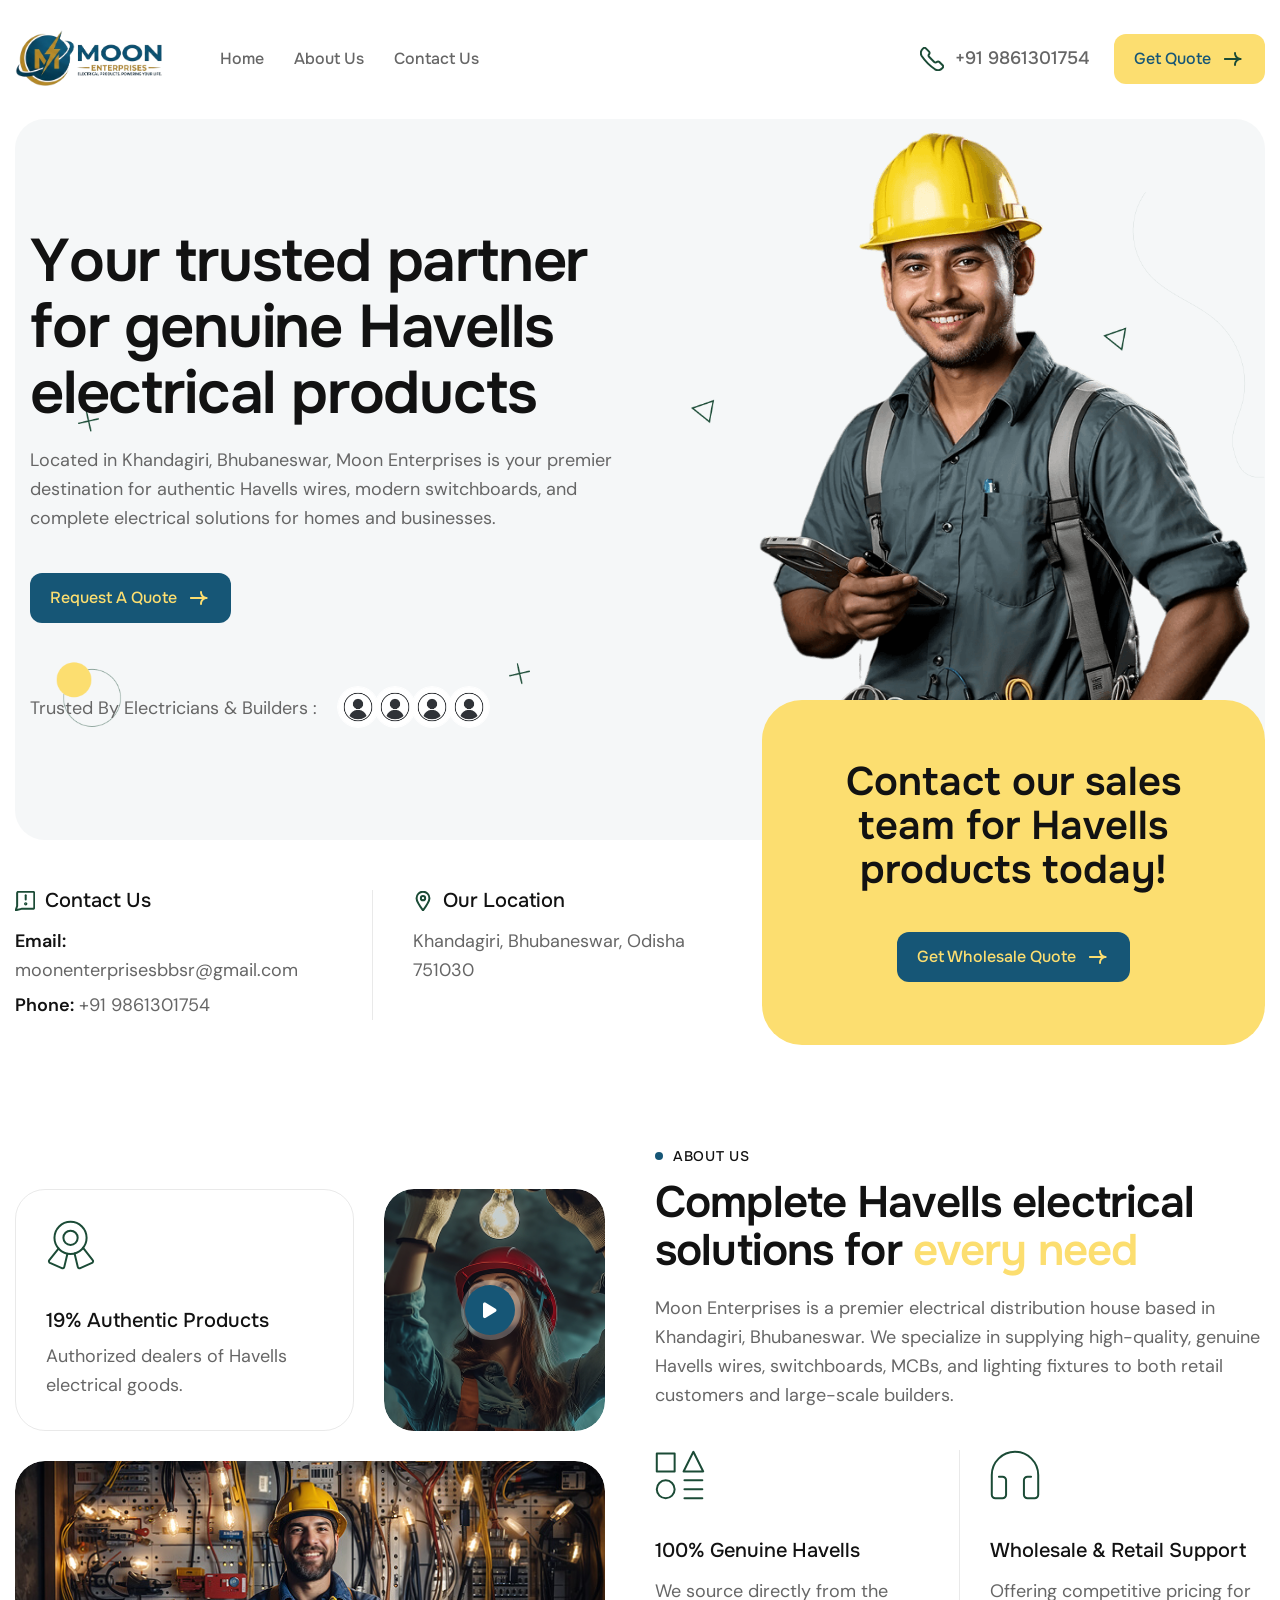
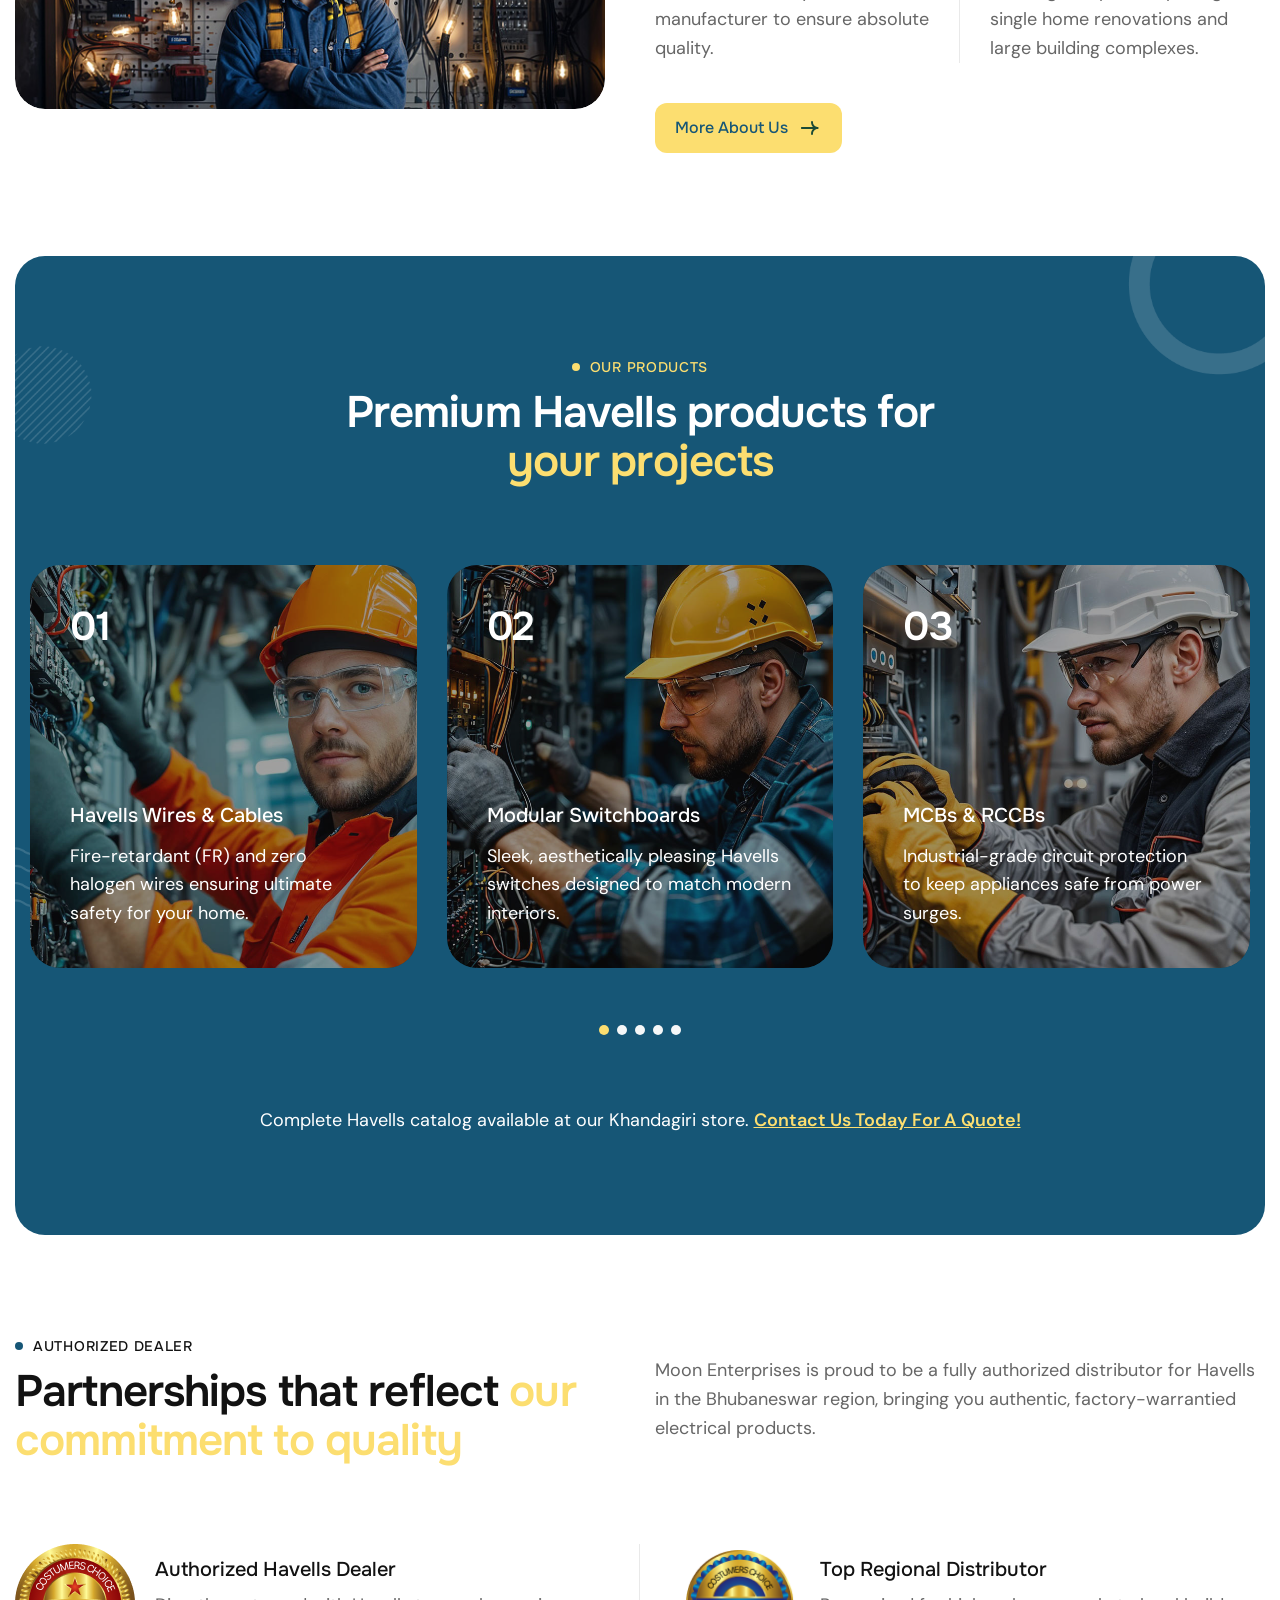
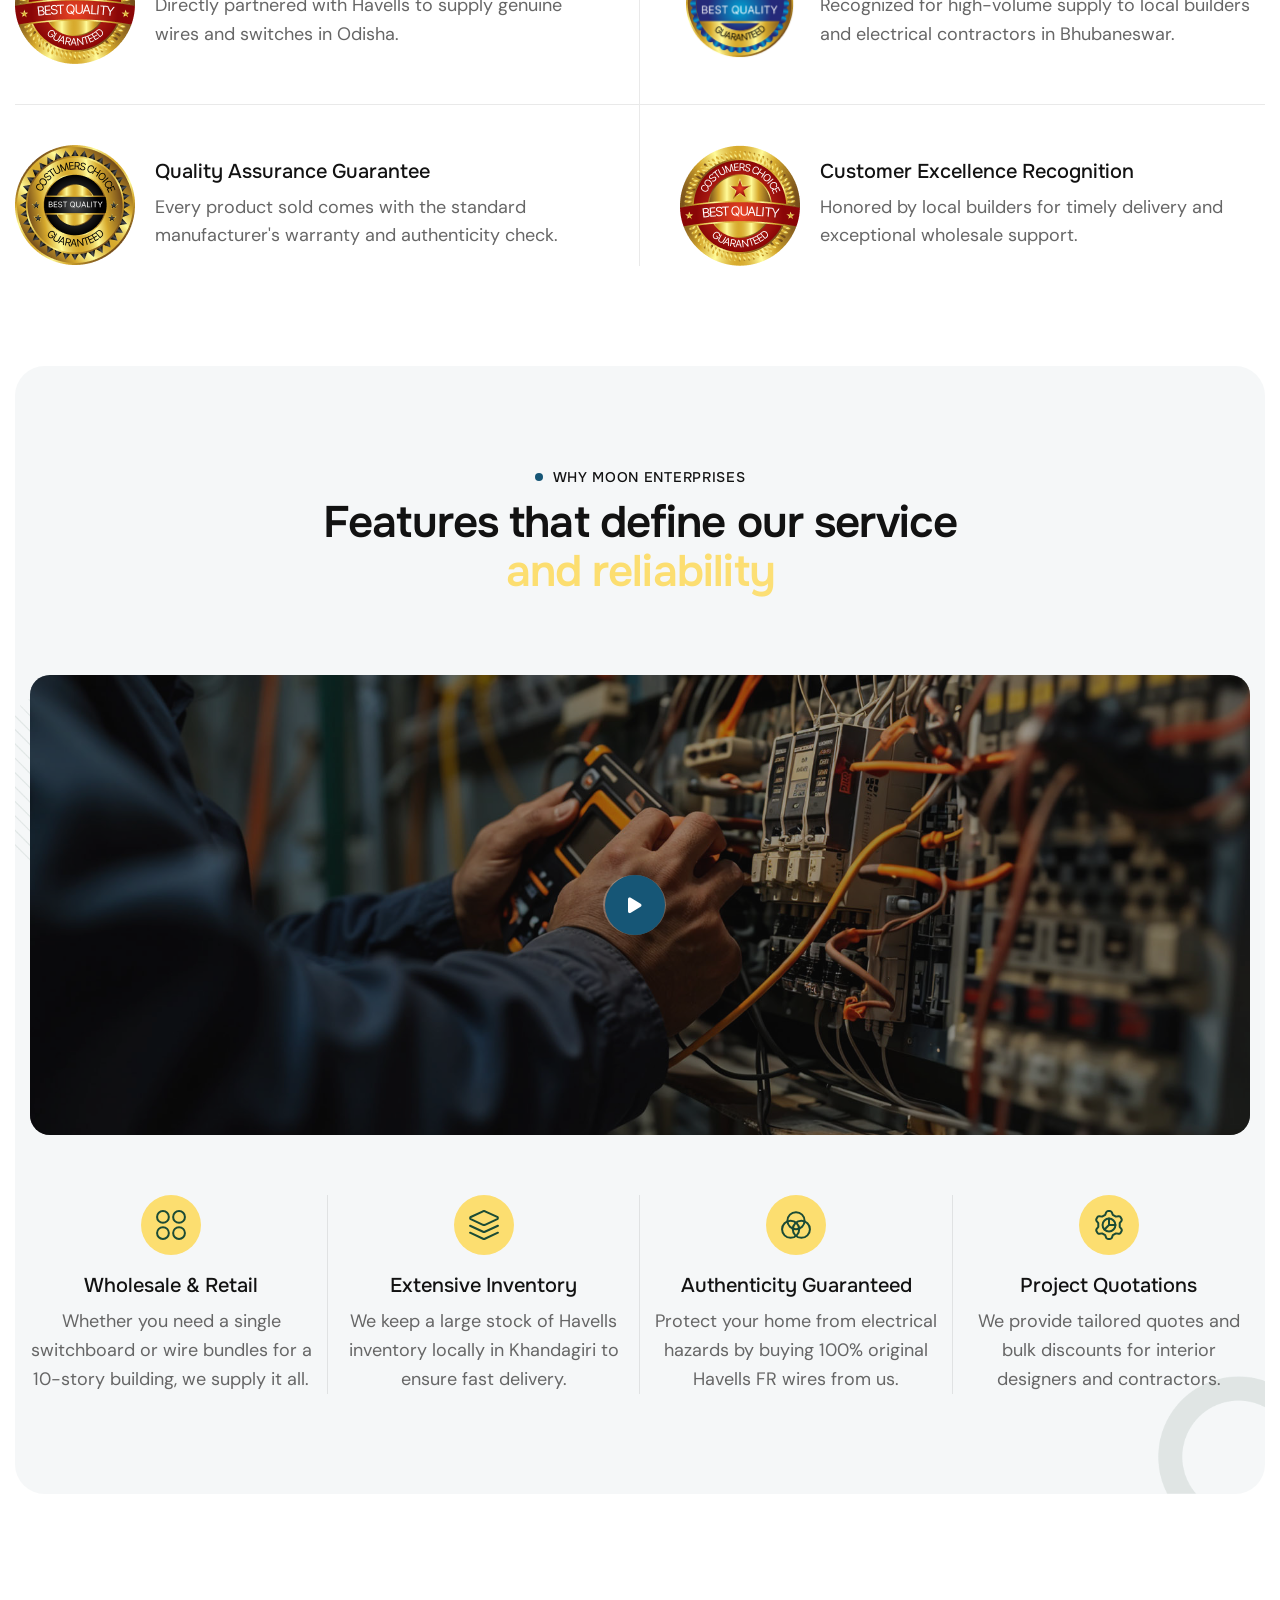
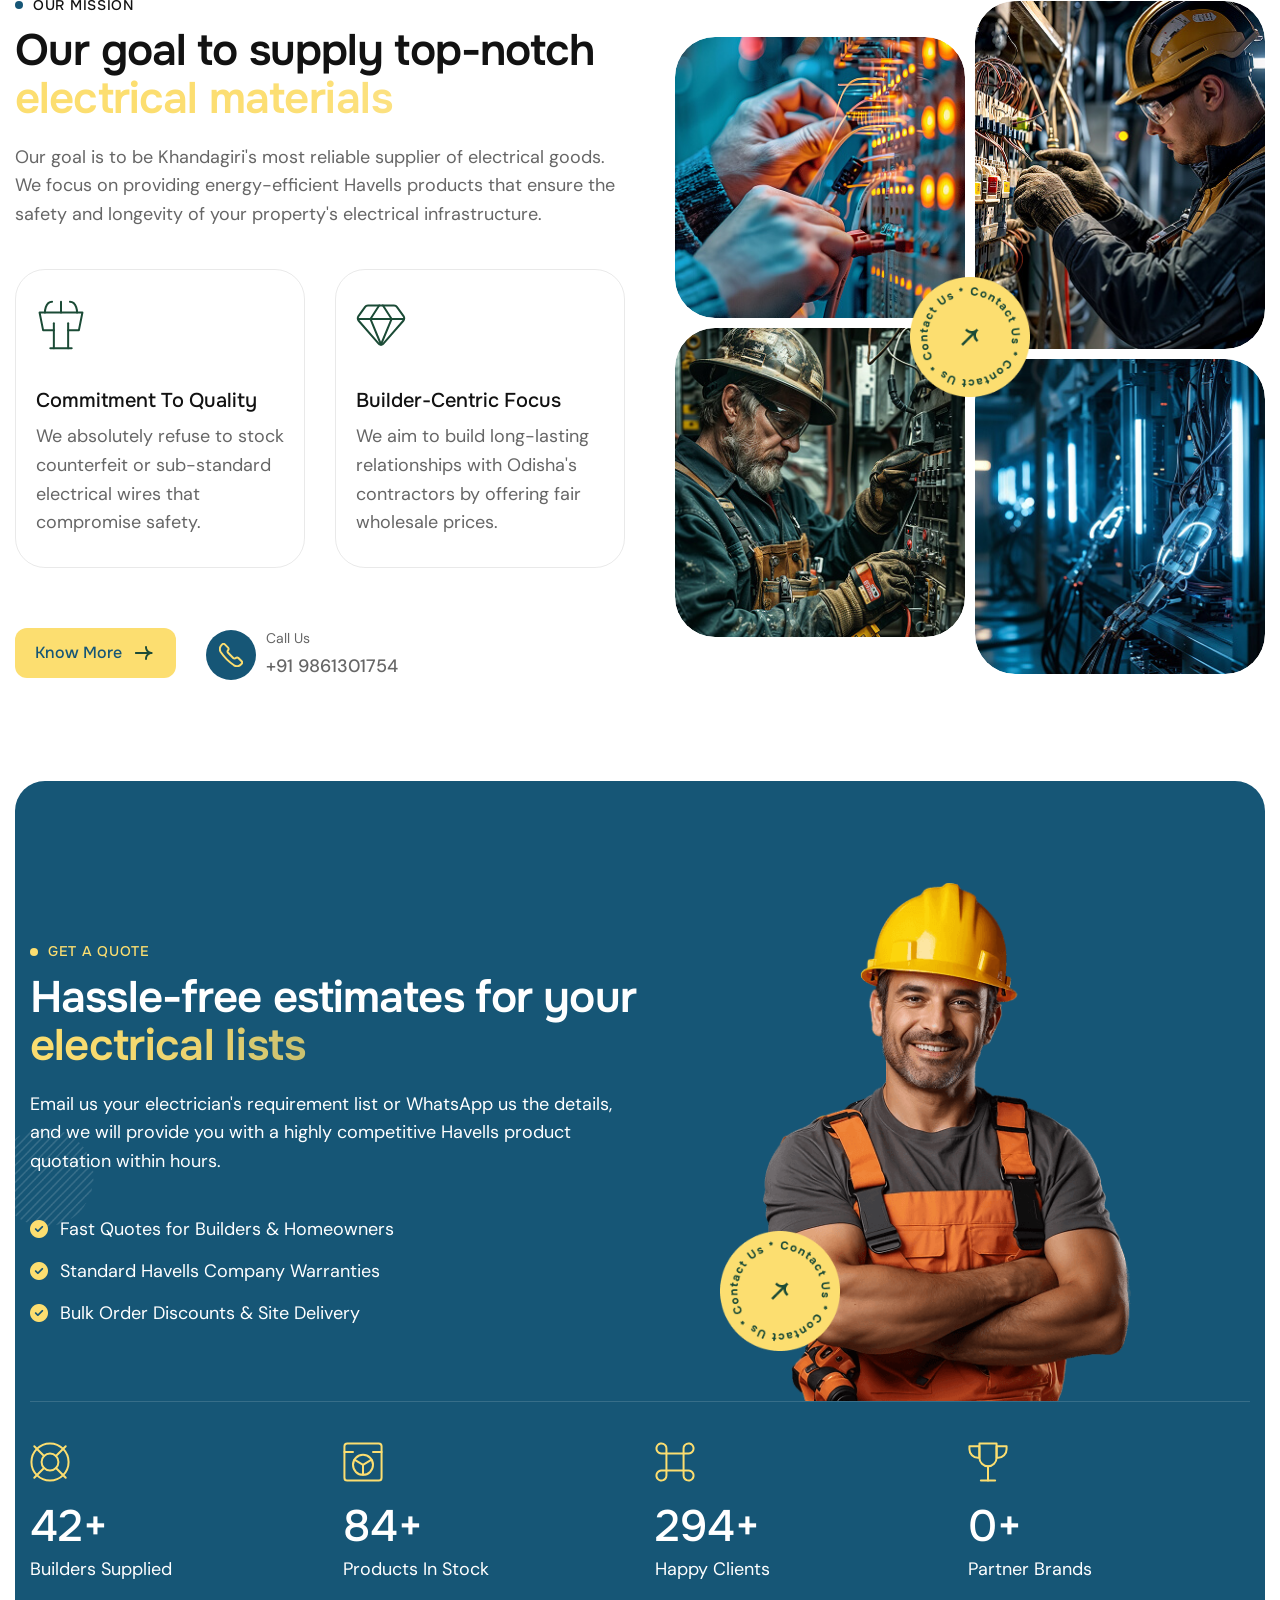
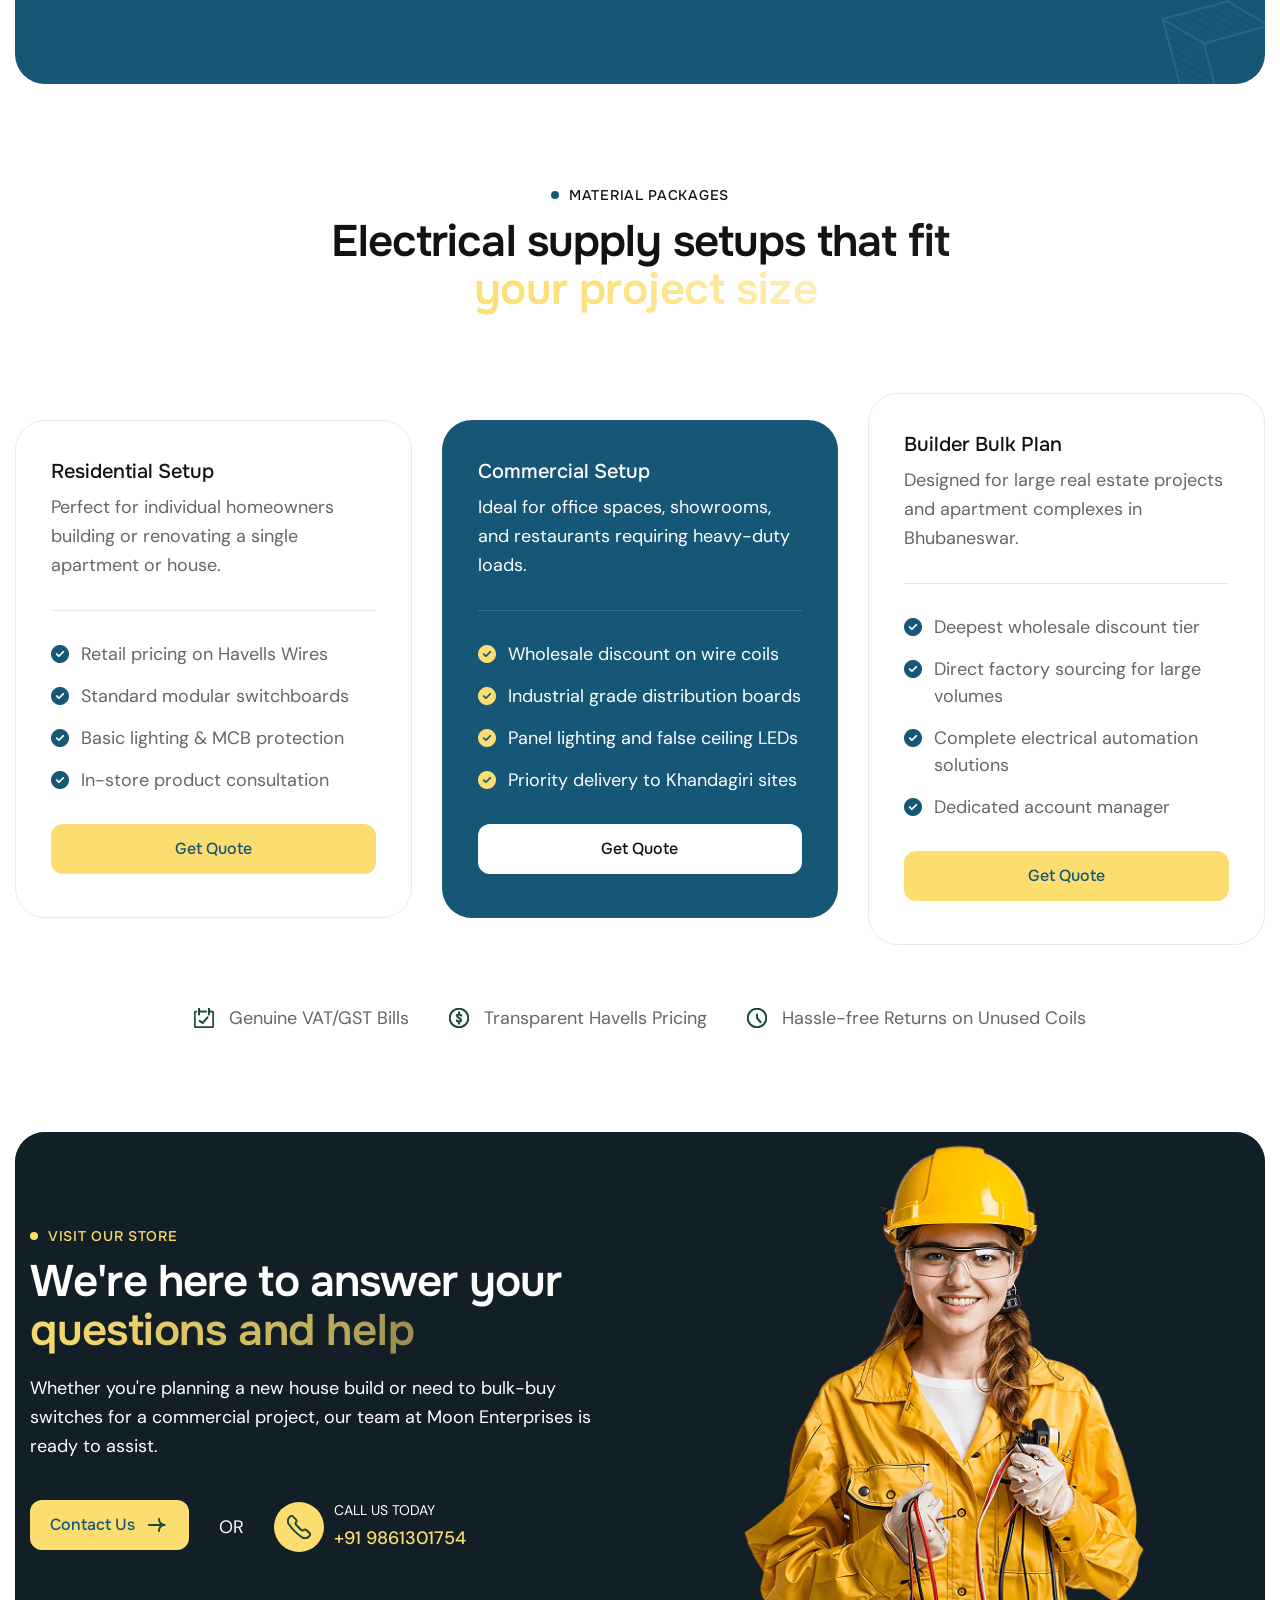
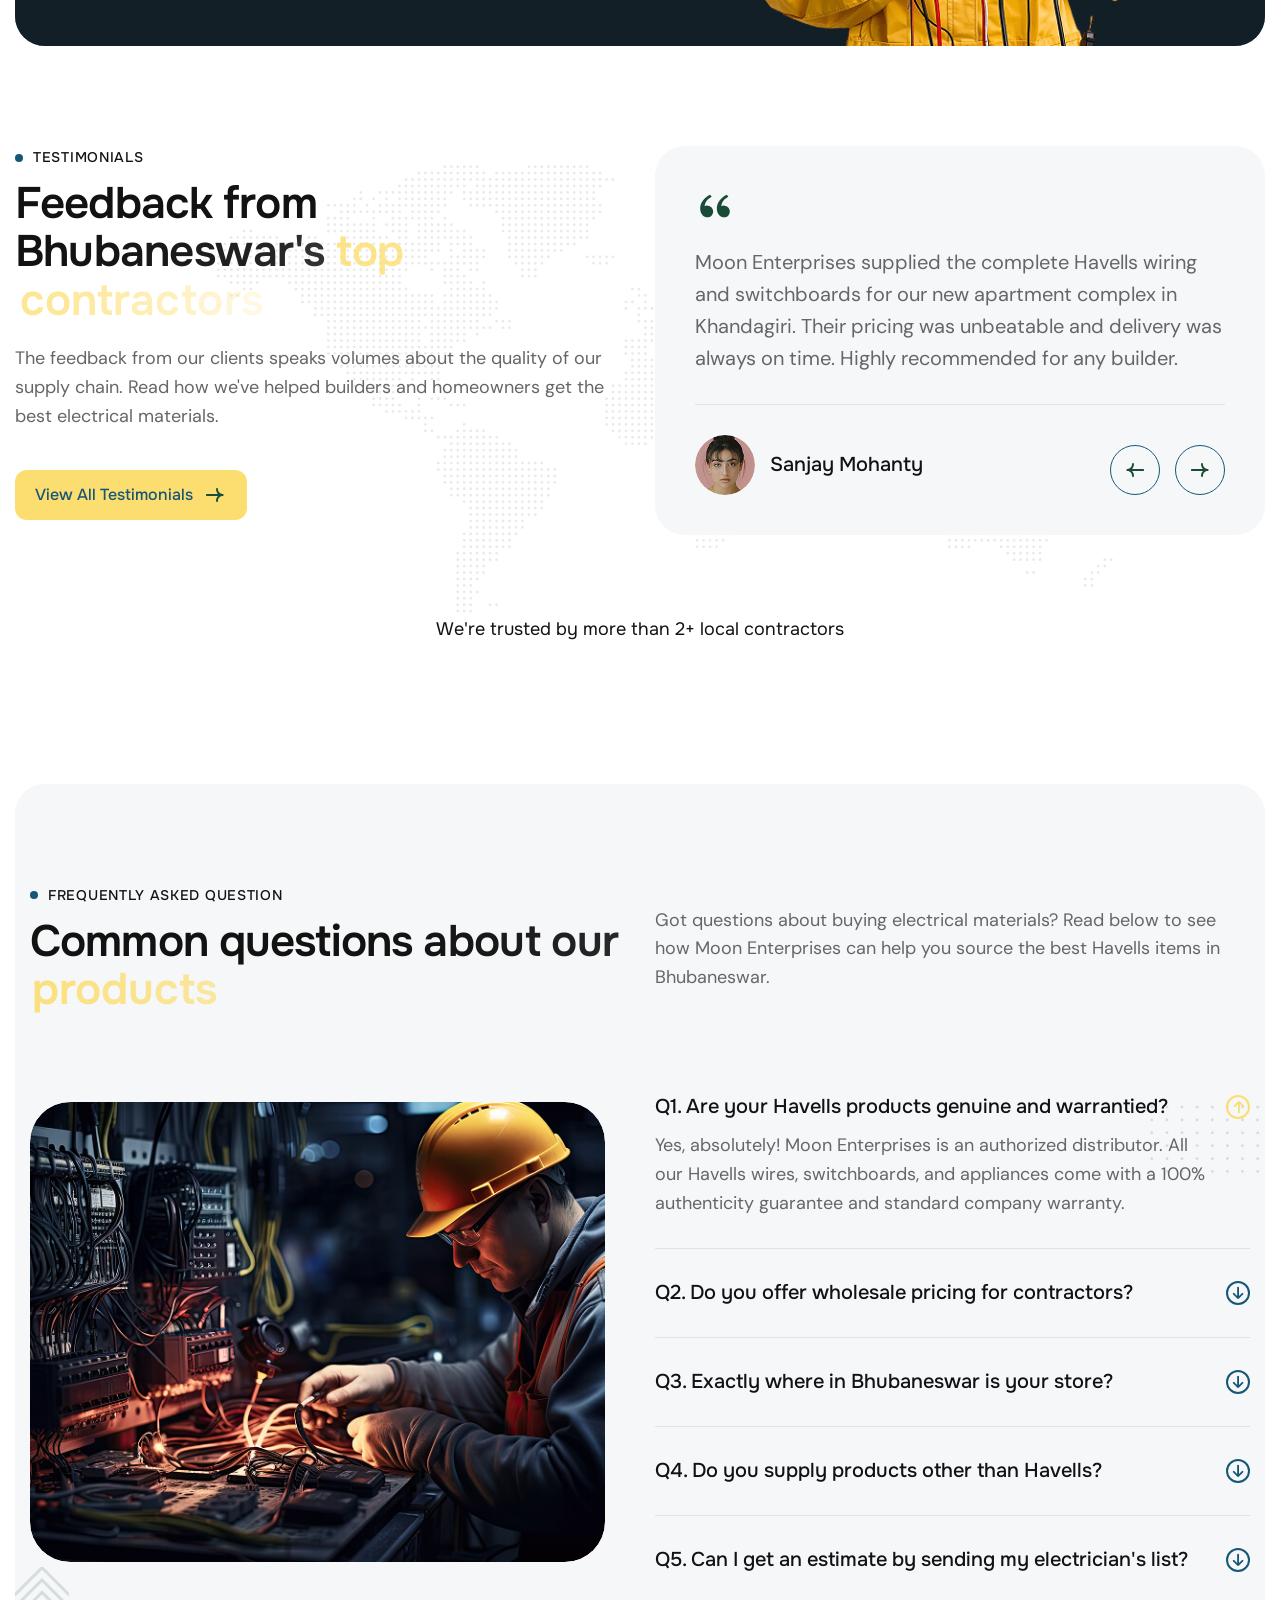
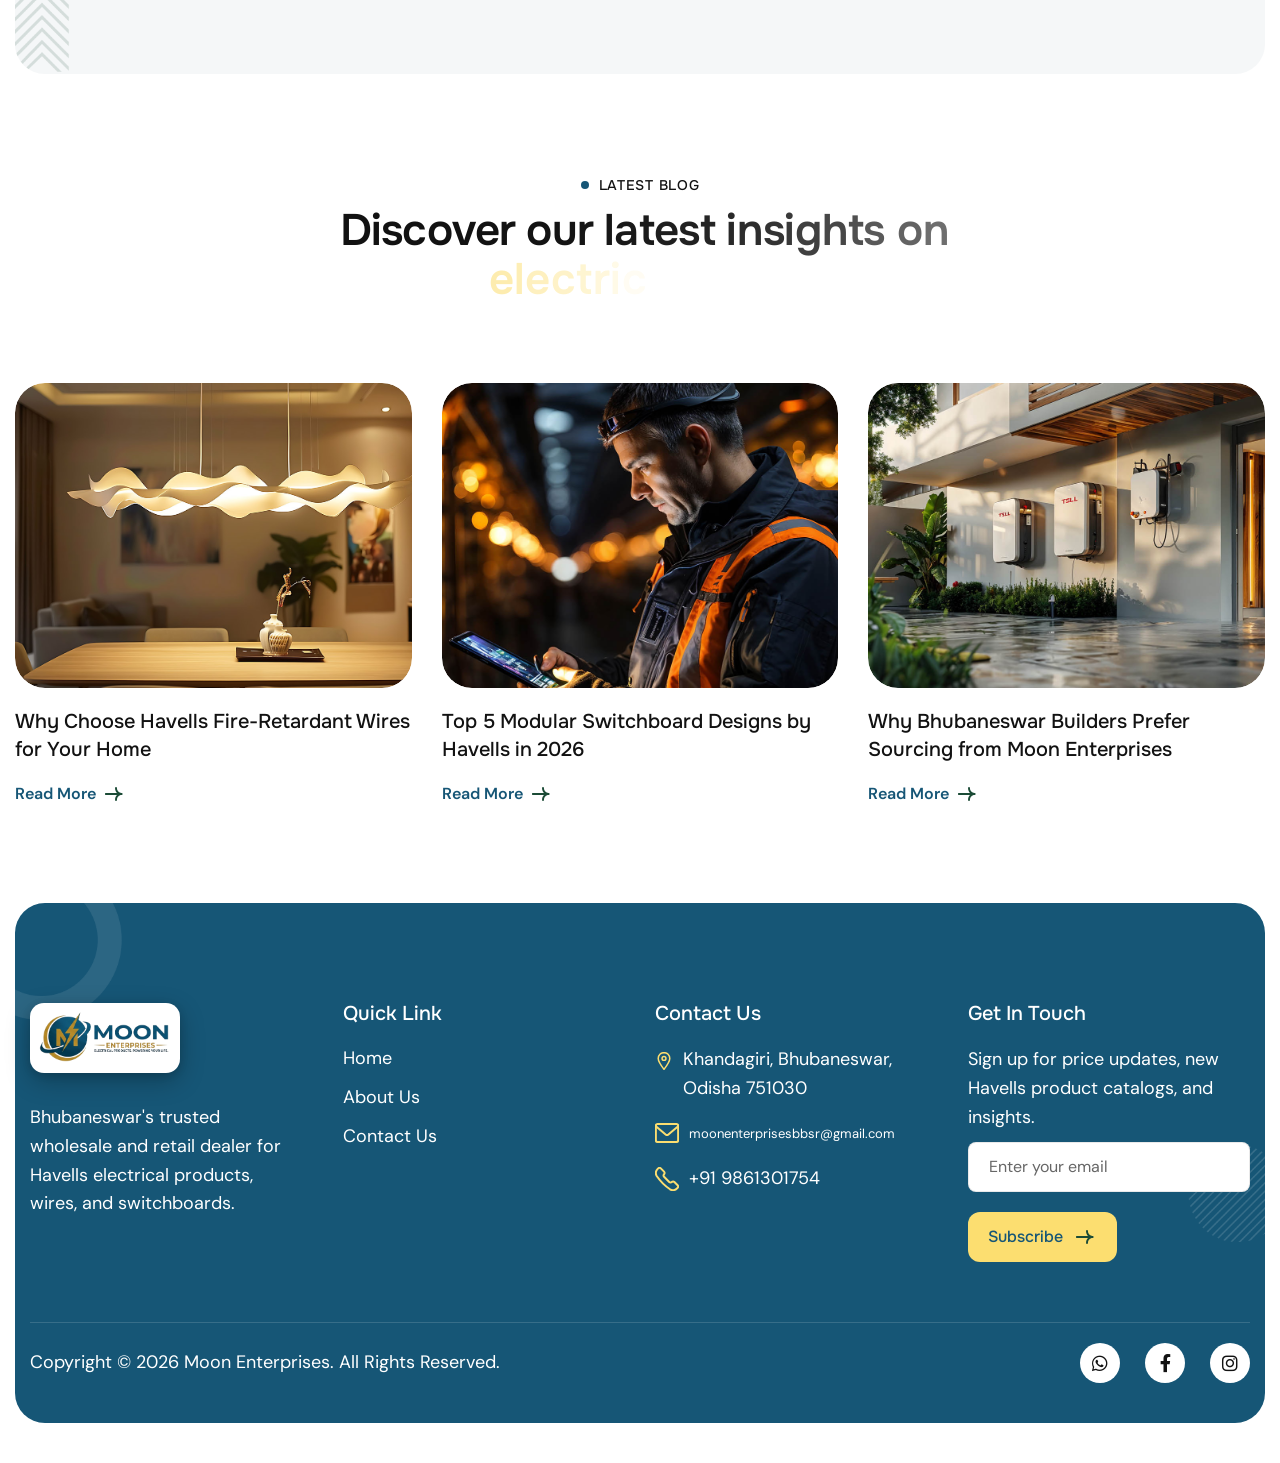
<file: index.html>
<!DOCTYPE html>
<html lang="zxx">

<head>
	<meta charset="utf-8">
	<meta http-equiv="X-UA-Compatible" content="IE=edge">
	<meta name="viewport" content="width=device-width, initial-scale=1.0, maximum-scale=1">
	<meta name="description" content="Moon Enterprises - Authorized dealer of Havells electrical products, wires, and switchboards in Khandagiri, Bhubaneswar, Odisha.">
	<meta name="keywords" content="Moon Enterprises, Havells, Wires, Switchboards, Electricals, Bhubaneswar, Khandagiri, Odisha">
	<meta name="author" content="Moon Enterprises">
	<title>Moon Enterprises - Havells Electrical Products | Bhubaneswar</title>
	<link rel="shortcut icon" type="image/x-icon" href="images/favicon.png">
	<link rel="preconnect" href="https://fonts.googleapis.com/">
    <link rel="preconnect" href="https://fonts.gstatic.com/" crossorigin>
    <link href="https://fonts.googleapis.com/css2?family=DM+Sans:ital,opsz,wght@0,9..40,100..1000;1,9..40,100..1000&amp;family=Onest:wght@100..900&amp;display=swap" rel="stylesheet">
	<link href="css/bootstrap.min.css" rel="stylesheet" media="screen">
	<link href="css/slicknav.min.css" rel="stylesheet">
	<link rel="stylesheet" href="css/swiper-bundle.min.css">
	<link href="css/all.min.css" rel="stylesheet" media="screen">
	<link href="css/animate.css" rel="stylesheet">
    <link rel="stylesheet" href="css/magnific-popup.css">
	<link rel="stylesheet" href="css/mousecursor.css">
	<link href="css/custom.css" rel="stylesheet" media="screen">
</head>
<body>

    <div class="preloader">
		<div class="loading-container">
			<div class="loading"></div>
			<div id="loading-icon"><img src="images/loader.svg" alt=""></div>
		</div>
	</div>
	<div id="site-header"></div>

	<div class="hero bg-section">
        <div class="container">
            <div class="row align-items-center">
                <div class="col-lg-7">
                    <div class="hero-content">
                        <div class="section-title">
                            <h1 class="text-anime-style-2" data-cursor="-opaque">Your trusted partner for genuine Havells electrical products</h1>
                            <p class="wow fadeInUp" data-wow-delay="0.2s">Located in Khandagiri, Bhubaneswar, Moon Enterprises is your premier destination for authentic Havells wires, modern switchboards, and complete electrical solutions for homes and businesses.</p>
                        </div>
                        <div class="hero-body wow fadeInUp" data-wow-delay="0.4s">
                            <div class="hero-btn">
                                <a href="contact.html" class="btn-default btn-highlighted">Request A Quote</a>
                            </div>
                        </div>
                        <div class="satisfied-customer-box wow fadeInUp" data-wow-delay="0.6s">
                            <div class="customer-image-content">
                                <p>Trusted By Electricians & Builders :</p>
                            </div>
                            <div class="satisfied-customer-images">
                                <div class="customer-image">
                                    <figure class="image-anime">
                                        <img src="images/user.jpg" alt="">
                                    </figure>
                                </div>
                                <div class="customer-image">
                                    <figure class="image-anime">
                                        <img src="images/user.jpg" alt="">
                                    </figure>
                                </div>
                                <div class="customer-image">
                                    <figure class="image-anime">
                                        <img src="images/user.jpg" alt="">
                                    </figure>
                                </div>
                                <div class="customer-image">
                                    <figure class="image-anime">
                                        <img src="images/user.jpg" alt="">
                                    </figure>
                                </div>
                                </div>
                            </div>
                        </div>
                    </div>

                <div class="col-lg-5">
                    <div class="hero-image">
                        <img src="images/hero-img.png" alt="Moon Enterprises Store">
                    </div>
                    </div>
            </div>
        </div>
    </div>
    <div class="hero-cta-box">
        <div class="container">
            <div class="row">
                <div class="col-lg-7 order-lg-1 order-2">
                    <div class="hero-cta-info">
                        <div class="hero-cta-item wow fadeInUp">
                            <div class="hero-cta-item-header">
                                <div class="icon-box">
                                    <img src="images/icon-contact-now.svg" alt="">
                                </div>
                                <div class="hero-cta-item-title">
                                    <h3>Contact Us</h3>
                                </div>
                            </div>
                            <div class="hero-cta-item-content">
                                <p><a href="mailto:moonenterprisesbbsr@gmail.com"><span>Email:</span> moonenterprisesbbsr@gmail.com</a></p>
                                <p><a href="tel:+919861301754"><span>Phone:</span> +91 9861301754</a></p>
                            </div>
                            </div>
                        <div class="hero-cta-item wow fadeInUp" data-wow-delay="0.2s">
                            <div class="hero-cta-item-header">
                                <div class="icon-box">
                                    <img src="images/icon-location.svg" alt="">
                                </div>
                                <div class="hero-cta-item-title">
                                    <h3>Our Location</h3>
                                </div>
                            </div>
                            <div class="hero-cta-item-content">
                                <p>Khandagiri, Bhubaneswar, Odisha 751030</p>
                            </div>
                            </div>
                        </div>
                </div>

                <div class="col-lg-5 order-lg-2 order-1">
                    <div class="our-expert-box">
                        <h2 class="wow fadeInUp" data-wow-delay="0.4s">Contact our sales team for Havells products today!</h2>
                        <a href="contact.html" class="btn-default btn-highlighted wow fadeInUp" data-wow-delay="0.4s">Get Wholesale Quote</a>
                    </div>
                    </div>
            </div>
        </div>
    </div>
    <div class="about-us">
        <div class="container">
            <div class="row align-items-center">
                <div class="col-lg-6">
                    <div class="about-images">
                        <div class="about-experience-box wow fadeInUp">
                            <div class="icon-box">
                                <img src="images/icon-about-experience.svg" alt="">
                            </div>
                            <div class="about-experience-content">
                                <h3><span class="counter">100</span>% Authentic Products</h3>
                                <p>Authorized dealers of Havells electrical goods.</p>
                            </div>
                        </div>
                        <div class="about-video-image wow fadeInUp" data-wow-delay="0.2s">
                            <figure class="image-anime">
                                <img src="images/about-image-1.jpg" alt="">
                            </figure>

                            <div class="video-play-button btn-effect">
                                <a href="#" class="popup-video" data-cursor-text="Play">
                                    <i class="fa-solid fa-play"></i>
                                </a>
                            </div>
                            </div>
                        <div class="about-image">
                            <figure class="image-anime reveal">
                                <img src="images/about-image-2.jpg" alt="">
                            </figure>
                        </div>
                        </div>
                    </div>

                <div class="col-lg-6">
                    <div class="about-us-content">
                        <div class="section-title">
                            <h3 class="wow fadeInUp">about us</h3>
                            <h2 class="text-anime-style-2" data-cursor="-opaque">Complete Havells electrical solutions for <span>every need</span></h2>
                            <P class="wow fadeInUp" data-wow-delay="0.2s">Moon Enterprises is a premier electrical distribution house based in Khandagiri, Bhubaneswar. We specialize in supplying high-quality, genuine Havells wires, switchboards, MCBs, and lighting fixtures to both retail customers and large-scale builders.</P>
                        </div>
                        <div class="about-content-body wow fadeInUp" data-wow-delay="0.4s">
                            <div class="about-service-item">
                                <div class="icon-box">
                                    <img src="images/icon-about-service-1.svg" alt="">
                                </div>
                                <div class="about-service-item-content">
                                    <h3>100% Genuine Havells</h3>
                                    <p>We source directly from the manufacturer to ensure absolute quality.</p>
                                </div>
                            </div>
                            <div class="about-service-item">
                                <div class="icon-box">
                                    <img src="images/icon-about-service-2.svg" alt="">
                                </div>
                                <div class="about-service-item-content">
                                    <h3>Wholesale & Retail Support</h3>
                                    <p>Offering competitive pricing for single home renovations and large building complexes.</p>
                                </div>
                            </div>
                            </div>
                        <div class="about-content-btn wow fadeInUp" data-wow-delay="0.6s">
                            <a href="about.html" class="btn-default">more about us</a>
                        </div>
                        </div>
                    </div>
            </div>
        </div>
    </div>
    <div class="our-services bg-section dark-section">
        <div class="container">
            <div class="row section-row align-items-center">
                <div class="col-lg-12">
                    <div class="section-title section-title-center">
                        <h3 class="wow fadeInUp">Our Products</h3>
                        <h2 class="text-anime-style-2" data-cursor="-opaque">Premium Havells products for <span>your projects</span></h2>
                    </div>
                    </div>
            </div>
            
            <div class="row">
                <div class="col-lg-12">
                    <div class="services-slider">
                        <div class="swiper">
                            <div class="swiper-wrapper">
                                <div class="swiper-slide">
                                    <div class="service-item">
                                        <div class="service-image">
                                            <a href="service-single.html" data-cursor-text="View">
                                                <figure class="image-anime">
                                                    <img src="images/service-image-1.jpg" alt="">
                                                </figure>
                                            </a>
                                        </div>
                                        <div class="service-no">
                                            <h2>01</h2>
                                        </div>
                                        <div class="service-content">
                                            <h3><a href="service-single.html">Havells Wires & Cables</a></h3>
                                            <p>Fire-retardant (FR) and zero halogen wires ensuring ultimate safety for your home.</p>
                                        </div>
                                        </div>
                                </div>
                                <div class="swiper-slide">
                                    <div class="service-item">
                                        <div class="service-image">
                                            <a href="service-single.html" data-cursor-text="View">
                                                <figure class="image-anime">
                                                    <img src="images/service-image-2.jpg" alt="">
                                                </figure>
                                            </a>
                                        </div>
                                        <div class="service-no">
                                            <h2>02</h2>
                                        </div>
                                        <div class="service-content">
                                            <h3><a href="service-single.html">Modular Switchboards</a></h3>
                                            <p>Sleek, aesthetically pleasing Havells switches designed to match modern interiors.</p>
                                        </div>
                                        </div>
                                </div>
                                <div class="swiper-slide">
                                    <div class="service-item">
                                        <div class="service-image">
                                            <a href="service-single.html" data-cursor-text="View">
                                                <figure class="image-anime">
                                                    <img src="images/service-image-3.jpg" alt="">
                                                </figure>
                                            </a>
                                        </div>
                                        <div class="service-no">
                                            <h2>03</h2>
                                        </div>
                                        <div class="service-content">
                                            <h3><a href="service-single.html">MCBs & RCCBs</a></h3>
                                            <p>Industrial-grade circuit protection to keep appliances safe from power surges.</p>
                                        </div>
                                        </div>
                                </div>
                                <div class="swiper-slide">
                                    <div class="service-item">
                                        <div class="service-image">
                                            <a href="service-single.html" data-cursor-text="View">
                                                <figure class="image-anime">
                                                    <img src="images/service-image-4.jpg" alt="">
                                                </figure>
                                            </a>
                                        </div>
                                        <div class="service-no">
                                            <h2>04</h2>
                                        </div>
                                        <div class="service-content">
                                            <h3><a href="service-single.html">LED Lighting Solutions</a></h3>
                                            <p>Energy-efficient Havells LED panels, downlights, and outdoor fixtures.</p>
                                        </div>
                                        </div>
                                </div>
                                <div class="swiper-slide">
                                    <div class="service-item">
                                        <div class="service-image">
                                            <a href="service-single.html" data-cursor-text="View">
                                                <figure class="image-anime">
                                                    <img src="images/service-image-5.jpg" alt="">
                                                </figure>
                                            </a>
                                        </div>
                                        <div class="service-no">
                                            <h2>05</h2>
                                        </div>
                                        <div class="service-content">
                                            <h3><a href="service-single.html">Home Automation</a></h3>
                                            <p>Smart switchboards and relays to control your home's lighting from your phone.</p>
                                        </div>
                                        </div>
                                </div>
                                </div>
                            <div class="services-pagination"></div>
                        </div>
                    </div>
                    </div>

                <div class="col-lg-12">
                    <div class="section-footer-text wow fadeInUp" data-wow-delay="0.2s">
                        <p>Complete Havells catalog available at our Khandagiri store. <a href="contact.html">Contact us today for a quote!</a></p>
                    </div>
                    </div>
            </div>
        </div>
    </div>
    <div class="our-awards">
        <div class="container">
            <div class="row section-row align-items-center">
                <div class="col-lg-6">
                    <div class="section-title">
                        <h3 class="wow fadeInUp">Authorized Dealer</h3>
                        <h2 class="text-anime-style-2" data-cursor="-opaque">Partnerships that reflect <span>our commitment to quality</span></h2>
                    </div>
                    </div>

                <div class="col-lg-6">
                    <div class="section-title-content wow fadeInUp" data-wow-delay="0.2s">
                        <p>Moon Enterprises is proud to be a fully authorized distributor for Havells in the Bhubaneswar region, bringing you authentic, factory-warrantied electrical products.</p>
                    </div>
                    </div>
            </div>

            <div class="row">
                <div class="col-lg-12">
                    <div class="our-awards-list wow fadeInUp" data-wow-delay="0.4s">
                        <div class="awards-item">
                            <div class="icon-box">
                                <img src="images/awards-1.png" alt="">
                            </div>

                            <div class="awards-item-content">
                                <h3>Authorized Havells Dealer</h3>
                                <p>Directly partnered with Havells to supply genuine wires and switches in Odisha.</p>
                            </div>
                        </div>
                        <div class="awards-item">
                            <div class="icon-box">
                                <img src="images/awards-2.png" alt="">
                            </div>

                            <div class="awards-item-content">
                                <h3>Top Regional Distributor</h3>
                                <p>Recognized for high-volume supply to local builders and electrical contractors in Bhubaneswar.</p>
                            </div>
                        </div>
                        <div class="awards-item">
                            <div class="icon-box">
                                <img src="images/awards-3.png" alt="">
                            </div>

                            <div class="awards-item-content">
                                <h3>Quality Assurance Guarantee</h3>
                                <p>Every product sold comes with the standard manufacturer's warranty and authenticity check.</p>
                            </div>
                        </div>
                        <div class="awards-item">
                            <div class="icon-box">
                                <img src="images/awards-4.png" alt="">
                            </div>

                            <div class="awards-item-content">
                                <h3>Customer Excellence Recognition</h3>
                                <p>Honored by local builders for timely delivery and exceptional wholesale support.</p>
                            </div>
                        </div>
                        </div>
                    </div>
            </div>
        </div>
    </div>
    <div class="our-features bg-section">
        <div class="container">
            <div class="row section-row align-items-center">
                <div class="col-lg-12">
                    <div class="section-title section-title-center">
                        <h3 class="wow fadeInUp">Why Moon Enterprises</h3>
                        <h2 class="text-anime-style-2" data-cursor="-opaque">Features that define our service <span>and reliability</span></h2>
                    </div>
                    </div>
            </div>

            <div class="row">
                <div class="col-lg-12">
                    <div class="intro-video-box">
                        <div class="intro-bg-image">
                            <a href="#" class="popup-video" data-cursor-text="Play">
                                <figure class="image-anime">
                                    <img src="images/intro-bg-image.jpg" alt="">
                                </figure>
                            </a>                            
                        </div>
                        <div class="video-play-button btn-effect">
                            <a href="#" class="popup-video" data-cursor-text="Play">
                                <i class="fa-solid fa-play"></i>
                            </a>
                        </div>
                        </div>
                    <div class="our-features-list">
                        <div class="features-item wow fadeInUp">
                            <div class="icon-box">
                                <img src="images/icon-features-list-1.svg" alt="">
                            </div>
                            <div class="features-item-content">
                                <h3>Wholesale & Retail</h3>
                                <p>Whether you need a single switchboard or wire bundles for a 10-story building, we supply it all.</p>
                            </div>
                        </div>
                        <div class="features-item wow fadeInUp" data-wow-delay="0.2s">
                            <div class="icon-box">
                                <img src="images/icon-features-list-2.svg" alt="">
                            </div>
                            <div class="features-item-content">
                                <h3>Extensive Inventory</h3>
                                <p>We keep a large stock of Havells inventory locally in Khandagiri to ensure fast delivery.</p>
                            </div>
                        </div>
                        <div class="features-item wow fadeInUp" data-wow-delay="0.4s">
                            <div class="icon-box">
                                <img src="images/icon-features-list-3.svg" alt="">
                            </div>
                            <div class="features-item-content">
                                <h3>Authenticity Guaranteed</h3>
                                <p>Protect your home from electrical hazards by buying 100% original Havells FR wires from us.</p>
                            </div>
                        </div>
                        <div class="features-item wow fadeInUp" data-wow-delay="0.6s">
                            <div class="icon-box">
                                <img src="images/icon-features-list-4.svg" alt="">
                            </div>
                            <div class="features-item-content">
                                <h3>Project Quotations</h3>
                                <p>We provide tailored quotes and bulk discounts for interior designers and contractors.</p>
                            </div>
                        </div>
                        </div>
                    </div>
            </div>
        </div>
    </div>
    <div class="our-goals">
        <div class="container">
            <div class="row align-items-center">
                <div class="col-lg-6">
                    <div class="our-goals-content">
                        <div class="section-title">
                            <h3 class="wow fadeInUp">our mission</h3>
                            <h2 class="text-anime-style-2" data-cursor="-opaque">Our goal to supply top-notch <span>electrical materials</span></h2>
                            <p class="wow fadeInUp" data-wow-delay="0.2s">Our goal is to be Khandagiri's most reliable supplier of electrical goods. We focus on providing energy-efficient Havells products that ensure the safety and longevity of your property's electrical infrastructure.</p>
                        </div>
                        <div class="goals-content-body wow fadeInUp" data-wow-delay="0.4s">
                            <div class="goals-item">
                                <div class="icon-box">
                                    <img src="images/icon-goals-item-1.svg" alt="">
                                </div>
                                <div class="goals-item-content">
                                    <h3>Commitment to Quality</h3>
                                    <p>We absolutely refuse to stock counterfeit or sub-standard electrical wires that compromise safety.</p>
                                </div>
                            </div>
                            <div class="goals-item">
                                <div class="icon-box">
                                    <img src="images/icon-goals-item-2.svg" alt="">
                                </div>
                                <div class="goals-item-content">
                                    <h3>Builder-Centric Focus</h3>
                                    <p>We aim to build long-lasting relationships with Odisha's contractors by offering fair wholesale prices.</p>
                                </div>
                            </div>
                            </div>
                        <div class="goals-content-footer wow fadeInUp" data-wow-delay="0.6s">
                            <div class="goals-content-btn">
                                <a href="about.html" class="btn-default">know more</a>
                            </div>
                            <div class="contact-now-box">
                                <div class="icon-box">
                                    <img src="images/icon-phone-accent.svg" alt="">
                                </div>
                                <div class="contact-now-box-content">
                                    <span>Call Us</span>
                                    <p><a href="tel:+919861301754">+91 9861301754</a></p>
                                </div>
                            </div>
                            </div>
                        </div>
                </div>

                <div class="col-lg-6">
                    <div class="our-goals-images">
                        <div class="goals-image-box">
                            <div class="goals-img-1">
                                <figure class="image-anime reveal">
                                    <img src="images/our-goals-img-1.jpg" alt="">
                                </figure>
                            </div>
                            <div class="goals-img-2">
                                <figure class="image-anime reveal">
                                    <img src="images/our-goals-img-2.jpg" alt="">
                                </figure>
                            </div>
                            </div>
                        <div class="goals-image-box">
                            <div class="goals-img-3">
                                <figure class="image-anime reveal">
                                    <img src="images/our-goals-img-3.jpg" alt="">
                                </figure>
                            </div>
                            <div class="goals-img-4">
                                <figure class="image-anime reveal">
                                    <img src="images/our-goals-img-4.jpg" alt="">
                                </figure>
                            </div>
                            </div>
                        <div class="contact-now-circle">
                            <a href="contact.html"><img src="images/contact-now-circle.png" alt=""></a>
                        </div>
                        </div>
                    </div>
            </div>
        </div>
    </div>
    <div class="our-facts bg-section dark-section">
        <div class="container">
            <div class="row">
                <div class="col-lg-12">
                    <div class="our-facts-box">
                        <div class="our-facts-content">
                            <div class="section-title">
                                <h3 class="wow fadeInUp">get a quote</h3>
                                <h2 class="text-anime-style-2" data-cursor="-opaque">Hassle-free estimates for your <span>electrical lists</span></h2>
                                <p class="wow fadeInUp" data-wow-delay="0.2s">Email us your electrician's requirement list or WhatsApp us the details, and we will provide you with a highly competitive Havells product quotation within hours.</p>
                            </div>
                            <div class="our-facts-list wow fadeInUp" data-wow-delay="0.4s">
                                <ul>
                                    <li>Fast Quotes for Builders & Homeowners</li>
                                    <li>Standard Havells Company Warranties</li>
                                    <li>Bulk Order Discounts & Site Delivery</li>
                                </ul>
                            </div>
                            </div>
                        <div class="our-facts-image">
                            <figure>
                                <img src="images/facts-image.png" alt="">
                            </figure>

                            <div class="contact-now-circle">
                                <a href="contact.html"><img src="images/contact-now-circle.png" alt=""></a>
                            </div>
                            </div>
                        </div>
                    </div>

                <div class="col-lg-12">
                    <div class="facts-counter-box">
                        <div class="facts-counter-item">
                            <img src="images/icon-facts-counter-1.svg" alt="">
                            <h2><span class="counter">500</span>+</h2>
                            <p>Builders Supplied</p>
                        </div>
                        <div class="facts-counter-item">
                            <img src="images/icon-facts-counter-2.svg" alt="">
                            <h2><span class="counter">1000</span>+</h2>
                            <p>Products In Stock</p>
                        </div>
                        <div class="facts-counter-item">
                            <img src="images/icon-facts-counter-3.svg" alt="">
                            <h2><span class="counter">3500</span>+</h2>
                            <p>Happy Clients</p>
                        </div>
                        <div class="facts-counter-item">
                            <img src="images/icon-facts-counter-4.svg" alt="">
                            <h2><span class="counter">10</span>+</h2>
                            <p>Partner Brands</p>
                        </div>
                        </div>
                    </div>
            </div>
        </div>
    </div>
    <div class="our-pricing">
        <div class="container">
            <div class="row section-row align-items-center">
                <div class="col-lg-12">
                    <div class="section-title section-title-center">
                        <h3 class="wow fadeInUp">Material Packages</h3>
                        <h2 class="text-anime-style-2" data-cursor="-opaque">Electrical supply setups that fit <span>your project size</span></h2>
                    </div>
                    </div>
            </div>

            <div class="row">
                <div class="col-lg-12">
                    <div class="our-pricing-box tab-content wow fadeInUp" data-wow-delay="0.2s" id="TabContent">
                        
                        <div class="pricing-tab-item tab-pane fade show active" id="monthly" role="tabpanel">
                            <div class="row align-items-center">
                                <div class="col-lg-4 col-md-6">
                                    <div class="pricing-item wow fadeInUp">
                                        <div class="pricing-header">
                                            <h3>Residential Setup</h3>
                                            <p>Perfect for individual homeowners building or renovating a single apartment or house.</p>
                                        </div>
                                        <div class="pricing-list">
                                            <ul>
                                                <li>Retail pricing on Havells Wires</li>
                                                <li>Standard modular switchboards</li>
                                                <li>Basic lighting & MCB protection</li>
                                                <li>In-store product consultation</li>
                                            </ul>
                                        </div>
                                        <div class="pricing-btn">
                                            <a href="contact.html" class="btn-default">get quote</a>
                                        </div>
                                    </div>
                                    </div>

                                <div class="col-lg-4 col-md-6">
                                    <div class="pricing-item highlighted-box wow fadeInUp">
                                        <div class="pricing-header">
                                            <h3>Commercial Setup</h3>
                                            <p>Ideal for office spaces, showrooms, and restaurants requiring heavy-duty loads.</p>
                                        </div>
                                        <div class="pricing-list">
                                            <ul>
                                                <li>Wholesale discount on wire coils</li>
                                                <li>Industrial grade distribution boards</li>
                                                <li>Panel lighting and false ceiling LEDs</li>
                                                <li>Priority delivery to Khandagiri sites</li>
                                            </ul>
                                        </div>
                                        <div class="pricing-btn">
                                            <a href="contact.html" class="btn-default btn-highlighted">get quote</a>
                                        </div>
                                    </div>
                                    </div>

                                <div class="col-lg-4 col-md-6">
                                    <div class="pricing-item wow fadeInUp">
                                        <div class="pricing-header">
                                            <h3>Builder Bulk Plan</h3>
                                            <p>Designed for large real estate projects and apartment complexes in Bhubaneswar.</p>
                                        </div>
                                        <div class="pricing-list">
                                            <ul>
                                                <li>Deepest wholesale discount tier</li>
                                                <li>Direct factory sourcing for large volumes</li>
                                                <li>Complete electrical automation solutions</li>
                                                <li>Dedicated account manager</li>
                                            </ul>
                                        </div>
                                        <div class="pricing-btn">
                                            <a href="contact.html" class="btn-default">get quote</a>
                                        </div>
                                    </div>
                                    </div>
                            </div>
                        </div>
                        <div class="col-lg-12">
                            <div class="pricing-benefit-list">
                                <ul>
                                    <li><img src="images/icon-pricing-benefit-1.svg" alt="">Genuine VAT/GST Bills</li>
                                    <li><img src="images/icon-pricing-benefit-2.svg" alt="">Transparent Havells Pricing</li>
                                    <li><img src="images/icon-pricing-benefit-3.svg" alt="">Hassle-free Returns on Unused Coils</li>
                                </ul>
                            </div>
                            </div>
                    </div>
                    </div>
            </div>
        </div>
    </div>
    <div class="cta-box bg-section dark-section parallaxie">
        <div class="container">
            <div class="row align-items-center">
                <div class="col-lg-6 col-md-7">
                    <div class="cta-box-content">
                        <div class="section-title">
                            <h3 class="wow fadeInUp">visit our store</h3>
                            <h2 class="text-anime-style-2" data-cursor="-opaque">We're here to answer your <span>questions and help</span></h2>
                            <p class="wow fadeInUp" data-wow-delay="0.2s">Whether you're planning a new house build or need to bulk-buy switches for a commercial project, our team at Moon Enterprises is ready to assist.</p>
                        </div>
                        <div class="cta-box-body wow fadeInUp" data-wow-delay="0.4s">
                            <div class="cta-box-btn">
                                <a href="contact.html" class="btn-default">contact us</a>
                            </div>
                            <span>or</span>
                            <div class="contact-now-box">
                                <div class="icon-box">
                                    <img src="images/icon-phone.svg" alt="">
                                </div>
                                <div class="contact-now-box-content">
                                    <span>Call Us Today</span>
                                    <p><a href="tel:+919861301754">+91 9861301754</a></p>
                                </div>
                            </div>
                            </div>
                        </div>
                    </div>

                <div class="col-lg-6 col-md-5">
                    <div class="cta-box-image">
                        <img src="images/cta-box-img.png" alt="">
                    </div>
                    </div>
            </div>
        </div>
    </div>
    <div class="our-testimonial">
        <div class="container">
            <div class="row">
                <div class="col-lg-6">
                    <div class="our-testimonial-content">
                        <div class="section-title">
                            <h3 class="wow fadeInUp">testimonials</h3>
                            <h2 class="text-anime-style-2" data-cursor="-opaque">Feedback from Bhubaneswar's <span>top contractors</span></h2>
                            <p class="wow fadeInUp" data-wow-delay="0.2s">The feedback from our clients speaks volumes about the quality of our supply chain. Read how we've helped builders and homeowners get the best electrical materials.</p>
                        </div>
                        <div class="testimonial-content-btn wow fadeInUp" data-wow-delay="0.4s">
                            <a href="testimonials.html" class="btn-default">view all testimonials</a>
                        </div>
                        </div>
                    </div>

                <div class="col-lg-6">
                    <div class="testimonial-slider">
                        <div class="swiper">
                            <div class="swiper-wrapper" data-cursor-text="Drag">
                                <div class="swiper-slide">
                                    <div class="testimonial-item">
                                        <div class="testimonial-quote">
                                            <img src="images/testimonial-quote.svg" alt="">
                                        </div>

                                        <div class="testimonial-content">
                                            <p>Moon Enterprises supplied the complete Havells wiring and switchboards for our new apartment complex in Khandagiri. Their pricing was unbeatable and delivery was always on time. Highly recommended for any builder.</p>
                                        </div>

                                        <div class="testimonial-body">
                                            <div class="author-image">
                                                <figure class="image-anime">
                                                    <img src="images/author-1.jpg" alt="">
                                                </figure>
                                            </div>            
                                            <div class="author-content">
                                                <h3>Sanjay Mohanty</h3>
                                            </div>
                                        </div>                                    
                                    </div>
                                </div>
                                <div class="swiper-slide">
                                    <div class="testimonial-item">
                                        <div class="testimonial-quote">
                                            <img src="images/testimonial-quote.svg" alt="">
                                        </div>

                                        <div class="testimonial-content">
                                            <p>I was renovating my house and bought all my Havells MCBs and LED lights from Moon Enterprises. The staff guided me properly on which wires to use for heavy appliances. Great genuine store in Bhubaneswar.</p>
                                        </div>

                                        <div class="testimonial-body">
                                            <div class="author-image">
                                                <figure class="image-anime">
                                                    <img src="images/author-2.jpg" alt="">
                                                </figure>
                                            </div>            
                                            <div class="author-content">
                                                <h3>Rajesh Das</h3>
                                            </div>
                                        </div>                                    
                                    </div>
                                </div>
                                </div>
                            <div class="testimonial-btn">
                                <div class="testimonial-button-prev"></div>
                                <div class="testimonial-button-next"></div>
                            </div>
                        </div>
                    </div>
                    </div>

                <div class="col-lg-12">
                    <div class="testimonial-company-slider">
                        <div class="testimonial-company-slider-text">
                            <p>We're trusted by more than <span class="counter">50</span>+ local contractors</p>
                        </div>
                        
                    </div>
                    </div>
            </div>
        </div>
    </div>
    <div class="our-faqs bg-section">
        <div class="container">
            <div class="row section-row align-items-center">
                <div class="col-lg-6">
                    <div class="section-title">
                        <h3 class="wow fadeInUp">frequently asked question</h3>
                        <h2 class="text-anime-style-2" data-cursor="-opaque">Common questions about our <span>products</span></h2>
                    </div>
                    </div>

                <div class="col-lg-6">
                    <div class="section-title-content wow fadeInUp" data-wow-delay="0.2s">
                        <p>Got questions about buying electrical materials? Read below to see how Moon Enterprises can help you source the best Havells items in Bhubaneswar.</p>
                    </div>
                    </div>
            </div>

            <div class="row align-items-center">
                <div class="col-lg-6">
                    <div class="faqs-image">
                        <figure class="image-anime reveal">
                            <img src="images/faqs-image.jpg" alt="">
                        </figure>
                    </div>
                    </div>

                <div class="col-lg-6">
                    <div class="faq-accordion" id="accordion">
                        <div class="accordion-item wow fadeInUp">
                            <h2 class="accordion-header" id="heading1">
                                <button class="accordion-button" type="button" data-bs-toggle="collapse" data-bs-target="#collapse1" aria-expanded="true" aria-controls="collapse1">
                                    Q1. Are your Havells products genuine and warrantied?
                                </button>
                            </h2>
                            <div id="collapse1" class="accordion-collapse collapse show" aria-labelledby="heading1" data-bs-parent="#accordion">
                                <div class="accordion-body">
                                    <p>Yes, absolutely! Moon Enterprises is an authorized distributor. All our Havells wires, switchboards, and appliances come with a 100% authenticity guarantee and standard company warranty.</p>
                                </div>
                            </div>
                        </div>
                        <div class="accordion-item wow fadeInUp" data-wow-delay="0.2s">
                            <h2 class="accordion-header" id="heading2">
                                <button class="accordion-button collapsed" type="button" data-bs-toggle="collapse" data-bs-target="#collapse2" aria-expanded="false" aria-controls="collapse2">
                                    Q2. Do you offer wholesale pricing for contractors?
                                </button>
                            </h2>
                            <div id="collapse2" class="accordion-collapse collapse" aria-labelledby="heading2" data-bs-parent="#accordion">
                                <div class="accordion-body">
                                    <p>Yes, we offer special bulk pricing and customized quotations for builders, electricians, and interior designers working on large-scale projects in Bhubaneswar.</p>
                                </div>
                            </div>
                        </div>
                        <div class="accordion-item wow fadeInUp" data-wow-delay="0.4s">
                            <h2 class="accordion-header" id="heading3">
                                <button class="accordion-button collapsed" type="button" data-bs-toggle="collapse" data-bs-target="#collapse3" aria-expanded="false" aria-controls="collapse3">
                                    Q3. Exactly where in Bhubaneswar is your store?
                                </button>
                            </h2>
                            <div id="collapse3" class="accordion-collapse collapse" aria-labelledby="heading3" data-bs-parent="#accordion">
                                <div class="accordion-body">
                                    <p>We are centrally located in Khandagiri, Bhubaneswar, Odisha. Feel free to contact our support line for exact GPS directions to our warehouse.</p>
                                </div>
                            </div>
                        </div>
                        <div class="accordion-item wow fadeInUp" data-wow-delay="0.6s">
                            <h2 class="accordion-header" id="heading4">
                                <button class="accordion-button collapsed" type="button" data-bs-toggle="collapse" data-bs-target="#collapse4" aria-expanded="false" aria-controls="collapse4">
                                    Q4. Do you supply products other than Havells?
                                </button>
                            </h2>
                            <div id="collapse4" class="accordion-collapse collapse" aria-labelledby="heading4" data-bs-parent="#accordion">
                                <div class="accordion-body">
                                    <p>While our primary specialty and biggest inventory is Havells, we do stock and source auxiliary electrical products required to complete a full house wiring setup.</p>
                                </div>
                            </div>
                        </div>
                        <div class="accordion-item wow fadeInUp" data-wow-delay="0.8s">
                            <h2 class="accordion-header" id="heading5">
                                <button class="accordion-button collapsed" type="button" data-bs-toggle="collapse" data-bs-target="#collapse5" aria-expanded="false" aria-controls="collapse5">
                                    Q5. Can I get an estimate by sending my electrician's list?
                                </button>
                            </h2>
                            <div id="collapse5" class="accordion-collapse collapse" aria-labelledby="heading5" data-bs-parent="#accordion">
                                <div class="accordion-body">
                                    <p>Yes, you can drop off your requirement list at our Khandagiri store, email it to us, or WhatsApp it. Our team will generate a detailed quotation for you quickly.</p>
                                </div>
                            </div>
                        </div>
                        </div>
                    </div>
            </div>
        </div>
    </div>
    <div class="our-blog">
        <div class="container">
            <div class="row section-row align-items-center">
                <div class="col-lg-12">
                    <div class="section-title section-title-center">
                        <h3 class="wow fadeInUp">Latest blog</h3>
                        <h2 class="text-anime-style-2" data-cursor="-opaque">Discover our latest insights on <span>electrical safety</span></h2>
                    </div>
                    </div>
            </div>
            
            <div class="row">
                <div class="col-lg-4 col-md-6">
                    <div class="post-item wow fadeInUp">
                        <div class="post-featured-image">
                            <a href="blog-single.html" data-cursor-text="View">
                                <figure class="image-anime"><img src="images/post-1.jpg" alt=""></figure>
                            </a>
                        </div>
                        <div class="post-item-body">
                            <div class="post-item-content">
                                <h2><a href="blog-single.html">Why Choose Havells Fire-Retardant Wires for Your Home</a></h2>
                            </div>
                            <div class="post-item-btn">
                                <a href="blog-single.html" class="readmore-btn">read more</a>
                            </div>
                        </div>
                    </div>
                    </div>

                <div class="col-lg-4 col-md-6">
                    <div class="post-item wow fadeInUp" data-wow-delay="0.2s">
                       <div class="post-featured-image">
                            <a href="blog-single.html" data-cursor-text="View">
                                <figure class="image-anime"><img src="images/post-2.jpg" alt=""></figure>
                            </a>
                        </div>
                        <div class="post-item-body">
                            <div class="post-item-content">
                                <h2><a href="blog-single.html">Top 5 Modular Switchboard Designs by Havells in 2026</a></h2>
                            </div>
                            <div class="post-item-btn">
                                <a href="blog-single.html" class="readmore-btn">read more</a>
                            </div>
                        </div>
                    </div>
                    </div>

                <div class="col-lg-4 col-md-6">
                    <div class="post-item wow fadeInUp" data-wow-delay="0.4s">
                        <div class="post-featured-image">
                            <a href="blog-single.html" data-cursor-text="View">
                                <figure class="image-anime"><img src="images/post-3.jpg" alt=""></figure>
                            </a>
                        </div>
                        <div class="post-item-body">
                            <div class="post-item-content">
                                <h2><a href="blog-single.html">Why Bhubaneswar Builders Prefer Sourcing from Moon Enterprises</a></h2>
                            </div>
                            <div class="post-item-btn">
                                <a href="blog-single.html" class="readmore-btn">read more</a>
                            </div>
                        </div>
                    </div>
                    </div>
            </div>
        </div>
    </div>
    <div id="site-footer"></div>

    <script src="js/jquery-3.7.1.min.js"></script>
    <script src="js/bootstrap.min.js"></script>
    <script src="js/validator.min.js"></script>
    <script src="js/jquery.slicknav.js"></script>
    <script src="js/swiper-bundle.min.js"></script>
    <script src="js/jquery.waypoints.min.js"></script>
    <script src="js/jquery.counterup.min.js"></script>
    <script src="js/jquery.magnific-popup.min.js"></script>
    <script src="js/SmoothScroll.js"></script>
    <script src="js/parallaxie.js"></script>
    <script src="js/gsap.min.js"></script>
    <script src="js/magiccursor.js"></script>
    <script src="js/SplitText.js"></script>
    <script src="js/ScrollTrigger.min.js"></script>
    <script src="js/jquery.mb.YTPlayer.min.js"></script>
    <script src="js/wow.min.js"></script>
    <script src="js/function.js"></script>
    <script src="js/components.js"></script>
</body>
</html>
</file>
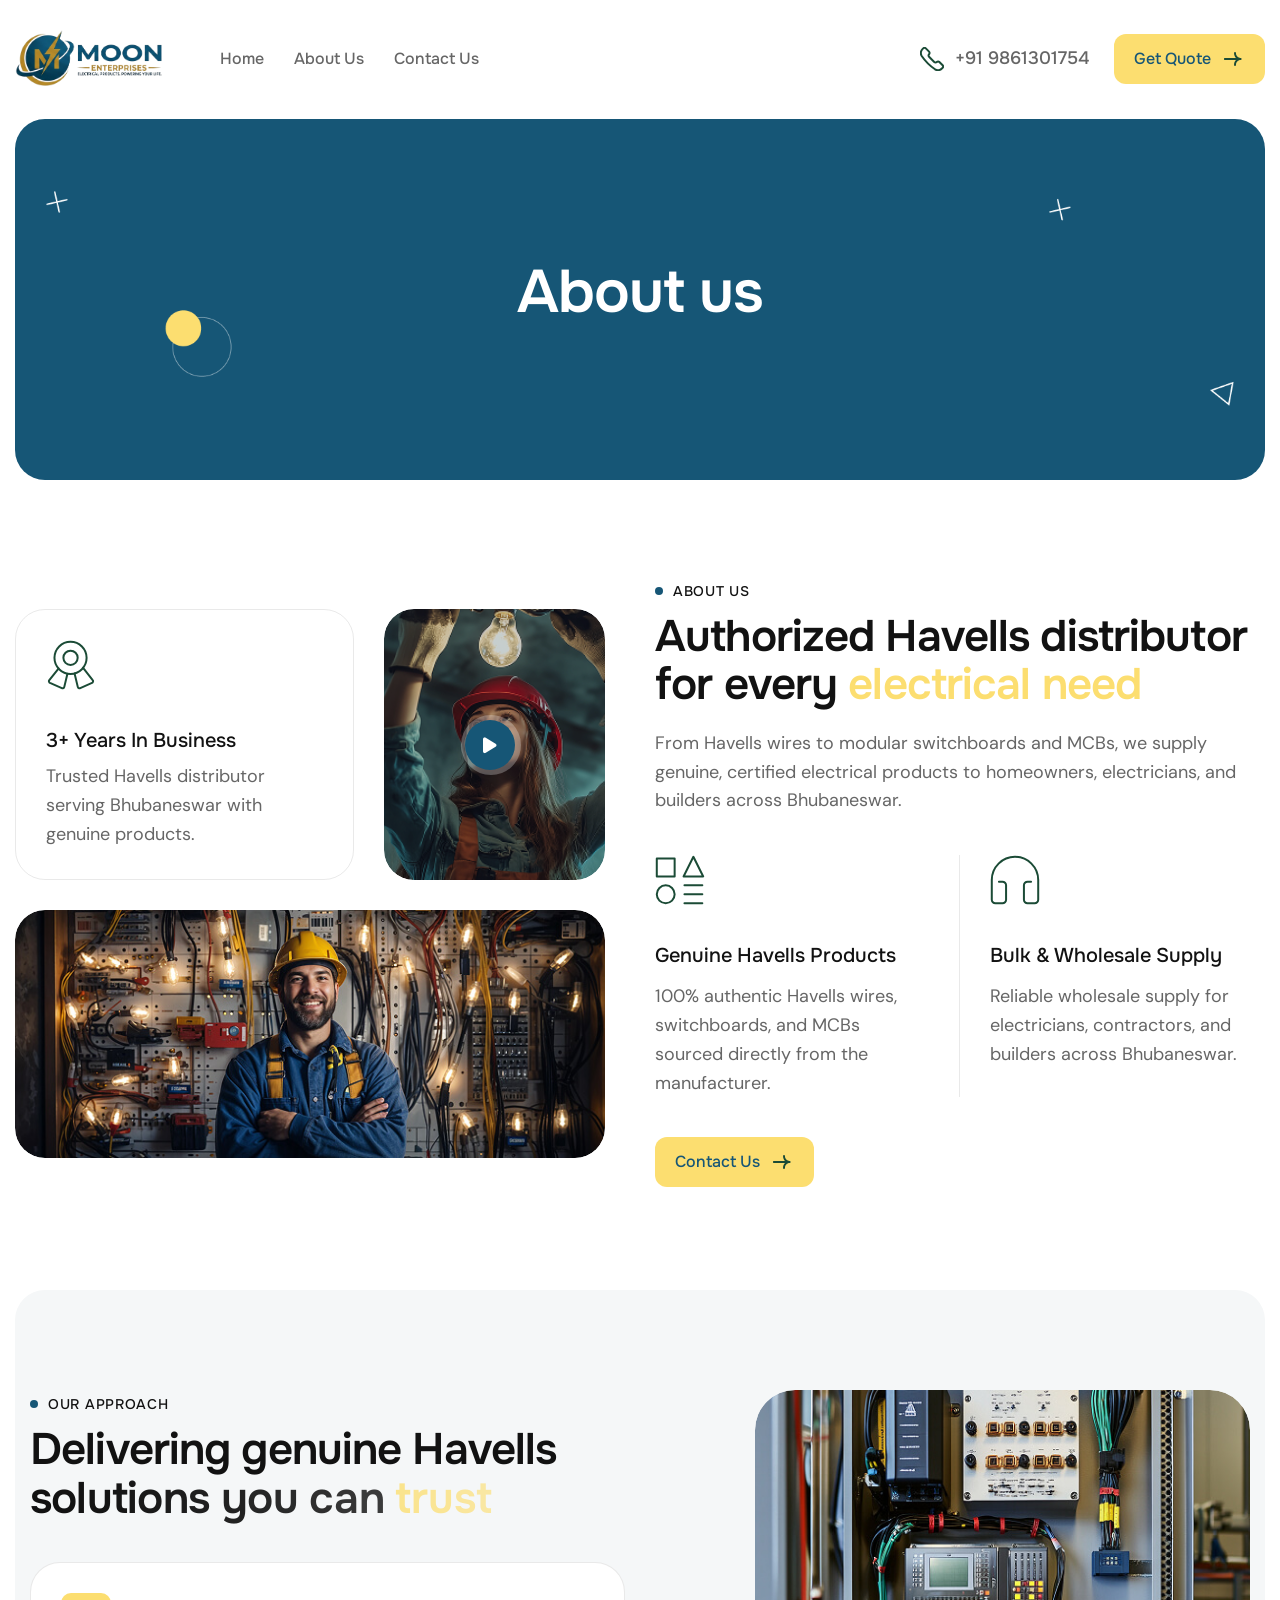
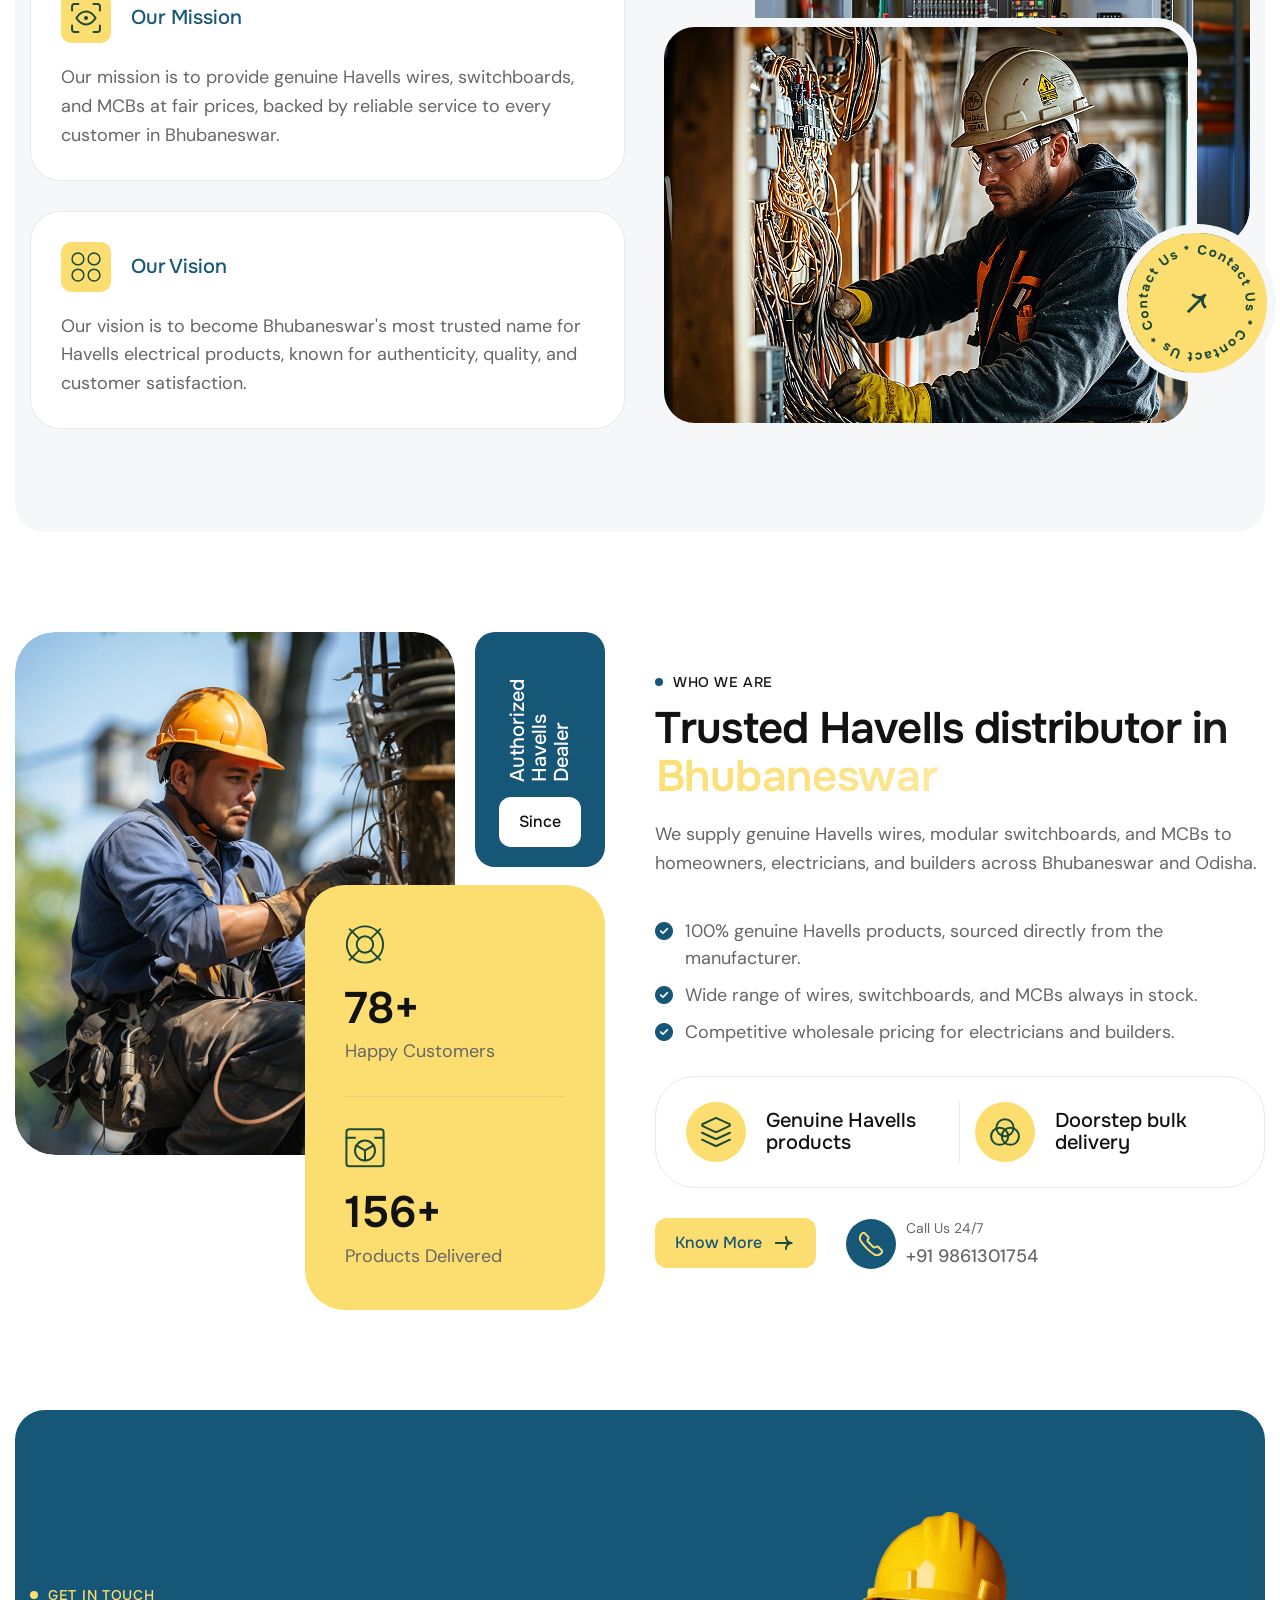
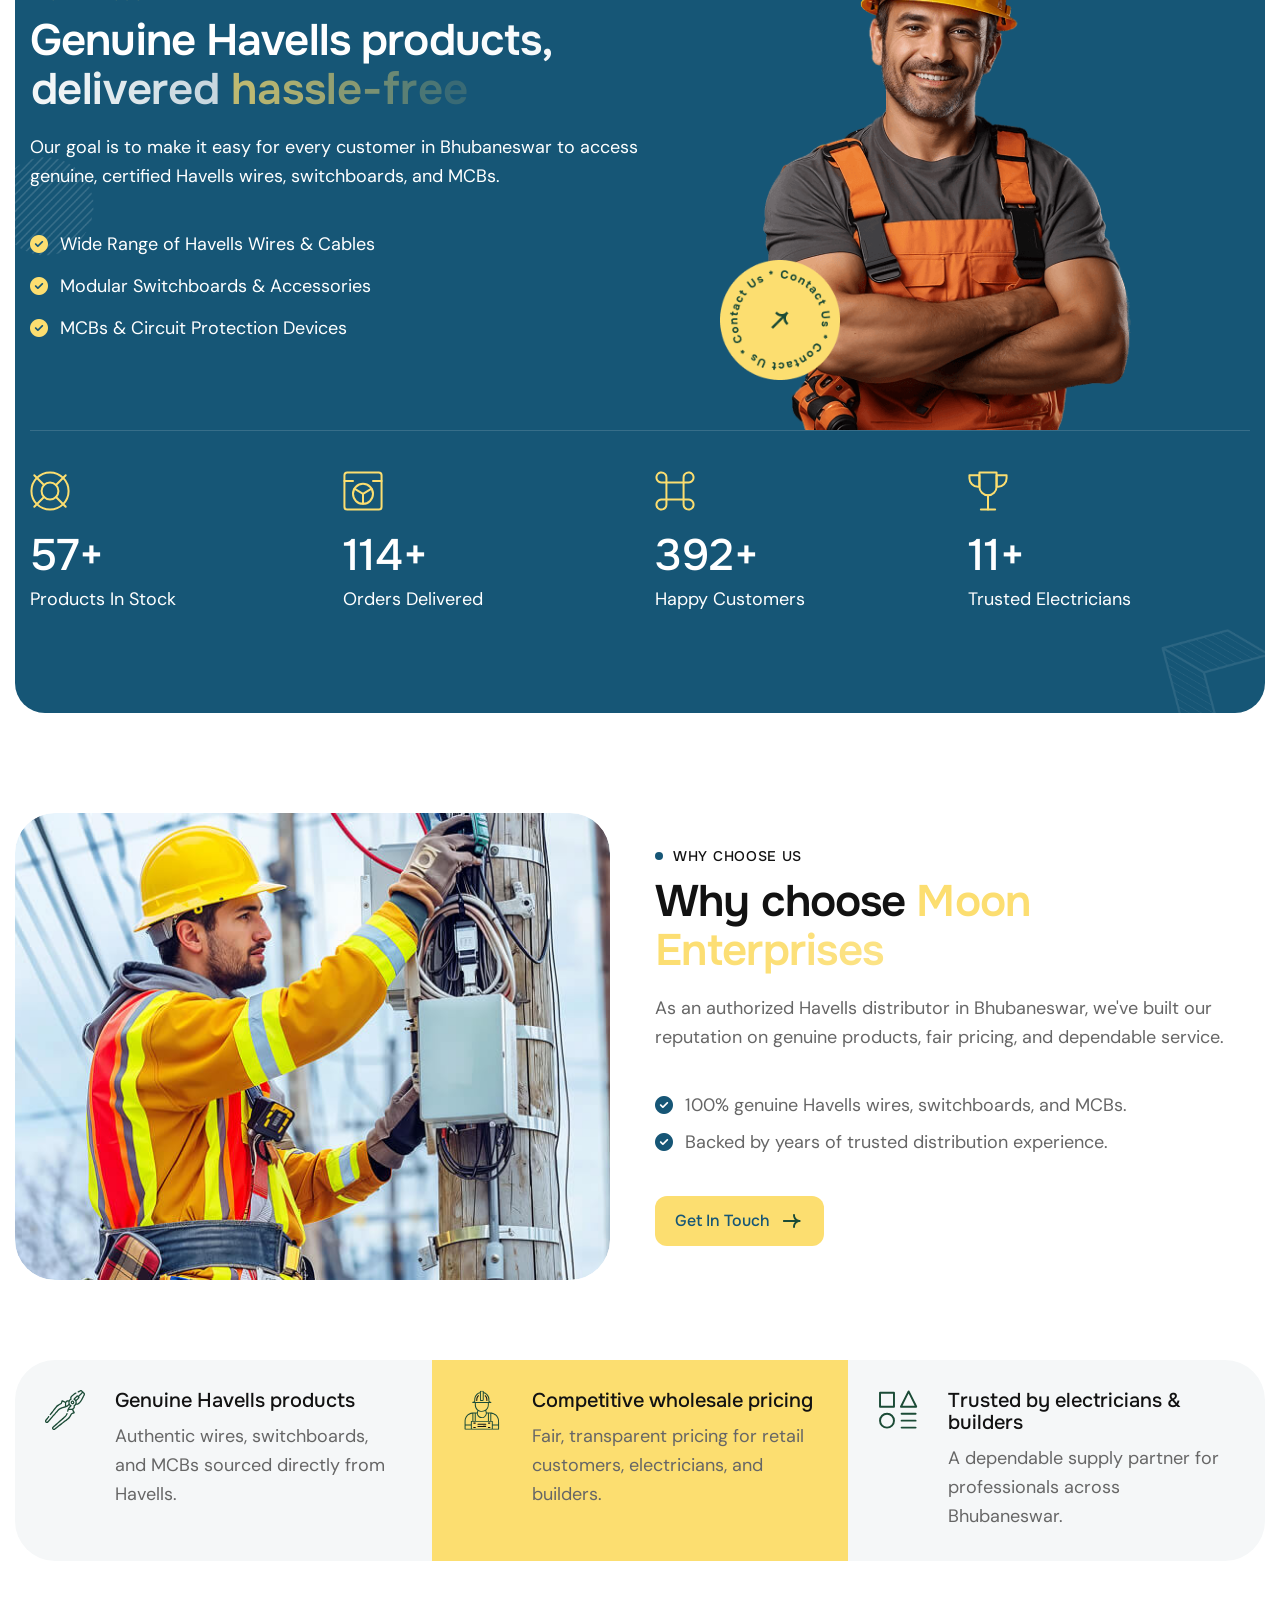
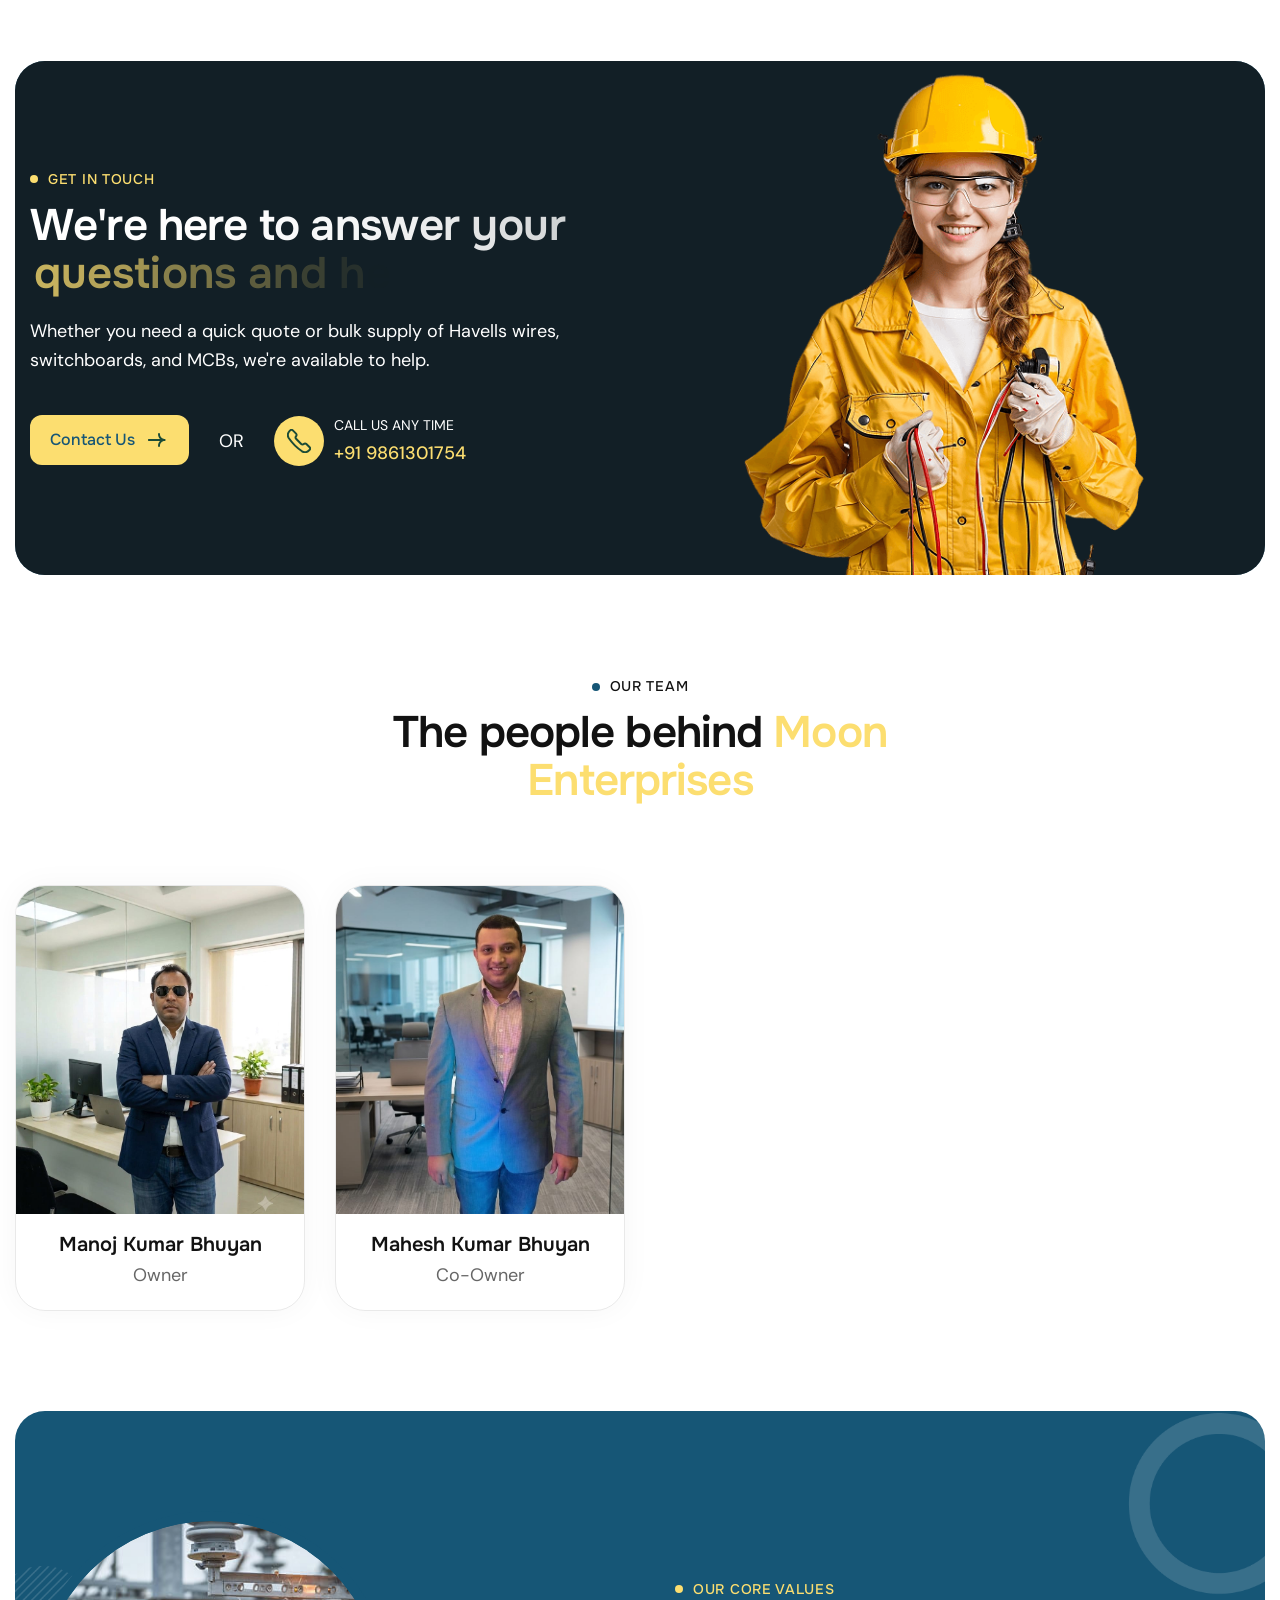
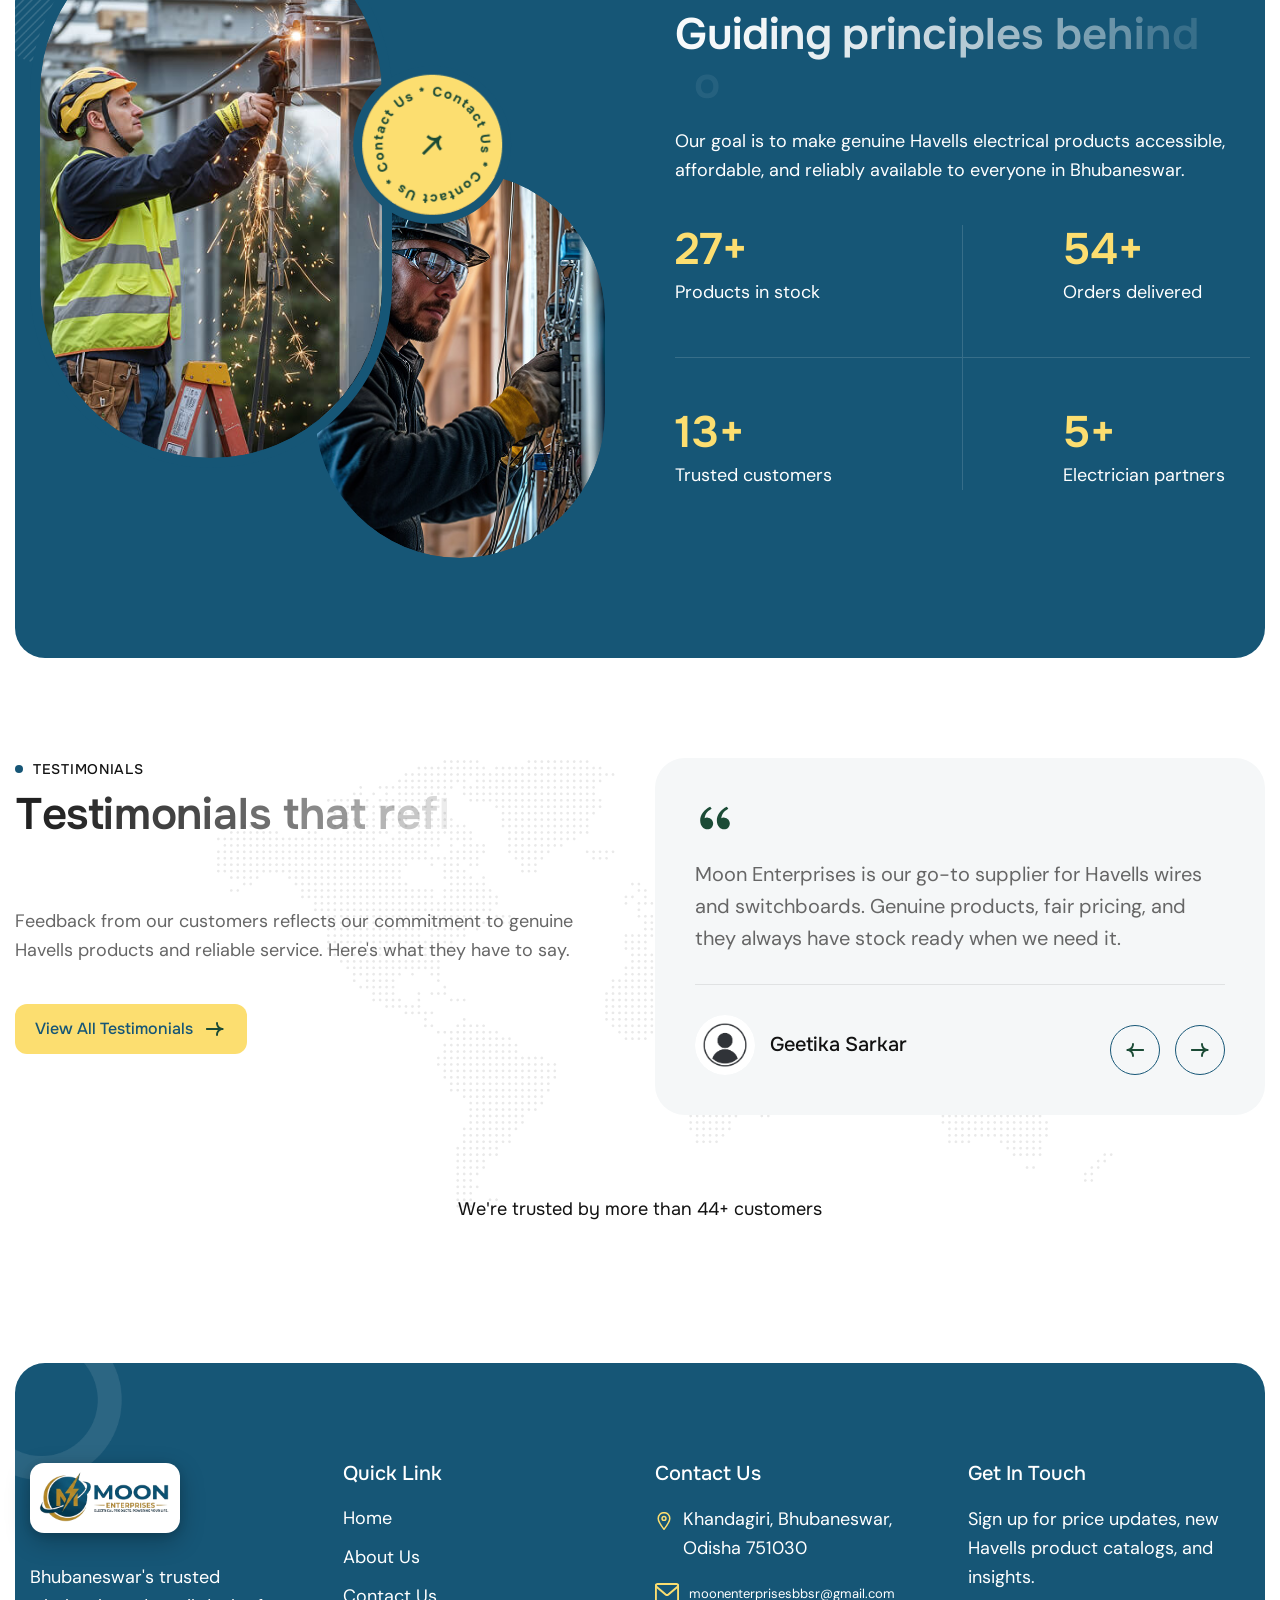
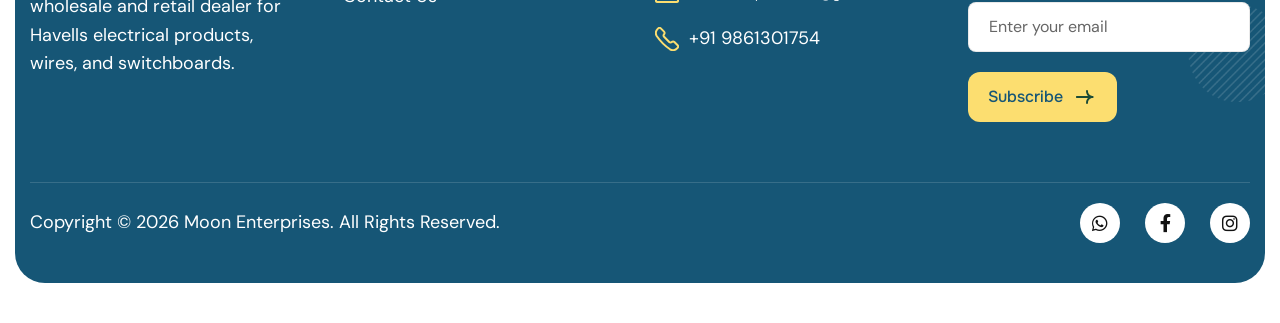
<file: about.html>
<!DOCTYPE html>
<html lang="zxx">

<head>
	<!-- Meta -->
	<meta charset="utf-8">
	<meta http-equiv="X-UA-Compatible" content="IE=edge">
	<meta name="viewport" content="width=device-width, initial-scale=1.0, maximum-scale=1">
	<meta name="description" content="Learn more about Moon Enterprises, the authorized dealer of Havells electrical products, wires, and switchboards in Khandagiri, Bhubaneswar, Odisha.">
	<meta name="keywords" content="Moon Enterprises, About Us, Havells, Wires, Switchboards, Electricals, Bhubaneswar, Khandagiri, Odisha">
	<meta name="author" content="Moon Enterprises">
	<!-- Page Title -->
    <title>About Us - Moon Enterprises | Havells Electrical Products | Bhubaneswar</title>
	<!-- Favicon Icon -->
	<link rel="shortcut icon" type="image/x-icon" href="images/favicon.png">
	<!-- Google Fonts Css-->
	<link rel="preconnect" href="https://fonts.googleapis.com/">
    <link rel="preconnect" href="https://fonts.gstatic.com/" crossorigin>
    <link href="https://fonts.googleapis.com/css2?family=DM+Sans:ital,opsz,wght@0,9..40,100..1000;1,9..40,100..1000&amp;family=Onest:wght@100..900&amp;display=swap" rel="stylesheet">
	<!-- Bootstrap Css -->
	<link href="css/bootstrap.min.css" rel="stylesheet" media="screen">
	<!-- SlickNav Css -->
	<link href="css/slicknav.min.css" rel="stylesheet">
	<!-- Swiper Css -->
	<link rel="stylesheet" href="css/swiper-bundle.min.css">
	<!-- Font Awesome Icon Css-->
	<link href="css/all.min.css" rel="stylesheet" media="screen">
	<!-- Animated Css -->
	<link href="css/animate.css" rel="stylesheet">
    <!-- Magnific Popup Core Css File -->
	<link rel="stylesheet" href="css/magnific-popup.css">
	<!-- Mouse Cursor Css File -->
	<link rel="stylesheet" href="css/mousecursor.css">
	<!-- Main Custom Css -->
	<link href="css/custom.css" rel="stylesheet" media="screen">
</head>
<body>

    <!-- Preloader Start -->
	<div class="preloader">
		<div class="loading-container">
			<div class="loading"></div>
			<div id="loading-icon"><img src="images/loader.svg" alt=""></div>
		</div>
	</div>
	<!-- Preloader End -->

    <div id="site-header"></div>

    <!-- Page Header Start -->
	<div class="page-header bg-section dark-section">
		<div class="container">
			<div class="row">
				<div class="col-lg-12">
					<!-- Page Header Box Start -->
					<div class="page-header-box">
						<h1 class="text-anime-style-2" data-cursor="-opaque">About us</h1>
						
					</div>
					<!-- Page Header Box End -->
				</div>
			</div>
		</div>
	</div>
	<!-- Page Header End -->

    <!-- About Us Section Start -->
    <div class="about-us page-about-us">
        <div class="container">
            <div class="row align-items-center">
                <div class="col-lg-6">
                    <!-- About Images Start -->
                    <div class="about-images">
                        <!-- About Experience Box Start -->
                        <div class="about-experience-box wow fadeInUp">
                            <div class="icon-box">
                                <img src="images/icon-about-experience.svg" alt="">
                            </div>
                            <div class="about-experience-content">
                                <h3><span class="counter">10</span>+ Years In Business</h3>
                                <p>Trusted Havells distributor serving Bhubaneswar with genuine products.</p>
                            </div>
                        </div>
                        <!-- About Experience Box End -->

                        <!-- About Video Image Start -->
                        <div class="about-video-image wow fadeInUp" data-wow-delay="0.2s">
                            <figure class="image-anime">
                                <img src="images/about-image-1.jpg" alt="">
                            </figure>

                            <!-- Video Play Button Start -->
                            <div class="video-play-button btn-effect">
                                <a href="https://www.youtube.com/watch?v=Y-x0efG1seA" class="popup-video" data-cursor-text="Play">
                                    <i class="fa-solid fa-play"></i>
                                </a>
                            </div>
                            <!-- Video Play Button End -->
                        </div>
                        <!-- About Video Image End -->

                        <!-- About Image Start -->
                        <div class="about-image">
                            <figure class="image-anime reveal">
                                <img src="images/about-image-2.jpg" alt="">
                            </figure>
                        </div>
                        <!-- About Image End -->
                    </div>
                    <!-- About Images End -->
                </div>

                <div class="col-lg-6">
                    <!-- About Us Content Start -->
                    <div class="about-us-content">
                        <!-- Section Title Start -->
                        <div class="section-title">
                            <h3 class="wow fadeInUp">about us</h3>
                            <h2 class="text-anime-style-2" data-cursor="-opaque">Authorized Havells distributor for every <span>electrical need</span></h2>
                            <P class="wow fadeInUp" data-wow-delay="0.2s">From Havells wires to modular switchboards and MCBs, we supply genuine, certified electrical products to homeowners, electricians, and builders across Bhubaneswar.</P>
                        </div>
                        <!-- Section Title End -->

                        <!-- About Content Body Start -->
                        <div class="about-content-body wow fadeInUp" data-wow-delay="0.4s">
                            <!-- About Service Item Start -->
                            <div class="about-service-item">
                                <div class="icon-box">
                                    <img src="images/icon-about-service-1.svg" alt="">
                                </div>
                                <div class="about-service-item-content">
                                    <h3>Genuine Havells Products</h3>
                                    <p>100% authentic Havells wires, switchboards, and MCBs sourced directly from the manufacturer.</p>
                                </div>
                            </div>
                            <!-- About Service Item End -->

                            <!-- About Service Item Start -->
                            <div class="about-service-item">
                                <div class="icon-box">
                                    <img src="images/icon-about-service-2.svg" alt="">
                                </div>
                                <div class="about-service-item-content">
                                    <h3>Bulk & Wholesale Supply</h3>
                                    <p>Reliable wholesale supply for electricians, contractors, and builders across Bhubaneswar.</p>
                                </div>
                            </div>
                            <!-- About Service Item End -->                            
                        </div>
                        <!-- About Content Body End -->

                        <!-- About Content Button Start -->
                        <div class="about-content-btn wow fadeInUp" data-wow-delay="0.6s">
                            <a href="contact.html" class="btn-default">contact us</a>
                        </div>
                        <!-- About Content Button End -->
                    </div>
                    <!-- About Us Content End -->
                </div>
            </div>
        </div>
    </div>
    <!-- About Us Section End -->

    <!-- Our Approach Section Start -->
    <div class="our-approach bg-section">
        <div class="container">
            <div class="row align-items-center">
                <div class="col-lg-6">
                    <div class="our-approach-content">
                        <!-- Section Title Start -->
                        <div class="section-title">
                            <h3 class="wow fadeInUp">our approach</h3>
                            <h2 class="text-anime-style-2" data-cursor="-opaque">Delivering genuine Havells solutions you can <span>trust</span></h2>
                        </div>
                        <!-- Section Title End -->

                        <!-- Mission Vision Box List Start -->
                        <div class="mission-vision-box-list">
                            <!-- Mission Vision Box Start -->
                            <div class="mission-vision-box wow fadeInUp" data-wow-delay="0.2s">
                                <div class="mission-vision-header">
                                    <div class="icon-box">
                                        <img src="images/icon-our-mission.svg" alt="">
                                    </div>
                                    <div class="mission-vision-title">
                                        <h3>Our mission</h3>
                                    </div>
                                </div>
                                <div class="mission-vision-body">
                                    <p>Our mission is to provide genuine Havells wires, switchboards, and MCBs at fair prices, backed by reliable service to every customer in Bhubaneswar.</p>
                                </div>
                            </div>
                            <!-- Mission Vision Box End -->
                            
                            <!-- Mission Vision Box Start -->
                            <div class="mission-vision-box wow fadeInUp" data-wow-delay="0.4s">
                                <div class="mission-vision-header">
                                    <div class="icon-box">
                                        <img src="images/icon-our-vision.svg" alt="">
                                    </div>
                                    <div class="mission-vision-title">
                                        <h3>Our vision</h3>
                                    </div>
                                </div>
                                <div class="mission-vision-body">
                                    <p>Our vision is to become Bhubaneswar's most trusted name for Havells electrical products, known for authenticity, quality, and customer satisfaction.</p>
                                </div>
                            </div>
                            <!-- Mission Vision Box End -->
                        </div>
                        <!-- Mission Vision Box List End -->
                    </div>
                </div>

                <div class="col-lg-6">
                    <!-- Our Approach Images Start  -->
                    <div class="our-approach-images">
                        <!-- Approach Image 1 Start  -->
                        <div class="approach-img-1">
                            <figure class="image-anime reveal">
                                <img src="images/approach-image-1.jpg" alt="">
                            </figure>
                        </div>
                        <!-- Approach Image 1 End  -->
                        
                        <!-- Approach Image 2 Start  -->
                        <div class="approach-img-2">
                            <figure class="image-anime">
                                <img src="images/approach-image-2.jpg" alt="">
                            </figure>
                            
                            <div class="contact-now-circle">
                                <a href="contact.html"><img src="images/contact-now-circle.png" alt=""></a>
                            </div>
                        </div>
                        <!-- Approach Image 2 End  -->
                    </div>
                    <!-- Our Approach Images End  -->
                </div>
            </div>
        </div>
    </div>
    <!-- Our Approch Section End -->

    <!-- Trusted Expert Section Start -->
    <div class="trusted-expert">
        <div class="container">
            <div class="row align-items-center">
                <div class="col-lg-6">
                    <!-- Trusted Expert Content Images Start -->
                    <div class="trusted-expert-images">
                        <div class="trusted-expert-image">
                            <figure class="image-anime reveal">
                                <img src="images/trusted-expert-image.jpg" alt="">
                            </figure>
                        </div>

                        <!-- Exprience Box Start -->
                        <div class="exprience-box">
                            <h3>Authorized Havells Dealer</h3>
                            <p>Since</p>
                        </div>
                        <!-- Exprience Box End -->

                        <!-- Project Complete List Start -->
                        <div class="project-complete-list">
                            <!-- Project Complete Item Start -->
                            <div class="project-complete-item">
                                <img src="images/icon-project-complete-1.svg" alt="">
                                <h2><span class="counter">500</span>+</h2>
                                <p>Happy customers</p>
                            </div>
                            <!-- Project Complete Item End -->
                            
                            <!-- Project Complete Item Start -->
                            <div class="project-complete-item">
                                <img src="images/icon-project-complete-2.svg" alt="">
                                <h2><span class="counter">1000</span>+</h2>
                                <p>Products delivered</p>
                            </div>
                            <!-- Project Complete Item End -->
                        </div>
                        <!-- Project Complete List End -->
                    </div>
                    <!-- Trusted Expert Content Images End -->
                </div>

                <div class="col-lg-6">
                    <!-- Trusted Expert Content Start -->
                    <div class="trusted-expert-content">
                        <!-- Section Title Start -->
                        <div class="section-title">
                            <h3 class="wow fadeInUp">Who we are</h3>
                            <h2 class="text-anime-style-2" data-cursor="-opaque">Trusted Havells distributor in <span>Bhubaneswar</span></h2>
                            <p class="wow fadeInUp" data-wow-delay="0.2s">We supply genuine Havells wires, modular switchboards, and MCBs to homeowners, electricians, and builders across Bhubaneswar and Odisha.</p>
                        </div>
                        <!-- Section Title End -->

                        <!-- Trusted Expert List Start -->
                        <div class="trusted-expert-list wow fadeInUp" data-wow-delay="0.4s">
                            <ul>
                                <li>100% genuine Havells products, sourced directly from the manufacturer.</li>
                                <li>Wide range of wires, switchboards, and MCBs always in stock.</li>
                                <li>Competitive wholesale pricing for electricians and builders.</li>
                            </ul>
                        </div>
                        <!-- Trusted Expert List End -->

                        <!-- Trusted Expert Body Start -->
                        <div class="trusted-expert-body wow fadeInUp" data-wow-delay="0.6s">
                            <!-- Trusted Expert Body Item Start -->
                            <div class="trusted-expert-item">
                                <div class="icon-box">
                                    <img src="images/icon-trusted-expert-body-1.svg" alt="">
                                </div>
                                <div class="trusted-expert-title">
                                    <h3>Genuine Havells products</h3>
                                </div>
                            </div>
                            <!-- Trusted Expert Body Item End -->
                            
                            <!-- Trusted Expert Body Item Start -->
                            <div class="trusted-expert-item">
                                <div class="icon-box">
                                    <img src="images/icon-trusted-expert-body-2.svg" alt="">
                                </div>
                                <div class="trusted-expert-title">
                                    <h3>Doorstep bulk delivery</h3>
                                </div>
                            </div>
                            <!-- Trusted Expert Body Item End -->
                        </div>
                        <!-- Trusted Expert Body End -->
                        
                        <!-- Trusted Expert Footer Start -->
                        <div class="trusted-expert-footer wow fadeInUp" data-wow-delay="0.8s">
                            <!-- Goals Content Button Start -->
                            <div class="trusted-expert-btn">
                                <a href="contact.html" class="btn-default">know more</a>
                            </div>
                            <!-- Goals Content Button End -->
                            
                            <!-- Contact Now Box Start -->
                            <div class="contact-now-box">
                                <div class="icon-box">
                                    <img src="images/icon-phone-accent.svg" alt="">
                                </div>
                                <div class="contact-now-box-content">
                                    <span>Call Us 24/7</span>
                                    <p><a href="tel:+919861301754">+91 9861301754</a></p>
                                </div>
                            </div>
                            <!-- Contact Now Box End -->
                        </div>
                        <!-- Trusted Expert Footer End -->
                    </div>
                    <!-- Trusted Expert Content End -->
                </div>
            </div>
        </div>
    </div>
    <!-- Trusted Expert Section End -->

    <!-- Our Facts Section Start -->
    <div class="our-facts bg-section dark-section">
        <div class="container">
            <div class="row">
                <div class="col-lg-12">
                    <!-- Our Facts Box Start -->
                    <div class="our-facts-box">
                        <!-- Our Facts Content Start -->
                        <div class="our-facts-content">
                            <!-- Section Title Start -->
                            <div class="section-title">
                                <h3 class="wow fadeInUp">get in touch</h3>
                                <h2 class="text-anime-style-2" data-cursor="-opaque">Genuine Havells products, delivered <span>hassle-free</span></h2>
                                <p class="wow fadeInUp" data-wow-delay="0.2s">Our goal is to make it easy for every customer in Bhubaneswar to access genuine, certified Havells wires, switchboards, and MCBs.</p>
                            </div>
                            <!-- Section Title End -->

                            <!-- Our Facts List Start -->
                            <div class="our-facts-list wow fadeInUp" data-wow-delay="0.4s">
                                <ul>
                                    <li>Wide Range of Havells Wires & Cables</li>
                                    <li>Modular Switchboards & Accessories</li>
                                    <li>MCBs & Circuit Protection Devices</li>
                                </ul>
                            </div>
                            <!-- Our Facts List End -->
                        </div>
                        <!-- Our Facts Content End -->
                         
                        <!-- Our Facts Image Start -->
                        <div class="our-facts-image">
                            <figure>
                                <img src="images/facts-image.png" alt="">
                            </figure>

                            <!-- Contact Nwo Circle Start -->
                            <div class="contact-now-circle">
                                <a href="contact.html"><img src="images/contact-now-circle.png" alt=""></a>
                            </div>
                            <!-- Contact Nwo Circle End -->
                        </div>
                        <!-- Our Facts Image End -->
                    </div>
                    <!-- Our Facts Box End -->
                </div>

                <div class="col-lg-12">
                    <!-- Facts Counter Box Start -->
                    <div class="facts-counter-box">
                        <!-- Facts Counter Item Start -->
                        <div class="facts-counter-item">
                            <img src="images/icon-facts-counter-1.svg" alt="">
                            <h2><span class="counter">500</span>+</h2>
                            <p>Products in Stock</p>
                        </div>
                        <!-- Facts Counter Item End -->

                        <!-- Facts Counter Item Start -->
                        <div class="facts-counter-item">
                            <img src="images/icon-facts-counter-2.svg" alt="">
                            <h2><span class="counter">1000</span>+</h2>
                            <p>Orders Delivered</p>
                        </div>
                        <!-- Facts Counter Item End -->

                        <!-- Facts Counter Item Start -->
                        <div class="facts-counter-item">
                            <img src="images/icon-facts-counter-3.svg" alt="">
                            <h2><span class="counter">3500</span>+</h2>
                            <p>Happy Customers</p>
                        </div>
                        <!-- Facts Counter Item End -->

                        <!-- Facts Counter Item Start -->
                        <div class="facts-counter-item">
                            <img src="images/icon-facts-counter-4.svg" alt="">
                            <h2><span class="counter">100</span>+</h2>
                            <p>Trusted Electricians</p>
                        </div>
                        <!-- Facts Counter Item End -->
                    </div>
                    <!-- Facts Counter Box End -->
                </div>
            </div>
        </div>
    </div>
    <!-- Our Facts Section End -->

    <!-- Why Choose Us Section Start -->
    <div class="why-choose-us">
        <div class="container">
            <div class="row align-items-center">
                <div class="col-lg-6">
                    <!-- Why Choose Image Start -->
                    <div class="why-choose-image">
                        <figure class="image-anime reveal">
                            <img src="images/why-choose-image.jpg" alt="">
                        </figure>
                    </div>
                    <!-- Why Choose Image End -->
                </div>
                
                <div class="col-lg-6">
                    <!-- Why Choose Content Start -->
                    <div class="why-choose-content">
                        <!-- Section Title Start -->
                        <div class="section-title">
                            <h3 class="wow fadeInUp">why choose us</h3>
                            <h2 class="text-anime-style-2" data-cursor="-opaque">Why choose <span>Moon Enterprises</span></h2>
                            <p class="wow fadeInUp" data-wow-delay="0.2s">As an authorized Havells distributor in Bhubaneswar, we've built our reputation on genuine products, fair pricing, and dependable service.</p>
                        </div>
                        <!-- Section Title End -->

                        <!-- Why Choose Body Start -->
                        <div class="why-choose-body wow fadeInUp" data-wow-delay="0.4s">
                            <ul>
                                <li>100% genuine Havells wires, switchboards, and MCBs.</li>
                                <li>Backed by years of trusted distribution experience.</li>
                            </ul>
                        </div>
                        <!-- Why Choose Body End -->

                        <!-- Why Choose Button Start -->
                        <div class="why-choose-button wow fadeInUp" data-wow-delay="0.6s">
                            <a href="contact.html" class="btn-default">get in touch</a>
                        </div>
                        <!-- Why Choose Button End -->
                    </div>
                    <!-- Why Choose Content End -->
                </div>

                <div class="col-lg-12">
                    <!-- Why Choose List Start -->
                    <div class="why-choose-list wow fadeInUp" data-wow-delay="0.8s">
                        <!-- Why Choose Item Start -->
                        <div class="why-choose-item">
                            <div class="icon-box">
                                <img src="images/icon-why-choose-list-1.svg" alt="">
                            </div>
                            <div class="why-choose-item-content">
                                <h3>Genuine Havells products</h3>
                                <p>Authentic wires, switchboards, and MCBs sourced directly from Havells.</p>
                            </div>
                        </div>
                        <!-- Why Choose Item End -->
                        
                        <!-- Why Choose Item Start -->
                        <div class="why-choose-item active">
                            <div class="icon-box">
                                <img src="images/icon-why-choose-list-2.svg" alt="">
                            </div>
                            <div class="why-choose-item-content">
                                <h3>Competitive wholesale pricing</h3>
                                <p>Fair, transparent pricing for retail customers, electricians, and builders.</p>
                            </div>
                        </div>
                        <!-- Why Choose Item End -->
                        
                        <!-- Why Choose Item Start -->
                        <div class="why-choose-item">
                            <div class="icon-box">
                                <img src="images/icon-why-choose-list-3.svg" alt="">
                            </div>
                            <div class="why-choose-item-content">
                                <h3>Trusted by electricians & builders</h3>
                                <p>A dependable supply partner for professionals across Bhubaneswar.</p>
                            </div>
                        </div>
                        <!-- Why Choose Item End -->
                    </div>
                    <!-- Why Choose List End -->
                </div>
            </div>
        </div>
    </div>
    <!-- Why Choose Us Section End -->

    <!-- CTA Box Section Start -->
    <div class="cta-box bg-section dark-section parallaxie">
        <div class="container">
            <div class="row align-items-center">
                <div class="col-lg-6 col-md-7">
                    <!-- CTA Box Content Start -->
                    <div class="cta-box-content">
                        <!-- Section Title Start -->
                        <div class="section-title">
                            <h3 class="wow fadeInUp">get in touch</h3>
                            <h2 class="text-anime-style-2" data-cursor="-opaque">We're here to answer your <span>questions and help</span></h2>
                            <p class="wow fadeInUp" data-wow-delay="0.2s">Whether you need a quick quote or bulk supply of Havells wires, switchboards, and MCBs, we're available to help.</p>
                        </div>
                        <!-- Section Title End -->

                        <!-- CTA Box Body Start -->
                        <div class="cta-box-body wow fadeInUp" data-wow-delay="0.4s">
                            <!-- CTA Box Button Start -->
                            <div class="cta-box-btn">
                                <a href="contact.html" class="btn-default">contact us</a>
                            </div>
                            <!-- CTA Box Button End -->
                            <span>or</span>
                            <!-- Contact Now Box Start -->
                            <div class="contact-now-box">
                                <div class="icon-box">
                                    <img src="images/icon-phone.svg" alt="">
                                </div>
                                <div class="contact-now-box-content">
                                    <span>Call Us any time</span>
                                    <p><a href="tel:+919861301754">+91 9861301754</a></p>
                                </div>
                            </div>
                            <!-- Contact Now Box End -->
                        </div>
                        <!-- CTA Box Body End -->
                    </div>
                    <!-- CTA Box Content End -->
                </div>

                <div class="col-lg-6 col-md-5">
                    <!-- CTA Box Image Start -->
                    <div class="cta-box-image">
                        <img src="images/cta-box-img.png" alt="">
                    </div>
                    <!-- CTA Box Image End -->
                </div>
            </div>
        </div>
    </div>
    <!-- CTA Box Section End -->

    <!-- Our Team Section Start -->
    <div class="our-team">
        <div class="container">
            <div class="row section-row">
                <div class="col-lg-12">
                    <!-- Section Title Start -->
                    <div class="section-title section-title-center">
                        <h3 class="wow fadeInUp">our team</h3>
                        <h2 class="wow fadeInUp" data-wow-delay="0.2s" data-cursor="-opaque">The people behind <span>Moon Enterprises</span></h2>
                    </div>
                    <!-- Section Title End -->
                </div>
            </div>

            <div class="row">
                <div class="col-lg-3 col-md-6">
                    <!-- Team Item Start -->
                    <div class="team-item wow fadeInUp">
                        <!-- Team Image Start -->
                        <div class="team-image">
                            <a href="team-single.html" data-cursor-text="View">
                                <figure class="image-anime">
                                    <img src="images/team-1.jpeg" alt="">
                                </figure>
                            </a>
                            
                            <!-- Team Social Icon Start -->
                            <div class="team-social-icon">
                                <ul>
                                    <li><a href="#"><i class="fa-brands fa-x-twitter"></i></a></li>
                                    <li><a href="#"><i class="fab fa-facebook-f"></i></a></li>
                                    <li><a href="#"><i class="fa-brands fa-linkedin-in"></i></a></li>
                                </ul>
                            </div>
                            <!-- Team Social Icon End -->
                        </div>	
                        <!-- Team Image End -->

                        <!-- Team Content Start -->
                         
                        <div class="team-content">
                            <h3><a href="#">Manoj Kumar Bhuyan</a></h3>
                            <p>Owner</p>

                        </div>
                        <!-- Team Content End -->
                    </div>
                    <!-- Team Item End -->
                </div>
                
                <div class="col-lg-3 col-md-6">
                    <!-- Team Item Start -->
                    <div class="team-item wow fadeInUp" data-wow-delay="0.2s">
                        <!-- Team Image Start -->
                        <div class="team-image">
                            <a href="team-single.html" data-cursor-text="View">
                                <figure class="image-anime">
                                    <img src="images/team-2.jpeg" alt="">
                                </figure>
                            </a>
                            
                            <!-- Team Social Icon Start -->
                            <div class="team-social-icon">
                                <ul>
                                    <li><a href="#"><i class="fa-brands fa-x-twitter"></i></a></li>
                                    <li><a href="#"><i class="fab fa-facebook-f"></i></a></li>
                                    <li><a href="#"><i class="fa-brands fa-linkedin-in"></i></a></li>
                                </ul>
                            </div>
                            <!-- Team Social Icon End -->
                        </div>	
                        <!-- Team Image End -->

                        <!-- Team Content Start -->
                        <div class="team-content">

                            <h3><a href="#">Mahesh Kumar Bhuyan</a></h3>
                            <p>Co-Owner</p>
                        </div>
                        <!-- Team Content End -->
                    </div>
                    <!-- Team Item End -->
                </div>
                
            </div>
        </div>
    </div>
    <!-- Our Team Section Start -->

    <!-- Comapny Values Section Start -->
    <div class="company-values bg-section dark-section">
        <div class="container">
            <div class="row align-items-center">
                <div class="col-lg-6">
                    <!-- Comapny Values Images Start -->
                    <div class="company-values-images">
                        <!-- Comapny Values Image 1 Start -->
                        <div class="company-values-image-1">
                            <figure class="image-anime">
                                <img src="images/company-values-image-1.jpg" alt="">
                            </figure>
                            
                            <div class="contact-now-circle">
                                <a href="contact.html"><img src="images/contact-now-circle.png" alt=""></a>
                            </div>
                        </div>
                        <!-- Comapny Values Image 1 End -->
                        
                        <!-- Comapny Values Image 2 Start -->
                        <div class="company-values-image-2">
                            <figure class="image-anime">
                                <img src="images/company-values-image-2.jpg" alt="">
                            </figure>
                        </div>
                        <!-- Comapny Values Image 2 End -->
                    </div>
                    <!-- Comapny Values Images End -->
                </div>

                <div class="col-lg-6">
                    <!-- Comapny Values Content Start -->
                    <div class="company-values-content">
                        <!-- Section Title Start -->
                        <div class="section-title">
                            <h3 class="wow fadeInUp">Our Core Values</h3>
                            <h2 class="text-anime-style-2" data-cursor="-opaque">Guiding principles behind our <span>excellence</span></h2>
                            <p class="wow fadeInUp" data-wow-delay="0.2s">Our goal is to make genuine Havells electrical products accessible, affordable, and reliably available to everyone in Bhubaneswar.</p>
                        </div>
                        <!-- Section Title End -->

                        <!-- Company Values Counters Strat -->
                        <div class="company-values-counters">
                            <!-- Values Counter Item Strat -->
                            <div class="values-counter-item">
                                <h2><span class="counter">500</span>+</h2>
                                <p>Products in stock</p>
                            </div>
                            <!-- Values Counter Item End -->
                            
                            <!-- Values Counter Item Strat -->
                            <div class="values-counter-item">
                                <h2><span class="counter">1000</span>+</h2>
                                <p>Orders delivered</p>
                            </div>
                            <!-- Values Counter Item End -->
                            
                            <!-- Values Counter Item Strat -->
                            <div class="values-counter-item">
                                <h2><span class="counter">250</span>+</h2>
                                <p>Trusted customers</p>
                            </div>
                            <!-- Values Counter Item End -->
                            
                            <!-- Values Counter Item Strat -->
                            <div class="values-counter-item">
                                <h2><span class="counter">100</span>+</h2>
                                <p>Electrician partners</p>
                            </div>
                            <!-- Values Counter Item End -->
                        </div>
                        <!-- Company Values Counters End -->
                    </div>
                    <!-- Comapny Values Content End -->
                </div>
            </div>
        </div>
    </div>
    <!-- Comapny Values Section End -->

    <!-- Our Testimonial Section Start -->
    <div class="our-testimonial">
        <div class="container">
            <div class="row">
                <div class="col-lg-6">
                    <!-- Our Testimonial Content Start -->
                    <div class="our-testimonial-content">
                        <!-- Section Title Start -->
                        <div class="section-title">
                            <h3 class="wow fadeInUp">testimonials</h3>
                            <h2 class="text-anime-style-2" data-cursor="-opaque">Testimonials that reflect our <span>consistent efforts</span></h2>
                            <p class="wow fadeInUp" data-wow-delay="0.2s">Feedback from our customers reflects our commitment to genuine Havells products and reliable service. Here's what they have to say.</p>
                        </div>
                        <!-- Section Title End -->

                        <!-- Testimonial Content Button Start -->
                        <div class="testimonial-content-btn wow fadeInUp" data-wow-delay="0.4s">
                            <a href="testimonials.html" class="btn-default">view all testimonials</a>
                        </div>
                        <!-- Testimonial Content Button End -->
                    </div>
                    <!-- Our Testimonial Content End -->
                </div>

                <div class="col-lg-6">
                    <!-- Testimonial Slider Start -->
                    <div class="testimonial-slider">
                        <div class="swiper">
                            <div class="swiper-wrapper" data-cursor-text="Drag">
                                <!-- Testimonial Slide Start -->
                                <div class="swiper-slide">
                                    <div class="testimonial-item">
                                        <div class="testimonial-quote">
                                            <img src="images/testimonial-quote.svg" alt="">
                                        </div>

                                        <div class="testimonial-content">
                                            <p>Moon Enterprises is our go-to supplier for Havells wires and switchboards. Genuine products, fair pricing, and they always have stock ready when we need it.</p>
                                        </div>

                                        <div class="testimonial-body">
                                            <div class="author-image">
                                                <figure class="image-anime">
                                                    <img src="images/user.jpg"" alt="">
                                                </figure>
                                            </div>            
                                            <div class="author-content">
                                                <h3>Geetika Sarkar</h3>
                                            </div>
                                        </div>                                    
                                    </div>
                                </div>
                                <!-- Testimonial Slide End -->

                                <!-- Testimonial Slide Start -->
                                <div class="swiper-slide">
                                    <div class="testimonial-item">
                                        <div class="testimonial-quote">
                                            <img src="images/testimonial-quote.svg" alt="">
                                        </div>

                                        <div class="testimonial-content">
                                            <p>As a contractor, I rely on Moon Enterprises for all my Havells MCBs and switchgear. Reliable service and quick bulk delivery every single time.</p>
                                        </div>

                                        <div class="testimonial-body">
                                            <div class="author-image">
                                                <figure class="image-anime">
                                                    <img src="images/user.jpg" alt="">
                                                </figure>
                                            </div>            
                                            <div class="author-content">
                                                <h3>Sourab Jena</h3>
                                            </div>
                                        </div>                                    
                                    </div>
                                </div>
                                <!-- Testimonial Slide End -->
                            </div>
                            <div class="testimonial-btn">
                                <div class="testimonial-button-prev"></div>
                                <div class="testimonial-button-next"></div>
                            </div>
                        </div>
                    </div>
                    <!-- Testimonial Slider End -->
                </div>

                <div class="col-lg-12">
                    <!-- Testimonial Company Slider Start -->
                    <div class="testimonial-company-slider">
                        <div class="testimonial-company-slider-text">
                            <p>We're trusted by more than <span class="counter">1000</span>+ customers</p>
                        </div>
                        
                    </div>
                    <!-- Company Slider End -->
                </div>
            </div>
        </div>
    </div>
    <!-- Our Testimonial Section End -->
    
    <div id="site-footer"></div>

    <!-- Jquery Library File -->
    <script src="js/jquery-3.7.1.min.js"></script>
    <!-- Bootstrap js file -->
    <script src="js/bootstrap.min.js"></script>
    <!-- Validator js file -->
    <script src="js/validator.min.js"></script>
    <!-- SlickNav js file -->
    <script src="js/jquery.slicknav.js"></script>
    <!-- Swiper js file -->
    <script src="js/swiper-bundle.min.js"></script>
    <!-- Counter js file -->
    <script src="js/jquery.waypoints.min.js"></script>
    <script src="js/jquery.counterup.min.js"></script>
    <!-- Magnific js file -->
    <script src="js/jquery.magnific-popup.min.js"></script>
    <!-- SmoothScroll -->
    <script src="js/SmoothScroll.js"></script>
    <!-- Parallax js -->
    <script src="js/parallaxie.js"></script>
    <!-- MagicCursor js file -->
    <script src="js/gsap.min.js"></script>
    <script src="js/magiccursor.js"></script>
    <!-- Text Effect js file -->
    <script src="js/SplitText.js"></script>
    <script src="js/ScrollTrigger.min.js"></script>
    <!-- YTPlayer js File -->
    <script src="js/jquery.mb.YTPlayer.min.js"></script>
    <!-- Wow js file -->
    <script src="js/wow.min.js"></script>
    <!-- Main Custom js file -->
    <script src="js/function.js"></script>
    <script src="js/components.js"></script>
</body>
</html>
</file>
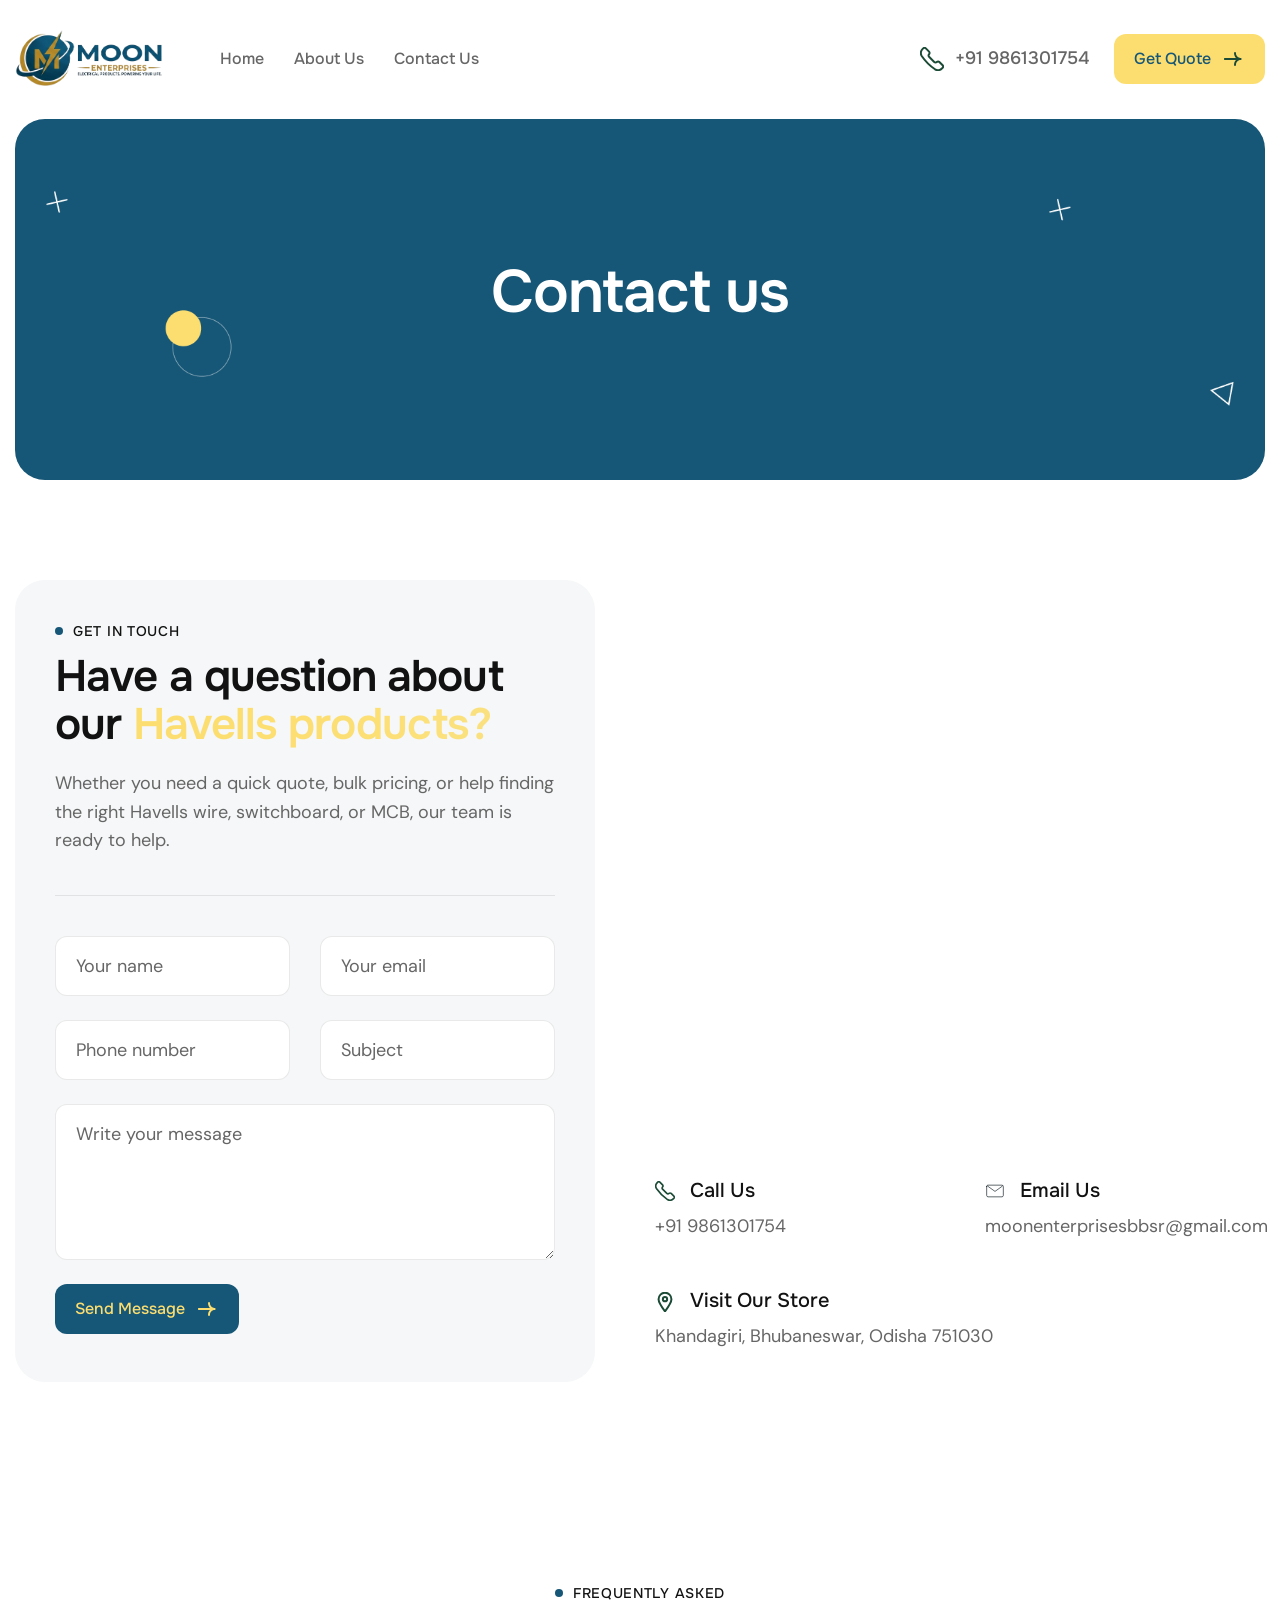
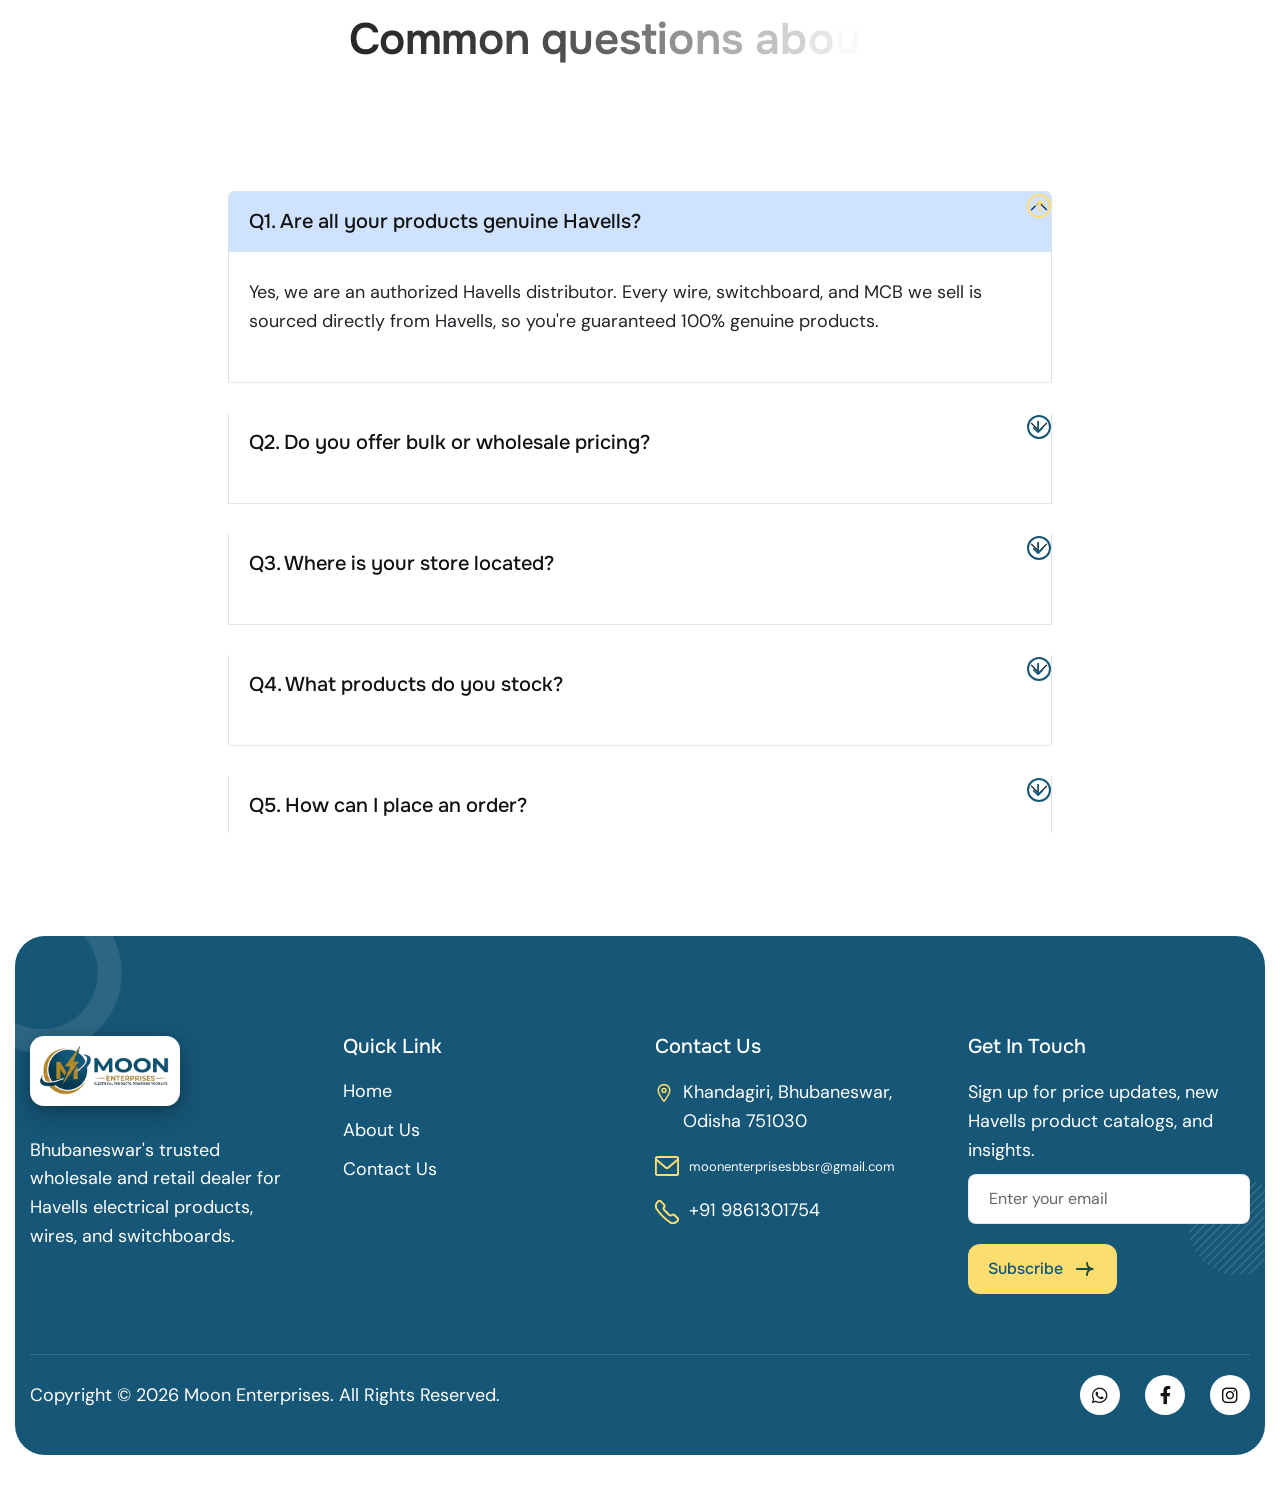
<file: contact.html>
<!DOCTYPE html>
<html lang="zxx">

<head>
	<!-- Meta -->
	<meta charset="utf-8">
	<meta http-equiv="X-UA-Compatible" content="IE=edge">
	<meta name="viewport" content="width=device-width, initial-scale=1.0, maximum-scale=1">
	<meta name="description" content="Get in touch with Moon Enterprises, the authorized dealer of Havells wires, switchboards, and MCBs in Khandagiri, Bhubaneswar, Odisha.">
	<meta name="keywords" content="Moon Enterprises, Contact Us, Havells, Wires, Switchboards, MCBs, Electricals, Bhubaneswar, Khandagiri, Odisha">
	<meta name="author" content="Moon Enterprises">
	<!-- Page Title -->
    <title>Contact Us - Moon Enterprises | Havells Electrical Products | Bhubaneswar</title>
	<!-- Favicon Icon -->
	<link rel="shortcut icon" type="image/x-icon" href="images/favicon.png">
	<!-- Google Fonts Css-->
	<link rel="preconnect" href="https://fonts.googleapis.com/">
    <link rel="preconnect" href="https://fonts.gstatic.com/" crossorigin>
    <link href="https://fonts.googleapis.com/css2?family=DM+Sans:ital,opsz,wght@0,9..40,100..1000;1,9..40,100..1000&amp;family=Onest:wght@100..900&amp;display=swap" rel="stylesheet">
	<!-- Bootstrap Css -->
	<link href="css/bootstrap.min.css" rel="stylesheet" media="screen">
	<!-- SlickNav Css -->
	<link href="css/slicknav.min.css" rel="stylesheet">
	<!-- Swiper Css -->
	<link rel="stylesheet" href="css/swiper-bundle.min.css">
	<!-- Font Awesome Icon Css-->
	<link href="css/all.min.css" rel="stylesheet" media="screen">
	<!-- Animated Css -->
	<link href="css/animate.css" rel="stylesheet">
    <!-- Magnific Popup Core Css File -->
	<link rel="stylesheet" href="css/magnific-popup.css">
	<!-- Mouse Cursor Css File -->
	<link rel="stylesheet" href="css/mousecursor.css">
	<!-- Main Custom Css -->
	<link href="css/custom.css" rel="stylesheet" media="screen">
</head>
<body>

    <!-- Preloader Start -->
	<div class="preloader">
		<div class="loading-container">
			<div class="loading"></div>
			<div id="loading-icon"><img src="images/loader.svg" alt=""></div>
		</div>
	</div>
	<!-- Preloader End -->

    <div id="site-header"></div>

    <!-- Page Header Start -->
	<div class="page-header bg-section dark-section">
		<div class="container">
			<div class="row">
				<div class="col-lg-12">
					<!-- Page Header Box Start -->
					<div class="page-header-box">
						<h1 class="text-anime-style-2" data-cursor="-opaque">Contact us</h1>
						
					</div>
					<!-- Page Header Box End -->
				</div>
			</div>
		</div>
	</div>
	<!-- Page Header End -->

    <!-- Contact Us Page Section Start -->
    <div class="page-contact-us">
        <div class="container">
            <div class="row">
                <div class="col-lg-6">
                    <!-- Contact Us Content Start -->
                    <div class="contact-us-content">
                        <!-- Section Title Start -->
                        <div class="section-title">
                            <h3 class="wow fadeInUp">get in touch</h3>
                            <h2 class="text-anime-style-2" data-cursor="-opaque">Have a question about our <span>Havells products?</span></h2>
                            <p class="wow fadeInUp" data-wow-delay="0.2s">Whether you need a quick quote, bulk pricing, or help finding the right Havells wire, switchboard, or MCB, our team is ready to help.</p>
                        </div>
                        <!-- Section Title End -->

                        <!-- Contact Form Start -->
                        <form id="contactForm" class="contact-form wow fadeInUp" data-wow-delay="0.4s" action="mailto:moonenterprisesbbsr@gmail.com" method="post" enctype="text/plain">
                            <div class="row">
                                <div class="col-lg-6 col-md-6">
                                    <div class="form-group mb-4">
                                        <input type="text" name="name" id="name" class="form-control" placeholder="Your name" required data-error="Please enter your name">
                                    </div>
                                </div>
                                <div class="col-lg-6 col-md-6">
                                    <div class="form-group mb-4">
                                        <input type="email" name="email" id="email" class="form-control" placeholder="Your email" required data-error="Please enter your email">
                                    </div>
                                </div>
                                <div class="col-lg-6 col-md-6">
                                    <div class="form-group mb-4">
                                        <input type="text" name="phone" id="phone" class="form-control" placeholder="Phone number" required data-error="Please enter your phone number">
                                    </div>
                                </div>
                                <div class="col-lg-6 col-md-6">
                                    <div class="form-group mb-4">
                                        <input type="text" name="subject" id="subject" class="form-control" placeholder="Subject" required data-error="Please enter a subject">
                                    </div>
                                </div>
                                <div class="col-lg-12">
                                    <div class="form-group mb-4">
                                        <textarea name="message" class="form-control" id="message" rows="5" placeholder="Write your message" required data-error="Please enter your message"></textarea>
                                    </div>
                                </div>
                                <div class="col-lg-12">
                                    <button type="submit" class="btn-default btn-highlighted">send message</button>
                                    <div id="msgSubmit" class="h3 text-center hidden"></div>
                                </div>
                            </div>
                        </form>
                        <!-- Contact Form End -->
                    </div>
                    <!-- Contact Us Content End -->
                </div>

                <div class="col-lg-6">
                    <!-- Google Map Start -->
                    <div class="google-map-iframe">
                        <iframe src="https://www.google.com/maps?q=Khandagiri,%20Bhubaneswar,%20Odisha%20751030&output=embed" width="100%" height="550" style="border:0;" allowfullscreen="" loading="lazy" referrerpolicy="no-referrer-when-downgrade"></iframe>
                    </div>
                    <!-- Google Map End -->

                    <!-- Contact Info Box Start -->
                    <div class="contact-info-box">
                        <!-- Contact Info Item Start -->
                        <div class="contact-info-item">
                            <div class="contact-info-header">
                                <div class="icon-box">
                                    <img src="images/icon-phone.svg" alt="">
                                </div>
                                <div class="contact-info-title">
                                    <h3>Call us</h3>
                                </div>
                            </div>
                            <div class="contact-info-content">
                                <p><a href="tel:+919861301754">+91 9861301754</a></p>
                            </div>
                        </div>
                        <!-- Contact Info Item End -->

                        <!-- Contact Info Item Start -->
                        <div class="contact-info-item">
                            <div class="contact-info-header">
                                <div class="icon-box">
                                    <img src="images/icon-mail.svg" alt="">
                                </div>
                                <div class="contact-info-title">
                                    <h3>Email us</h3>
                                </div>
                            </div>
                            <div class="contact-info-content">
                                <p><a href="mailto:moonenterprisesbbsr@gmail.com">moonenterprisesbbsr@gmail.com</a></p>
                            </div>
                        </div>
                        <!-- Contact Info Item End -->

                        <!-- Contact Info Item Start -->
                        <div class="contact-info-item location-item">
                            <div class="contact-info-header">
                                <div class="icon-box">
                                    <img src="images/icon-location.svg" alt="">
                                </div>
                                <div class="contact-info-title">
                                    <h3>Visit our store</h3>
                                </div>
                            </div>
                            <div class="contact-info-content">
                                <p>Khandagiri, Bhubaneswar, Odisha 751030</p>
                            </div>
                        </div>
                        <!-- Contact Info Item End -->
                    </div>
                    <!-- Contact Info Box End -->
                </div>
            </div>
        </div>
    </div>
    <!-- Contact Us Page Section End -->

    <!-- Our FAQs Section Start -->
    <div class="our-faqs page-service-faqs">
        <div class="container">
            <div class="row section-row align-items-center">
                <div class="col-lg-12">
                    <div class="section-title section-title-center">
                        <h3 class="wow fadeInUp">frequently asked</h3>
                        <h2 class="text-anime-style-2" data-cursor="-opaque">Common questions about our <span>Havells products</span></h2>
                    </div>
                </div>
            </div>

            <div class="row">
                <div class="col-lg-8 offset-lg-2">
                    <!-- FAQ Accordion Start -->
                    <div class="faq-accordion">
                        <div class="accordion" id="accordion">
                            <div class="accordion-item wow fadeInUp">
                                <h2 class="accordion-header" id="heading1">
                                    <button class="accordion-button" type="button" data-bs-toggle="collapse" data-bs-target="#collapse1" aria-expanded="true" aria-controls="collapse1">
                                        Q1. Are all your products genuine Havells?
                                    </button>
                                </h2>
                                <div id="collapse1" class="accordion-collapse collapse show" aria-labelledby="heading1" data-bs-parent="#accordion">
                                    <div class="accordion-body">
                                        <p>Yes, we are an authorized Havells distributor. Every wire, switchboard, and MCB we sell is sourced directly from Havells, so you're guaranteed 100% genuine products.</p>
                                    </div>
                                </div>
                            </div>
                            <div class="accordion-item wow fadeInUp" data-wow-delay="0.2s">
                                <h2 class="accordion-header" id="heading2">
                                    <button class="accordion-button collapsed" type="button" data-bs-toggle="collapse" data-bs-target="#collapse2" aria-expanded="false" aria-controls="collapse2">
                                        Q2. Do you offer bulk or wholesale pricing?
                                    </button>
                                </h2>
                                <div id="collapse2" class="accordion-collapse collapse" aria-labelledby="heading2" data-bs-parent="#accordion">
                                    <div class="accordion-body">
                                        <p>Yes, we offer special bulk pricing for electricians, builders, and contractors. Call or WhatsApp us your requirement list for a quick quote.</p>
                                    </div>
                                </div>
                            </div>
                            <div class="accordion-item wow fadeInUp" data-wow-delay="0.4s">
                                <h2 class="accordion-header" id="heading3">
                                    <button class="accordion-button collapsed" type="button" data-bs-toggle="collapse" data-bs-target="#collapse3" aria-expanded="false" aria-controls="collapse3">
                                        Q3. Where is your store located?
                                    </button>
                                </h2>
                                <div id="collapse3" class="accordion-collapse collapse" aria-labelledby="heading3" data-bs-parent="#accordion">
                                    <div class="accordion-body">
                                        <p>We are located in Khandagiri, Bhubaneswar, Odisha 751030. See the map above for exact directions, or call us for help finding the store.</p>
                                    </div>
                                </div>
                            </div>
                            <div class="accordion-item wow fadeInUp" data-wow-delay="0.6s">
                                <h2 class="accordion-header" id="heading4">
                                    <button class="accordion-button collapsed" type="button" data-bs-toggle="collapse" data-bs-target="#collapse4" aria-expanded="false" aria-controls="collapse4">
                                        Q4. What products do you stock?
                                    </button>
                                </h2>
                                <div id="collapse4" class="accordion-collapse collapse" aria-labelledby="heading4" data-bs-parent="#accordion">
                                    <div class="accordion-body">
                                        <p>We stock a wide range of Havells wires and cables, modular switchboards, MCBs, and other electrical accessories needed for complete house or office wiring.</p>
                                    </div>
                                </div>
                            </div>
                            <div class="accordion-item wow fadeInUp" data-wow-delay="0.8s">
                                <h2 class="accordion-header" id="heading5">
                                    <button class="accordion-button collapsed" type="button" data-bs-toggle="collapse" data-bs-target="#collapse5" aria-expanded="false" aria-controls="collapse5">
                                        Q5. How can I place an order?
                                    </button>
                                </h2>
                                <div id="collapse5" class="accordion-collapse collapse" aria-labelledby="heading5" data-bs-parent="#accordion">
                                    <div class="accordion-body">
                                        <p>You can visit our store in Khandagiri, call us at +91 9861301754, or email your requirement list to moonenterprisesbbsr@gmail.com and our team will get back to you promptly.</p>
                                    </div>
                                </div>
                            </div>
                        </div>
                    </div>
                    <!-- FAQ Accordion End -->
                </div>
            </div>
        </div>
    </div>
    <!-- Our FAQs Section End -->

    <div id="site-footer"></div>

    <!-- Jquery Library File -->
    <script src="js/jquery-3.7.1.min.js"></script>
    <!-- Bootstrap js file -->
    <script src="js/bootstrap.min.js"></script>
    <!-- Validator js file -->
    <script src="js/validator.min.js"></script>
    <!-- SlickNav js file -->
    <script src="js/jquery.slicknav.js"></script>
    <!-- Swiper js file -->
    <script src="js/swiper-bundle.min.js"></script>
    <!-- Counter js file -->
    <script src="js/jquery.waypoints.min.js"></script>
    <script src="js/jquery.counterup.min.js"></script>
    <!-- Magnific js file -->
    <script src="js/jquery.magnific-popup.min.js"></script>
    <!-- SmoothScroll -->
    <script src="js/SmoothScroll.js"></script>
    <!-- Parallax js -->
    <script src="js/parallaxie.js"></script>
    <!-- MagicCursor js file -->
    <script src="js/gsap.min.js"></script>
    <script src="js/magiccursor.js"></script>
    <!-- Text Effect js file -->
    <script src="js/SplitText.js"></script>
    <script src="js/ScrollTrigger.min.js"></script>
    <!-- YTPlayer js File -->
    <script src="js/jquery.mb.YTPlayer.min.js"></script>
    <!-- Wow js file -->
    <script src="js/wow.min.js"></script>
    <!-- Main Custom js file -->
    <script src="js/function.js"></script>
    <script src="js/components.js"></script>
</body>
</html>
</file>
<file: css/custom.css>
/* ----------------------------------------------------------------------------------------
* Author        : Awaiken
* Template Name : Lineman - Electricity Services HTML Template
* File          : CSS File
* Version       : 1.0
* ---------------------------------------------------------------------------------------- */
/* INDEX
----------------------------------------------------------------------------------------
01. Global Variables
02. General css
03. Header css
04. Hero css
05. About Us css
06. Our Service css
07. Our Awards css
08. Our Features css
09. Our Goals css
10. Our Facts css
11. Our Pricing css
12. CTA Box css
13. Our Testimonials css
14. Our FAQs css
15. Our Blog css
16. Footer css
17. About Us Page css
18. Services Page css
19. Service Single css
20. Blog Archive css
21. Blog Single css
22. Projects Page css
23. Project Single css
24. Team Page css
25. Team Single css
26. Pricing Page css
27. Testimonial Page css
28. Image Gallery css
29. Video Gallery css
30. FAQs Page css
31. Contact Us Page css
32. 404 Error Page css
33. Responsive css
-------------------------------------------------------------------------------------- */

/************************************/
/*** 	 01. Global Variables	  ***/
/************************************/

:root{
	--primary-color				: #121212;
	--secondary-color			: #F5F7F8;
	--text-color				: #666666;
	--accent-color				: #FCDE70;
	--accent-secondary-color	: #165676;
	--white-color				: #FFFFFF;
	--divider-color				: #66666624;
	--dark-divider-color		: #FFFFFF24;
	--error-color				: rgb(230, 87, 87);
	--default-font				: "DM Sans", serif;
	--accent-font				: "Onest", serif;
}


/************************************/
/*** 	   02. General css		  ***/
/************************************/

body{
	position: relative;
	font-family: var(--default-font);
	font-size: 18px;
	font-weight: 400;
	line-height: 1em;
	color: var(--text-color);
	background: var(--black-color);
}

::-webkit-scrollbar-track{
	background-color: var(--secondary-color);
	border-left: 1px solid var(--secondary-color);
}
::-webkit-scrollbar{
	width: 7px;
	background-color: var(--secondary-color);
}
::-webkit-scrollbar-thumb{
	background: var(--accent-color);
}

::selection{
	color: var(--primary-color);
	background-color: var(--secondary-color);
	filter: invert(1);
}

p{
	line-height: 1.6em;
	margin-bottom: 1.5em;
}

h1,
h2,
h3,
h4,
h5,
h6{
	margin :0;
	font-family: var(--accent-font);
	font-weight: 500;
	line-height: 1.1em;
	color: var(--primary-color);
}

figure{
	margin: 0;
}

img{
	max-width: 100%;
}

a{
	text-decoration: none;
}

a:hover{
	text-decoration: none;
	outline: 0;
}

a:focus{
	text-decoration: none;
	outline: 0;
}

html,
body{
	width: 100%;
	overflow-x: clip;
}

.container{
	max-width: 1300px;
}

.container,
.container-fluid,
.container-lg,
.container-md,
.container-sm,
.container-xl,
.container-xxl{
    padding-right: 15px;
    padding-left: 15px;
}

.image-anime{
	position: relative;
	overflow: hidden;
}

.image-anime:after{
	content: "";
	position: absolute;
    width: 200%;
    height: 0%;
    left: 50%;
    top: 50%;
    background-color: rgba(255,255,255,.3);
    transform: translate(-50%,-50%) rotate(-45deg);
    z-index: 1;
}

.image-anime:hover:after{
    height: 250%;
    transition: all 600ms linear;
    background-color: transparent;
}

.reveal{
	position: relative;
    display: -webkit-inline-box;
    display: -ms-inline-flexbox;
    display: inline-flex;
    visibility: hidden;
    overflow: hidden;
}

.reveal img{
    height: 100%;
    width: 100%;
    -o-object-fit: cover;
    object-fit: cover;
    -webkit-transform-origin: left;
    transform-origin: left;
}

.row{
    margin-right: -15px;
    margin-left: -15px;
}

.row > *{
	padding-right: 15px;
	padding-left: 15px;
}

.row.no-gutters{
    margin-right: 0px;
    margin-left: 0px;
}

.row.no-gutters > *{
    padding-right: 0px;
    padding-left: 0px;
}

.btn-default{
	position: relative;
    display: inline-block;
    background: var(--accent-color);
	border-radius: 12px;
	font-family: var(--accent-font);
    font-size: 16px;
    font-weight: 500;
    line-height: 1em;
    text-transform: capitalize;
    color: var(--accent-secondary-color);
    border: none;
    padding: 17px 54px 17px 20px;
    transition: all 0.5s ease-in-out;
    overflow: hidden;
    z-index: 0;
}

.btn-default:hover{
	background: transparent;
	color: var(--white-color);
}

.btn-default::before{
	content: '';
    position: absolute;
    top: 50%;
    right: 0;
    width: 24px;
    height: 24px;
    background-image: url(../images/arrow-accent-secondary.svg);
    background-repeat: no-repeat;
    background-position: center center;
    background-size: cover;
    transform: translate(-20px, -50%);
    transition: all 0.4s ease-in-out;
}

.btn-default:hover::before{
	transform: translate(-17px, -50%);
	filter: brightness(0) invert(1);
}

.btn-default::after{
	content: '';
    display: block;
    position: absolute;
    top: 0;
    bottom: 0;
    left: -15%;
	right: 0;
    width: 0;
    height: 106%;
    background: var(--accent-secondary-color);
    transform: skew(30deg);
    transition: all 0.4s ease-in-out;
    z-index: -1;
}

.btn-default:hover:after{
	width: 100%;
    transform: skew(0deg);
    left: 0;
}

.btn-default.btn-highlighted{
	background: var(--accent-secondary-color);
	color: var(--accent-color);
}

.btn-default.btn-highlighted:hover{
	background: transparent;
	color: var(--primary-color);
}

.btn-default.btn-highlighted::before{
	background: url('../images/arrow-accent.svg');
}

.btn-default.btn-highlighted:hover::before{
	filter: brightness(2) invert(1);
}

.btn-default.btn-highlighted::after{
	background: var(--accent-color);
}

.readmore-btn{
	position: relative;
	font-size: 16px;
	font-weight: 600;
	text-transform: capitalize;
	color: var(--accent-secondary-color);
	padding-right: 32px;
	transition: all 0.3s ease-in-out;
}

.readmore-btn:hover{
	color: var(--accent-color);
}

.readmore-btn:after{
	content: '';
    position: absolute;
	right: 0;
	top: 50%;
    transform: translate(-2px, -50%);
    background: url('../images/arrow-accent-secondary.svg');
	background-repeat: no-repeat;
	background-position: center center;
	background-size: cover;
	width: 24px;
	height: 24px;
	transition: all 0.3s ease-in-out;
}

.readmore-btn:hover:after{
	transform: translate(0, -50%);
	background: url('../images/arrow-accent.svg');
}

.cb-cursor:before{
	background: var(--accent-color);
}

.preloader{
	position: fixed;
	top: 0;
	left: 0;
	right: 0;
	bottom: 0;
	z-index: 1000;
	background: var(--accent-secondary-color);
	display: flex;
	align-items: center;
	justify-content: center;
}

.loading-container,
.loading{
	height: 100px;
	position: relative;
	width: 100px;
	border-radius: 100%;
}

.loading-container{
	margin: 40px auto;
}

.loading{
	border: 1px solid transparent;
	border-color: transparent var(--accent-color) transparent var(--accent-color);
	animation: rotate-loading 1.5s linear 0s infinite normal;
	transform-origin: 50% 50%;
}

.loading-container:hover .loading,
.loading-container .loading{
	transition: all 0.5s ease-in-out;
}

#loading-icon{
	position: absolute;
	top: 50%;
	left: 50%;
	max-width: 66px;
	transform: translate(-50%, -50%);
}

@keyframes rotate-loading{
	0%{
		transform: rotate(0deg);
	}

	100%{
		transform: rotate(360deg);
	}
}

.bg-section{
	width: 100%;
	max-width: 1800px;
	margin: 0 auto;
	background-color: var(--secondary-color);
	border-radius: 30px;
}

.bg-section.dark-section{
	background-color: var(--accent-secondary-color);
}

.section-row{
	margin-bottom: 80px;
}

.section-row .section-title{
	margin-bottom: 0;
}

.section-row .section-title.section-title-center{
	width: 100%;
	max-width: 640px;
	text-align: center;
	margin: 0 auto;
}

.section-title{
	margin-bottom: 40px;
}

.section-title h3{
	display: inline-block;
	position: relative;
	font-size: 14px;
    font-weight: 500;
	line-height: 1.6em;
	letter-spacing: 0.05em;
    text-transform: uppercase;
    color: var(--primary-color);
	padding-left: 18px;
    margin-bottom: 10px;
}

.section-title h3::before{
	content: '';
    position: absolute;
    top: 50%;
    left: 0;
    transform: translateY(-50%);
    background: var(--accent-secondary-color);
	border-radius: 50%;
    width: 8px;
    height: 8px;
}

.bg-section.dark-section .section-title h3{
	color: var(--accent-color);
}

.bg-section.dark-section .section-title h3::before{
	background: var(--accent-color);
}

.section-title h1{
	font-size: 60px;
	font-weight: 600;
	letter-spacing: -0.02em;
	margin-bottom: 0;
	cursor: none;
}

.section-title h2{
	font-size: 44px;
	font-weight: 600;
	letter-spacing: -0.02em;
	margin-bottom: 0;
	cursor: none;
}

.section-title h1 span,
.section-title h2 span{
	color: var(--accent-color);
}

.section-title p{
	margin-top: 20px;
	margin-bottom: 0;
}

.section-title-content p{
	margin: 0;
}

.bg-section.dark-section .section-title-content p,
.bg-section.dark-section .section-title p,
.bg-section.dark-section .section-title h2,
.bg-section.dark-section .section-title h1{
	color: var(--white-color);
}

.section-btn{
	text-align: right;
}

.section-content-btn .section-btn{
	text-align: left;
	margin-top: 30px;
}

.help-block.with-errors ul{
	margin: 0;
	text-align: left;
}

.help-block.with-errors ul li{
	color: var(--error-color);
	font-weight: 500;
	font-size: 14px;
}

/************************************/
/**** 	   03. Header css		 ****/
/************************************/

.topbar{
	position: relative;
	padding: 15px 0;
}

.topbar::before{
	content: '';
    display: block;
    position: absolute;
    bottom: 0;
    right: 0;
	left: 0;
    background: var(--divider-color);
	width: 100%;
	max-width: calc(1300px - 30px);
    height: 1px;
	margin: 0 auto;
}

.topbar-contact-info ul{
    display: flex;
    list-style: none;
    padding: 0;
    margin: 0;
	gap: 30px;
}

.topbar-contact-info ul li{
	display: inline-block;
	line-height: normal;
	color: var(--text-color);
}

.topbar-contact-info ul li a{
	display: flex;
	color: inherit;
	transition: all 0.3s ease-in-out;
}

.topbar-contact-info ul li a:hover{
	color: var(--accent-secondary-color);
}

.topbar-contact-info ul li img{
	width: 100%;
	max-width: 20px;
	margin-right: 10px;
	transition: all 0.3s ease-in-out;
}

.topbar-contact-info ul li a:hover img{
	filter: brightness(0) invert(1);
}

.topbar-social-links{
	text-align: right;
}

.topbar-social-links ul{
	margin: 0;
	padding: 0;
	list-style: none;
}

.topbar-social-links ul li{
	display: inline-block;
	line-height: normal;
	border-right: 1px solid var(--divider-color);
	margin-right: 15px;
	padding-right: 15px;
}

.topbar-social-links ul li:last-child{
	border-right: none;
	margin-right: 0px;
	padding-right: 0px;
}

.topbar-social-links ul li a{
	color: inherit;
}

.topbar-social-links ul li a i{
	font-size: 18px;
	color: var(--accent-secondary-color);
	transition: all 0.3s ease-in-out;
}

.topbar-social-links ul li a:hover i{
	color: var(--accent-color);
}

header.main-header{
	position: relative;
	z-index: 100;
}

header.main-header .header-sticky{
	position: relative;
	top: 0;
	z-index: 100;
}

header.main-header .header-sticky.hide{
	transform: translateY(-100%);
	transition: transform 0.3s ease-in-out;
	border-radius: 0;
}

header.main-header .header-sticky.active{
	position: fixed;
	top: 0;
	left: 0;
	right: 0;
	border-radius: 0;
    transform: translateY(0);
	background: var(--white-color);
	border-bottom: 1px solid var(--divider-color);
}

.navbar{
	padding: 30px 0;
	align-items: center;
}

.navbar-brand{
	padding: 0;
	margin: 0;
}

.main-menu .nav-menu-wrapper{
	flex: 1;
	text-align: left;
	margin: 0 40px;
}

.main-menu .nav-menu-wrapper > ul{
	align-items: center;
	display: inline-flex;
}

.main-menu ul li{
	margin: 0;
	position: relative;
}

.main-menu ul li a{
	font-family: var(--accent-font);
	font-size: 16px;
	font-weight: 500;
	line-height: 1em;
	padding: 17px 15px !important;
	color: var(--text-color);
	text-transform: capitalize;
	transition: all 0.3s ease-in-out;
}

.main-menu ul li.submenu > a:after{
	content: '\f107';
	font-family: 'FontAwesome';
	font-weight: 900;
	font-size: 14px;
	margin-left: 8px;
}

.main-menu ul li a:hover,
.main-menu ul li a:focus{
	color: var(--accent-secondary-color);
}

.main-menu ul ul{
	visibility: hidden;
	opacity: 0;
	transform: scaleY(0.8);
	transform-origin: top;
	padding: 0;
	margin: 0;
	list-style: none;
	width: 235px;
	border-radius: 20px;
	position: absolute;
	left: 0;
	top: 100%;
	background: var(--accent-color);
	transition: all 0.3s ease-in-out;
	text-align: left;
}

.main-menu ul li.submenu:first-child ul{
    width: 235px;
}

.main-menu ul ul ul{
	left: 100%;
	top: 0;
	text-align: left;
}
.main-menu ul li:hover > ul{
	visibility: visible;
	opacity: 1;
	transform: scaleY(1);
    padding: 5px 0;
}

.main-menu ul li.submenu ul li.submenu > a:after{
    content: '\f105';
    float: right;
}

.main-menu ul ul li{
	margin: 0;
	padding: 0;
}

.main-menu ul ul li a{
	color: var(--accent-secondary-color);
	padding: 8px 20px !important;
	transition: all 0.3s ease-in-out;
}

.main-menu ul li:hover > ul{
	visibility: visible;
	opacity: 1;
	transform: scaleY(1);
    padding: 5px 0;
}

.main-menu ul ul li a:hover,
.main-menu ul ul li a:focus{
	color: var(--primary-color);
	background-color: transparent;
	padding: 8px 20px 8px 23px !important;
}

.header-contact-btn{
	display: flex;
	align-items: center;
	gap: 25px;
}

.header-contact-now{
	font-family: var(--accent-font);
	font-weight: 500;
	line-height: normal;
	color: var(--text-color);
	transition: all 0.3s ease-in-out;
}

.header-contact-now:hover{
	color: var(--accent-secondary-color);
}

.header-contact-now img{
	margin-right: 6px;
}

.main-menu ul li.highlighted-menu{
    display: none;
}

.responsive-menu,
.navbar-toggle{
	display: none;
}

.responsive-menu{
	top: 0;
	position: relative;
}

.slicknav_btn{
	background: var(--accent-color);
	padding: 0;
	display: flex;
	align-items: center;
	justify-content: center;
	width: 38px;
	height: 38px;
	margin: 0;
	border-radius: 8px;
}

.slicknav_icon .slicknav_icon-bar{
	display: block;
	width: 100%;
	height: 3px;
	width: 22px;
	background-color: var(--accent-secondary-color);
	border-radius: 6px;
	margin: 4px auto !important;
	transition: all 0.1s ease-in-out;
}

.slicknav_icon .slicknav_icon-bar:first-child{
	margin-top: 0 !important;
}

.slicknav_icon .slicknav_icon-bar:last-child{
	margin-bottom: 0 !important;
}

.navbar-toggle a.slicknav_btn.slicknav_open .slicknav_icon span.slicknav_icon-bar:nth-child(1){
    transform: rotate(-45deg) translate(-5px, 5px);
	background-color: var(--accent-secondary-color);
}

.navbar-toggle a.slicknav_btn.slicknav_open .slicknav_icon span.slicknav_icon-bar:nth-child(2){
    opacity: 0;
}

.navbar-toggle a.slicknav_btn.slicknav_open .slicknav_icon span.slicknav_icon-bar:nth-child(3){
    transform: rotate(45deg) translate(-5px, -5px);
	background-color: var(--accent-secondary-color);
}

.slicknav_menu{
	position: absolute;
    width: 100%;
	padding: 0;
	background: var(--accent-color);
}

.slicknav_menu ul{
	margin: 5px 0;
}

.slicknav_menu ul ul{
	margin: 0;
}

.slicknav_nav .slicknav_row,
.slicknav_nav li a{
	position: relative;
	font-family: var(--accent-font);
	font-size: 16px;
	font-weight: 500;
	text-transform: capitalize;
	padding: 8px 20px;
	color: var(--accent-secondary-color);
	line-height: normal;
	margin: 0;
	border-radius: 0 !important;
	transition: all 0.3s ease-in-out;
}

.slicknav_nav a:hover,
.slicknav_nav a:focus,
.slicknav_nav .slicknav_row:hover{
	background-color: transparent;
	color: var(--primary-color);
}

.slicknav_menu ul ul li a{
    padding: 8px 20px 8px 30px;
}

.slicknav_arrow{
	font-size: 0 !important;
}

.slicknav_arrow:after{
	content: '\f107';
	font-family: 'FontAwesome';
	font-weight: 900;
	font-size: 12px;
	margin-left: 8px;
	color: var(--accent-secondary-color);
	position: absolute;
	right: 15px;
	top: 50%;
	transform: translateY(-50%);
	transition: all 0.3s ease-out;
}

.slicknav_open > a .slicknav_arrow:after{
    transform: translateY(-50%) rotate(-180deg);
	color: var(--primary-color);
}

/************************************/
/***        04. Hero css	      ***/
/************************************/

.hero{
	position: relative;
	background-image: url('../images/hero-bg-shape.png'); 
	background-repeat: no-repeat;
	background-position: center center;
	background-size: 100% auto;
}

.hero.hero-bg-image{
	background: url('../images/hero-bg.jpg') no-repeat;
	background-position: center center;
	background-size: cover;
	padding: 150px 0;
	overflow: hidden;
}

.hero.hero-bg-image::before{
	content: '';
    display: block;
    position: absolute;
    top: 0;
    bottom: 0;
    left: 0;
    right: 0;
    background: linear-gradient(90deg, var(--primary-color), transparent);
    width: 100%;
    height: 100%;
    z-index: 1;
}

.hero.hero-video .hero-bg-video{
	position: absolute;
	top: 0;
	right: 0;
	left: 0;
	bottom: 0;
	width: 100%;
	height: 100%;
}

.hero.hero-video .hero-bg-video video{
	width: 100%;
	height: 100%;
	object-fit: cover;
}

.hero.hero-bg-image.hero-slider-layout{
	background: none;
	padding: 0;
}

.hero.hero-bg-image.hero-slider-layout .hero-slide{
	position: relative;
	background: url('../images/hero-bg.jpg');
	background-repeat: no-repeat;
	background-position: center center;
	background-size: cover;
    padding: 150px 0;
}

.hero.hero-bg-image.hero-slider-layout .hero-slide.slide-2{
	background: url('../images/hero-bg-2.jpg');
	background-repeat: no-repeat;
	background-position: center center;
	background-size: cover;
}

.hero.hero-bg-image.hero-slider-layout .hero-slide::before{
	content: '';
	display: block;
	position: absolute;
	top: 0;
	bottom: 0;
	left: 0;
	right: 0;
	background: linear-gradient(90deg, var(--primary-color), transparent);
	width: 100%;
	height: 100%;
	z-index: 1;
}

.hero.hero-bg-image.hero-slider-layout .hero-slide .hero-slider-image{
	position: absolute;
	top: 0;
	right: 0;
	left: 0;
	bottom: 0;
}

.hero.hero-bg-image.hero-slider-layout .hero-slide .hero-slider-image img{
	width: 100%;
	height: 100%;
	object-fit: cover;
}

.hero.hero-bg-image.hero-slider-layout .hero-pagination{
	position: absolute;
    bottom: 50px;
	padding-left: calc(((100vw - 1300px) / 2) + 15px);
	z-index: 2;
}

.hero.hero-bg-image.hero-slider-layout .hero-pagination .swiper-pagination-bullet{
    width: 12px;
    height: 12px;
    background: var(--divider-color);
    opacity: 1;
    transition: all 0.3s ease-in-out;
    margin: 0 5px;
}

.hero.hero-bg-image.hero-slider-layout .hero-pagination .swiper-pagination-bullet-active{
    background: linear-gradient(254.54deg, var(--accent-color) 0.03%, var(--accent-secondary-color) 100%);
}

.hero-content{
	position: relative;
	margin-right: 70px;
	z-index: 2;
}

.hero-body{
	display: flex;
	flex-wrap: wrap;
	gap: 40px;
}

.hero-body .video-play-button{
	display: inline-flex;
	align-items: center;
}

.hero-body .video-play-button p{
	text-transform: capitalize;
	color: var(--primary-color);
	margin: 0;
}

.video-play-button a{
	height: 50px;
	width: 50px;
	background: var(--accent-secondary-color);
	border-radius: 50%;
	display: flex;
	justify-content: center;
	align-items: center;
	cursor: none;
	margin-right: 10px;
	transition: all 0.3s ease-in-out;
}

.video-play-button:hover a{
	background: var(--accent-color);
}

.video-play-button a i{
	font-size: 18px;
	color: var(--white-color);
}

.satisfied-customer-box{
	display: flex;
	flex-wrap: wrap;
	align-items: center;
	gap: 20px;
	margin-top: 60px;
}

.customer-image-content p{
	margin: 0;
}

.hero.hero-bg-image .hero-content .customer-image-content p,
.hero.hero-bg-image .hero-content .hero-body .video-play-button p{
	color: var(--white-color);
}

.satisfied-customer-images .customer-image{
	position: relative;
    display: inline-block;
    margin-left: -10px;
    border-radius: 50%;
    overflow: hidden;
    z-index: 1;
}

.satisfied-customer-images .customer-image:first-child{
    margin: 0;
}

.satisfied-customer-images .customer-image figure{
	display: block;
	border: 1px solid var(--white-color);
    border-radius: 50%;
}

.satisfied-customer-images .customer-image img{
    max-width: 40px;	
}

.hero-image img{
	width: 100%;
	aspect-ratio: 1 / 1.47;
	object-fit: cover;
}

.hero-cta-box{
	padding: 50px 0;
}

.hero-cta-info{
	display: flex;
	flex-wrap: wrap;
	gap: 30px 80px;
}

.hero-cta-item{
	position: relative;
	width: calc(50% - 40px);
}

.hero-cta-item::before{
	content: '';
    display: block;
    position: absolute;
    top: 0;
    right: -40px;
    background: var(--divider-color);
	width: 1px;
    height: 100%;
}

.hero-cta-item:last-child:before{
	display: none;
}

.hero-cta-item-header{
	display: flex;
	align-items: center;
	margin-bottom: 15px;
}

.hero-cta-item-header .icon-box{
	margin-right: 10px;
}

.hero-cta-item-header .icon-box img{
	max-width: 20px;
}

.hero-cta-item-title h3{
	font-size: 20px;
}

.hero-cta-item-content p{
	margin-bottom: 6px;
}

.hero-cta-item-content p:last-child{
	margin: 0;
}

.hero-cta-item-content a{
	color: var(--text-color);
	transition: all 0.3s ease-in-out;
}

.hero-cta-item-content a:hover{
	color: var(--accent-secondary-color);
}

.hero-cta-item-content a span{
	color: var(--primary-color);
	font-weight: 600;
}

.our-expert-box{
	position: relative;
	background: var(--accent-color);
	border-radius: 40px;
	text-align: center;
	padding: 60px;
	margin-top: -190px;
	z-index: 1;
}

.our-expert-box h2{
	font-size: 40px;
	font-weight: 600;
	margin-bottom: 40px;
}

.our-expert-box .btn-default.btn-highlighted::after{
	background: var(--white-color);
}

/************************************/
/***       05. About Us css	      ***/
/************************************/

.about-us{
	padding: 50px 0 100px;
}

.about-images{
	display: flex;
	flex-wrap: wrap;
	gap: 30px;
	margin-right: 20px;
}

.about-experience-box{
	width: calc(60% - 15px);
	height: 100%;
	border: 1px solid var(--divider-color);
	border-radius: 30px;
	padding: 30px;
}

.about-experience-box .icon-box{
	margin-bottom: 40px;
}

.about-experience-box .icon-box img{
	max-width: 50px;
}

.about-experience-content h3{
	font-size: 20px;
	margin-bottom: 10px;
}

.about-experience-content p{
	margin: 0;
}

.about-video-image{
	position: relative;
	width: calc(40% - 15px);
}

.video-play-button.btn-effect{
	position: absolute;
	top: 50%;
	left: 50%;
	transform: translate(-50%, -50%);
	z-index: 2;
}

.video-play-button.btn-effect a:before{
	content: '';
	position: absolute;
	top: -50%;
	left: -40%;
	width: 160%;
	height: 160%;
	border: 50px solid var(--dark-divider-color);
	border-radius: 50%;
	transform: scale(0.6);
	z-index: -1;
	animation: border-zooming 1.2s infinite linear;
}

.video-play-button.btn-effect a:after{
	content: '';
	position: absolute;
	top: -50%;
	left: -40%;
	width: 160%;
	height: 160%;
	border: 50px solid var(--dark-divider-color);
	border-radius: 50%;
	transform: scale(0.6);
	z-index: -1;
	animation: border-zooming 1.2s infinite linear;
	animation-delay: .3s;
}

@keyframes border-zooming{
	100%{
		transform: scale(1);
		opacity: 0;
	}
}

.about-video-image figure{
	height: 100%;
	border-radius: 30px;
	overflow: hidden;
}

.about-video-image figure::before{
	content: '';
    position: absolute;
    top: 0;
    left: 0;
    bottom: 0;
    right: 0;
    background: var(--primary-color);
	border-radius: 30px;
	opacity: 20%;
    width: 100%;
    height: 100%;
	z-index: 1;
}

.about-video-image img{
	width: 100%;
	height: 100%;
	aspect-ratio: 1 / 1.036;
	object-fit: cover;
	border-radius: 30px;
}

.about-image{
	width: 100%;
}

.about-image figure{
	border-radius: 30px;
}

.about-image img{
	width: 100%;
	aspect-ratio: 1 / 0.42;
	object-fit: cover;
	border-radius: 30px;
}

.about-content-body{
	display: flex;
	flex-wrap: wrap;
	gap: 30px 60px;
}

.about-service-item{
	position: relative;
	width: calc(50% - 30px);
}

.about-service-item::before{
    content: '';
    display: block;
    position: absolute;
    top: 0;
    right: -30px;
    background: var(--divider-color);
	width: 1px;
    height: 100%;
}

.about-service-item:last-child:before{
	display: none;
}

.about-service-item .icon-box{
	margin-bottom: 40px;
}

.about-service-item .icon-box img{
	max-width: 50px;
	transition: all 0.4s ease-in-out;
}

.about-service-item:hover .icon-box img{
	transform: rotateY(180deg);
}

.about-service-item-content h3{
	font-size: 20px;
	margin-bottom: 15px;
}

.about-service-item-content p{
	margin: 0;
}

.about-content-btn{
	margin-top: 40px;
}

/************************************/
/***     06. Our Services css	  ***/
/************************************/

.our-services{
	background-image: url('../images/service-bg-shape.png');
	background-repeat: no-repeat;
	background-position: center top;
	background-size: 100% auto;
	padding: 100px 0;
}

.service-item{
	position: relative;
}

.service-image a{
	display: block;
	cursor: none;
	border-radius: 30px;
	overflow: hidden;
}

.service-image figure::before{
	content: '';
    position: absolute;
    top: 0;
    left: 0;
    bottom: 0;
    right: 0;
    background: var(--primary-color);
    opacity: 40%;
    width: 100%;
    height: 100%;
    z-index: 1;
}

.service-image img{
	width: 100%;
	aspect-ratio: 1 / 1.042;
	object-fit: cover;
	border-radius: 30px;
	transition: all 0.4s ease-in-out;
}

.service-item:hover .service-image img{
	transform: scale(1.05);
}

.service-no{
	position: absolute;
	top: 40px;
	left: 40px;
	right: 40px;
	z-index: 1;
}

.service-no h2{
	font-size: 40px;
	font-weight: 600;
	color: var(--white-color);
}

.service-content{
	position: absolute;
	bottom: 40px;
	left: 40px;
	right: 40px;
	z-index: 1;
}

.service-content h3{
	font-size: 20px;
	text-transform: capitalize;
	color: var(--white-color);
	margin-bottom: 15px;
}

.service-content h3 a{
	color: inherit;
}

.service-content p{
	color: var(--white-color);
	margin: 0;
}

.services-pagination{
	position: relative;
	text-align: center;
	margin-top: 60px;
}

.services-pagination .swiper-pagination-bullet{
    height: 10px;
    width: 10px;
    background: var(--secondary-color);
    opacity: 1;
    margin: 0 3px;
    transition: all 0.4s ease-in-out;
}

.services-pagination .swiper-pagination-bullet-active{
    background: var(--accent-color);
}

.section-footer-text{
	margin-top: 60px;
	text-align: center;
}

.section-footer-text p{
	margin: 0;
}

.dark-section .section-footer-text p{
	color: var(--white-color);
}

.section-footer-text p span{
	font-size: 16px;
	font-weight: 600;
	color: var(--primary-color);
	background: var(--accent-color);
	border-radius: 4px;
	padding: 4px 10px;
	margin-right: 5px;
}

.section-footer-text p a{
	color: var(--accent-color);
	font-weight: 600;
	text-transform: capitalize;
	text-decoration: underline;
	transition: all 0.3s ease-in-out;
}

.section-footer-text p a:hover{
	color: var(--accent-secondary-color);
}

.dark-section .section-footer-text p a:hover{
	color: var(--white-color);
}

/************************************/
/***      07. Our Awards css	  ***/
/************************************/

.our-awards{
	padding: 100px 0;
}

.our-awards-list{
    display: flex;
    flex-wrap: wrap;
}

.awards-item{
    width: 50%;
	display: flex;
	align-items: center;
}

.awards-item{
    padding: 40px 40px 40px 0;
    border-bottom: 1px solid var(--divider-color);
    border-right: 1px solid var(--divider-color);
}

.awards-item:nth-of-type(2n + 2){
    padding: 40px 0 40px 40px;
    border-right: none;
}

.awards-item:nth-last-child(-n + 2){
    padding-bottom: 0;
    border-bottom: none;
}

.awards-item:nth-child(-n + 2){
    padding-top: 0;
}

.awards-item .icon-box{
    margin-right: 20px;
}

.awards-item .icon-box img{
    max-width: 120px;
}

.awards-item-content h3{
    font-size: 20px;
    text-transform: capitalize;
    margin-bottom: 10px;
}

.awards-item-content p{
	margin: 0;
}

/************************************/
/***      08. Our Features css	  ***/
/************************************/

.our-features{
	background-image: url('../images/features-bg-shape.png');
	background-repeat: no-repeat;
	background-position: center bottom;
	background-size: 100% auto;
	padding: 100px 0;
}

.intro-video-box{
	position: relative;
	border-radius: 20px;
	overflow: hidden;
	padding: 230px 0;
}

.intro-video-box figure::before{
	content: '';
	position: absolute;
	top: 0;
	bottom: 0;
	left: 0;
	right: 0;
    background: var(--primary-color);
	opacity: 40%;
	width: 100%;
	height: 100%;
	z-index: 0;
}

.intro-bg-image a{
	display: block;
	cursor: none;
	height: 100%;
}

.intro-bg-image{
	position: absolute;
	top: 0;
	right: 0;
	left: 0;
	bottom: 0;
	width: 100%;
	height: 100%;
}

.intro-bg-image figure{
	width: 100%;
	height: 100%;
}

.intro-bg-image img{
	width: 100%;
	height: 100%;
	object-fit: cover;
}

.intro-video-box .video-play-button a{
	height: 60px;
    width: 60px;
}

.intro-video-box .video-play-button.btn-effect a:after,
.intro-video-box .video-play-button.btn-effect a:before{
	top: -33%;
	left: -33%;
    width: 150%;
    height: 150%;
}

.our-features-list{
	display: flex;
	flex-wrap: wrap;
	gap: 30px;
	margin-top: 60px;
}

.features-item{
	position: relative;
	width: calc(25% - 22.5px);
	text-align: center;
}

.features-item::before{
	content: '';
    display: block;
    position: absolute;
    top: 0;
    right: -15px;
    background: var(--divider-color);
    width: 1px;
    height: 100%;
}

.features-item:nth-child(4n + 4):before,
.features-item:last-child:before{
	display: none;
}

.features-item .icon-box{
	position: relative;
	background: var(--accent-color);
	border-radius: 50%;
	width: 60px;
	height: 60px;
	display: flex;
	align-items: center;
	justify-content: center;
	margin: 0 auto;
	margin-bottom: 20px;
}

.features-item .icon-box::before{
    content: '';
    display: block;
    position: absolute;
    top: 0;
    left: 0;
    background: var(--accent-secondary-color);
    border-radius: 50%;
    width: 100%;
    height: 100%;
    transform: scale(0);
    transition: all 0.4s ease-in-out;
    z-index: 0;
}

.features-item:hover .icon-box::before{
	transform: scale(1);
}

.features-item .icon-box img{
	position: relative;
	max-width: 30px;
	transition: all 0.4s ease-in-out;
	z-index: 1;
}

.features-item:hover .icon-box img{
	filter: brightness(0) invert(1);
}

.features-item-content h3{
	font-size: 20px;
	text-transform: capitalize;
	margin-bottom: 10px;
}

.features-item-content p{
	margin: 0;
}

/************************************/
/***       09. Our Goals css	  ***/
/************************************/

.our-goals{
	padding: 100px 0;
}

.goals-content-body{
	display: flex;
	flex-wrap: wrap;
	gap: 30px;
}

.goals-item{
	position: relative;
	width: calc(50% - 15px);
	border: 1px solid var(--divider-color);
	border-radius: 30px;
	padding: 30px 20px;
	overflow: hidden;
}

.goals-item::before{
	content: '';
	position: absolute;
	left: 0;
	right: 0;
	bottom: 0;
	background: var(--accent-secondary-color);
	height: 0;
	width: 100%;
	z-index: 0;
	transition: all 0.4s ease-in-out;
}

.goals-item:hover:before{
	height: 100%;
}

.goals-item .icon-box{
	position: relative;
	margin-bottom: 40px;
	z-index: 1;
}

.goals-item .icon-box img{
	max-width: 50px;
	transition: all 0.4s ease-in-out;
}

.goals-item:hover .icon-box img{
	transform: rotateY(180deg);
	filter: brightness(0) invert(1);
}

.goals-item-content{
	position: relative;
	z-index: 1;
}

.goals-item-content h3{
	font-size: 20px;
	text-transform: capitalize;
	margin-bottom: 10px;
	transition: all 0.3s ease-in-out;
}

.goals-item-content p{
	margin: 0;
	transition: all 0.3s ease-in-out;
}

.goals-item:hover .goals-item-content p,
.goals-item:hover .goals-item-content h3{
	color: var(--white-color);
}

.goals-content-footer{
	display: flex;
	align-items: center;
	gap: 20px 30px;
	margin-top: 60px;
}

.contact-now-box{
	display: flex;
	align-items: center;
}

.contact-now-box .icon-box{
	position: relative;
    background: var(--accent-secondary-color);
    border-radius: 50%;
    width: 50px;
    height: 50px;
    display: flex;
    align-items: center;
    justify-content: center;
    margin-right: 10px;
}

.contact-now-box .icon-box img{
	position: relative;
	max-width: 24px;
	z-index: 1;
}

.contact-now-box-content span{
	display: block;
	font-size: 14px;
	margin-bottom: 5px;
}

.contact-now-box-content p{
	font-weight: 500;
	margin: 0;
}

.contact-now-box-content p a{
	color: inherit;
	transition: all 0.3s ease-in-out;
}

.contact-now-box-content p a:hover{
	color: var(--accent-secondary-color);
}

.our-goals-images{
	position: relative;
	display: flex;
	flex-wrap: wrap;
	align-items: center;
	gap: 10px;
	margin-left: 20px;
}

.goals-image-box{
	width: calc(50% - 5px);
	display: flex;
	flex-wrap: wrap;
	gap: 10px;
}

.goals-image-box figure{
	display: block;
	width: 100%;
	border-radius: 40px;
}

.goals-image-box img{
	width: 100%;
	object-fit: cover;
	border-radius: 40px;
}

.goals-img-2,
.goals-img-1,
.goals-img-4,
.goals-img-3{
	width: 100%;
}

.goals-img-1 img{
	aspect-ratio: 1 / 0.9672;
}

.goals-img-2 img{
	aspect-ratio: 1 / 1.068;
}

.goals-img-3 img{
	aspect-ratio: 1 / 1.2;
}

.goals-img-4 img{
	aspect-ratio: 1 / 1.085;
}

.contact-now-circle{
	position: absolute;
	top: 50%;
	left: 50%;
	transform: translate(-50%, -50%);
}

.contact-now-circle a{
	display: block;
}

.contact-now-circle img{
	max-width: 120px;
	animation: infiniterotate 20s infinite linear;
}

@keyframes infiniterotate{
	from{
		transform: rotate(0deg);
	  }
	to{
		transform: rotate(360deg);
	}
}

/************************************/
/***       10. Our Facts css	  ***/
/************************************/

.our-facts{
	background-image: url('../images/facts-bg-shape.png');
	background-repeat: no-repeat;
	background-position: center bottom;
	background-size: 100% auto;
	padding: 100px 0;
}

.our-facts-box{
	display: flex;
	align-items: center;
	border-bottom: 1px solid var(--dark-divider-color);
}

.our-facts-content{
	width: 50%;
}

.our-facts-list ul{
	list-style: none;
	padding: 0;
	margin: 0;
}

.our-facts-list ul li{
	position: relative;
	line-height: 1.5em;
	color: var(--white-color);
	margin-bottom: 15px;
	padding-left: 30px;
}

.our-facts-list ul li::before{
	content: '\f058';
    font-family: 'FontAwesome';
    position: absolute;
    top: 0;
    left: 0;
    font-size: 18px;
    color: var(--accent-color);
}

.our-facts-image{
	position: relative;
	width: 50%;
	text-align: center;
}

.our-facts-image figure img{
	width: 100%;
    max-width: 67%;
    aspect-ratio: 1 / 1.272;
    object-fit: contain;
}

.our-facts-image .contact-now-circle{
	top: auto;
	bottom: 0;
	left: 0;
	transform: translate(80px, -50px);
}

.facts-counter-box{
	display: flex;
	flex-wrap: wrap;
	gap: 30px;
	margin-top: 40px;
}

.facts-counter-item{
	width: calc(25% - 22.5px);
}

.facts-counter-item img{
	max-width: 40px;
	margin-bottom: 20px;
}

.facts-counter-item h2{
	font-size: 44px;
	color: var(--white-color);
	margin-bottom: 5px;
}

.facts-counter-item p{
	text-transform: capitalize;
	color: var(--white-color);
	margin: 0;
}

/************************************/
/***       11. Our Pricing css	  ***/
/************************************/

.our-pricing{
	padding: 100px 0;
}

.our-pricing-nav{
	text-align: center;
	margin-bottom: 60px;
}

.our-pricing-nav ul{
	list-style: none;
    text-align: center;
	display: inline-block;
    padding: 12px;
    margin: 0;
	background-color: transparent;
	border: 1px solid var(--divider-color);
	border-radius: 8px;
	overflow: hidden;
}

.our-pricing-nav ul li{
	position: relative;
    display: inline-block;
	text-align: center;
}

.our-pricing-nav ul li:last-child{
	padding-right: 0;
}

.our-pricing-nav ul li .nav-link{
	display: block;
	width: 100%;
    background: transparent;
	border: none;
	border-radius: 8px;
    color: var(--primary-color);
	font-family: var(--accent-font);
	font-size: 16px;
    font-weight: 600;
    line-height: 1.6em;
	padding: 8px 20px;
    text-transform: capitalize;
    transition: all 0.3s ease-in-out;
}

.our-pricing-nav ul li .nav-link.active,
.our-pricing-nav ul li .nav-link:hover{
	background: var(--accent-secondary-color);
    color: var(--accent-color);
}

.pricing-item{
	border: 1px solid var(--divider-color);
	border-radius: 30px;
	height: calc(100% - 30px);
	margin-bottom: 30px;
	padding: 40px 35px;
	overflow: hidden;
}

.pricing-header{
	border-bottom: 1px solid var(--divider-color);
	padding-bottom: 30px;
	margin-bottom: 30px;
}

.pricing-header h3{
	font-size: 20px;
	text-transform: capitalize;
	margin-bottom: 10px;
}

.pricing-header p{
	margin-bottom: 0;
}

.pricing-price{
	background-color: var(--secondary-color);
	text-align: center;
	border-radius: 10px;
	padding: 15px;
	margin-bottom: 30px;
}

.pricing-price h2{
	font-size: 40px;
	font-weight: 600;
	color: var(--primary-color);
}

.pricing-price h2 sub{
	font-size: 16px;
	font-weight: 500;
	color: var(--primary-color);
	bottom: 0;
}

.pricing-list{
	margin-bottom: 30px;
}

.pricing-list ul{
	list-style: none;
	margin: 0;
	padding: 0;
}

.pricing-list ul li{
	position: relative;
	line-height: 1.5em;
	padding-left: 30px;
	margin-bottom: 15px;
}

.pricing-list ul li:last-child{
	margin-bottom: 0;
}

.pricing-list ul li::before{
	content: '\f058';
    font-family: 'FontAwesome';
    position: absolute;
    top: 0;
    left: 0;
    font-size: 18px;
    color: var(--accent-secondary-color);
}

.pricing-btn .btn-default{
	width: 100%;
	text-align: center;
	padding: 17px 20px;
}

.pricing-btn .btn-default::before{
	display: none;
}

.pricing-item.highlighted-box{
	background: var(--accent-secondary-color);
}

.pricing-item.highlighted-box .pricing-header{
	border-color: var(--dark-divider-color);
}

.pricing-item.highlighted-box .pricing-list ul li,
.pricing-item.highlighted-box .pricing-header p,
.pricing-item.highlighted-box .pricing-header h3{
	color: var(--white-color);
}

.pricing-item.highlighted-box .pricing-price{
	background-color: var(--accent-color);
}

.pricing-item.highlighted-box .pricing-list ul li::before{
	color: var(--accent-color);
}

.pricing-item.highlighted-box .pricing-btn .btn-default.btn-highlighted{
	background: var(--white-color);
	color: var(--primary-color);
}

.pricing-benefit-list{
	margin-top: 30px;
}

.pricing-benefit-list ul{
	list-style: none;
	margin: 0;
	padding: 0;
	display: flex;
	flex-wrap: wrap;
    justify-content: center;
	gap: 20px 40px;
}

.pricing-benefit-list ul li{
	line-height: 1.5em;
    display: inline-flex;
    align-items: center;
}

.pricing-benefit-list ul li img{
	max-width: 20px;
	margin-right: 15px;
}

/************************************/
/***        12. CTA Box css	      ***/
/************************************/

.cta-box{
	position: relative;
	background-image: url('../images/cta-box-bg.jpg');
	background-repeat: no-repeat;
	background-position: center center;
	background-size: cover;
	overflow: hidden;
}

.cta-box::before{
	content: '';
    position: absolute;
    top: 0;
    bottom: 0;
    left: 0;
    right: 0;
    background: var(--primary-color);
    opacity: 80%;
    width: 100%;
    height: 100%;
    z-index: 0;
}

.cta-box .container{
	position: relative;
	z-index: 1;
}

.cta-box-body{
	display: flex;
	flex-wrap: wrap;
	align-items: center;
	gap: 30px;
}

.cta-box-body span{
	color: var(--white-color);
	text-transform: uppercase;
}

.cta-box-body .contact-now-box .icon-box{
	background: var(--accent-color);
}

.cta-box-body .contact-now-box .contact-now-box-content span{
	color: var(--white-color);
}

.cta-box-body .contact-now-box .contact-now-box-content p{
	color: var(--accent-color);
}

.cta-box-body .contact-now-box .contact-now-box-content p a:hover{
	color: var(--white-color);
}

.cta-box-image{
	text-align: center;
}

.cta-box-image img{
	width: 100%;
	max-width: 87%;
	aspect-ratio: 1 / 0.994;
	object-fit: contain;
}

/************************************/
/***   13. Our Testimonials css	  ***/
/************************************/

.our-testimonial{
	background-image: url('../images/testimonial-bg.png');
	background-repeat: no-repeat;
	background-position: center center;
	background-size: auto;
	padding: 100px 0;
}

.testimonial-slider{
    background: var(--secondary-color);
    border-radius: 30px;
    padding: 40px;
    overflow: hidden;
}

.testimonial-slider .swiper-wrapper{
	cursor: none;
}

.testimonial-quote{
	margin-bottom: 20px;
}

.testimonial-item .testimonial-quote img{
	max-width: 40px;
}

.testimonial-content{
	border-bottom: 1px solid var(--divider-color);
	padding-bottom: 30px;
	margin-bottom: 30px;
}

.testimonial-content p{
	font-size: 20px;
	margin: 0;
}

.testimonial-body{
	display: flex;
	align-items: center;
}

.testimonial-body .author-image{
	margin-right: 15px;
}

.testimonial-body .author-image figure{
	border-radius: 50%;
}

.testimonial-body .author-image img{
	width: 60px;
	height: 60px;
	border-radius: 50%;
}

.testimonial-body .author-content{
	width: calc(100% - 75px);
}

.testimonial-body .author-content h3{
	font-size: 20px;
	text-transform: capitalize;
}

.testimonial-btn{
	position: absolute;
	bottom: 0;
	right: 0;
	display: flex;
	align-items: center;
	justify-content: right;
	margin-top: 30px;
	z-index: 2;
}

.testimonial-btn .testimonial-button-next,
.testimonial-btn .testimonial-button-prev{
	position: relative;
	width: 50px;
	height: 50px;
	border: 1px solid var(--accent-secondary-color);
	background: var(--secondary-color);
	border-radius: 50%;
	transition: all 0.4s ease-in-out;
}

.testimonial-btn .testimonial-button-next{
	margin-left: 15px;
}

.testimonial-btn .testimonial-button-next:hover,
.testimonial-btn .testimonial-button-prev:hover{
	background: var(--accent-secondary-color);
}

.testimonial-btn .testimonial-button-next::before,
.testimonial-btn .testimonial-button-prev::before{
	content: '';
	position: absolute;
    top: 0;
    bottom: 0;
    left: 0;
    right: 0;
	background: url('../images/arrow-accent-secondary.svg');
	background-repeat: no-repeat;
	background-position: center center;
	background-size: 24px auto;
    display: flex;
    align-items: center;
    justify-content: center;
    transition: all 0.4s ease-in-out;
}

.testimonial-btn .testimonial-button-prev::before{
	transform: rotate(180deg);
}

.testimonial-slider .testimonial-button-next:hover:before,
.testimonial-slider .testimonial-button-prev:hover:before{
	filter: brightness(0) invert(1);
}

.testimonial-company-slider{
	margin-top: 80px;
}

.testimonial-company-slider-text{
	text-align: center;
	margin-bottom: 40px;
}

.testimonial-company-slider-text p{
	font-family: var(--accent-font);
	color: var(--primary-color);
	margin: 0;
}

.testimonial-company-slider .company-logo{
	text-align: center;
}

.testimonial-company-slider .company-logo img{
	width: 100%;
	max-height: 40px;
}

/************************************/
/***       14. Our FAQs css	      ***/
/************************************/

.our-faqs{
	background-image: url('../images/faqs-bg-shape.png');
	background-repeat: no-repeat;
	background-position: center bottom;
	background-size: 100% auto;
	padding: 100px 0;
}

.faqs-image{
	margin-right: 20px;
}

.faqs-image figure{
	border-radius: 40px;
}

.faqs-image img{
	width: 100%;
	aspect-ratio: 1 / 0.8;
	object-fit: cover;
	border-radius: 40px;
}

.faq-accordion .accordion-item{
    border-bottom: 1px solid var(--divider-color);
	margin-bottom: 30px;
    padding-bottom: 30px;
}

.faq-accordion .accordion-item:last-child{
    margin-bottom: 0;
	padding-bottom: 0;
    border-bottom: none;
}

.faq-accordion .accordion-header .accordion-button{
    font-size: 20px;
	font-weight: 500;
    line-height: 1.4em;
    color: var(--primary-color);
    padding-right: 35px;
    transition: all 0.3s ease-in-out;
}

.faq-accordion .accordion-button:not(.collapsed){
    margin-bottom: 10px;
}

.faq-accordion .accordion-item .accordion-button::after, 
.faq-accordion .accordion-item .accordion-button.collapsed::after{
    content: '\f063';
	font-family: 'FontAwesome';
	font-size: 14px;
	font-weight: 900;
	color: var(--accent-secondary-color);
    position: absolute;
	right: 0;
    top: 2px;
	height: 24px;
	width: 24px;
	border: 2px solid var(--accent-secondary-color);
	border-radius: 50%;
	display: flex;
	align-items: center;
	justify-content: center;
    transition: all 0.3s ease-in-out;
}

.faq-accordion .accordion-button:not(.collapsed)::after{
	color: var(--accent-color);
    border-color: var(--accent-color);
    transform: rotate(180deg);
}

.accordion-item .accordion-body{
	padding-right: 35px;
}

.accordion-item .accordion-body p{
    margin-bottom: 15px;
}

.accordion-item .accordion-body p:last-child{
    margin-bottom: 0;
}

/************************************/
/***       15. Our Blog css	      ***/
/************************************/

.our-blog{
	position: relative;
	padding: 100px 0 70px;
	z-index: 1;
}

.post-item{
	height: calc(100% - 30px);
	margin-bottom: 30px;
}

.post-featured-image{
	margin-bottom: 20px;
}

.post-featured-image a{
    cursor: none;
    display: block;
	border-radius: 30px;
    overflow: hidden;
}

.post-featured-image figure{
	display: block;
}

.post-featured-image img{
    aspect-ratio: 1 / 0.77;
    object-fit: cover;
	border-radius: 30px;
    transition: all 0.5s ease-in-out;
}

.post-item:hover .post-featured-image img{
	transform: scale(1.1);
}

.post-item-content{
	margin-bottom: 20px;
}

.post-item-content h2{
    font-size: 20px;
	line-height: 1.4em;
}

.post-item-content h2 a{
	display: inline-block;
    color: inherit;
}

/************************************/
/*** 	    16. Footer css   	  ***/
/************************************/

.main-footer{
    background-image: url('../images/footer-bg-shape.png');
	background-repeat: no-repeat;
	background-position: center top;
	background-size: 100% auto;
    padding: 100px 0 0;
    margin-bottom: 40px;
}

.about-footer{
    margin-right: 20px;
}

.footer-logo{
    margin-bottom: 30px;
}

.footer-logo img{
    width: 100%;
    max-width: 163px;
}

.about-footer-content p{
    color: var(--white-color);
    margin-bottom: 0;
}

.footer-links h3{
	font-size: 20px;
    color: var(--white-color);
	text-transform: capitalize;
	margin-bottom: 20px;
}

.footer-links p{
    color: var(--white-color);
    margin-bottom: 10px;
}

.footer-links ul{
	margin: 0;
	padding: 0;
	list-style: none;
}

.footer-links ul li{
    color: var(--white-color);
	text-transform: capitalize;
	line-height: 1.5em;
	margin-bottom: 12px;
}

.footer-links ul li:last-child{
	margin-bottom: 0;
}

.footer-links ul li a{
	display: inline-block;
	color: inherit;
	transition: all 0.3s ease-in-out;
}

.footer-links ul li a:hover{
	color: var(--accent-color);
}

.footer-contact-item{
    display: flex;
    align-items: baseline;
    margin-bottom: 15px;
}

.footer-contact-item:last-child{
    margin-bottom: 0;
}

.footer-contact-item .icon-box{
    margin-right: 10px;
}

.footer-contact-item .icon-box img{
    width: 100%;
    max-width: 24px;
}

.footer-contact-content p{
    color: var(--white-color);
    margin-bottom: 5px;
}

.footer-contact-content p:last-child{
    margin-bottom: 0;
}

.footer-contact-content p a{
    color: inherit;
    transition: all 0.4s ease-in-out;
}

.footer-contact-content p a:hover{
    color: var(--accent-color);
}

.footer-newsletter-form .form-group .form-control{
	padding: 12px 20px;
	border: 1px solid var(--divider-color);
	background: var(--white-color);
	color: var(--text-color);
	border-radius: 8px;
    line-height: 1.5em;
	box-shadow: none;
    margin-bottom: 20px;
}

.footer-newsletter-form .form-group .form-control::placeholder{
	color: var(--text-color);
}

.footer-newsletter-form .form-group .btn-default:hover{
    color: var(--accent-secondary-color);
}

.footer-newsletter-form .form-group .btn-default::after{
    background: var(--white-color);
}

.footer-newsletter-form .form-group .btn-default:hover::before{
    filter: none;
}

.footer-copyright{
    display: flex;
    gap: 15px 20px;
    justify-content: space-between;
    align-items: center;
    border-top: 1px solid var(--dark-divider-color);
    padding: 20px 0 40px;
    margin-top: 60px;
}

.footer-copyright-text p{
    color: var(--white-color);
    margin-bottom: 0;
}

.footer-social-links ul{
    margin: 0;
    padding: 0;
    list-style: none;
}

.footer-social-links ul li{
	display: inline-block;
	margin-right: 20px;
}

.footer-social-links ul li:last-child{
	margin-right: 0;
}

.footer-social-links ul li a{
	width: 40px;
	height: 40px;
	color: var(--primary-color);
	background: var(--white-color);
	border-radius: 50%;
	display: flex;
	align-items: center;
	justify-content: center;
	transition: all 0.3s ease-in-out;
}

.footer-social-links ul li a:hover{
    color: var(--accent-secondary-color);
	background: var(--accent-color);
}

.footer-social-links ul li a i{
	font-size: 18px;
	color: inherit;
}

/************************************/
/*** 	 17. About Us Page css 	  ***/
/************************************/

.page-header{
    position: relative;
	background: url('../images/page-header-bg.png');
	background-repeat: no-repeat;
	background-position: center center;
	background-size: 95% auto;
	padding: 140px 0;
}

.page-header-box{
	text-align: center;
}

.page-header-box h1{
	display: inline-block;
	font-size: 60px;
    font-weight: 600;
    letter-spacing: -0.02em;
	color: var(--white-color);
	margin-bottom: 15px;
	cursor: none;
}

.page-header-box ol{
	margin: 0;
	padding: 0;
	justify-content: center;
}

.page-header-box ol li.breadcrumb-item{
	font-size: 18px;
	font-weight: 400;
	text-transform: capitalize;
	color: var(--secondary-color);
}

.page-header-box ol li.breadcrumb-item a{
    color: inherit;
}

.page-header-box ol .breadcrumb-item+.breadcrumb-item::before{
    color: var(--secondary-color);
}

.about-us.page-about-us{
    padding: 100px 0;
}

.our-approach{
    padding: 100px 0;
}

.mission-vision-box{
    position: relative;
    background-color: var(--white-color);
    border: 1px solid var(--divider-color);
    border-radius: 30px;
    padding: 30px;
    margin-bottom: 30px;
    overflow: hidden;
}

.mission-vision-box::before{
	content: '';
	position: absolute;
	left: 0;
	right: 0;
	bottom: 0;
	background: var(--accent-secondary-color);
	height: 0;
	width: 100%;
	z-index: 0;
	transition: all 0.4s ease-in-out;
}

.mission-vision-box:hover:before{
	height: 100%;
}

.mission-vision-box:last-child{
    margin-bottom: 0;
}

.mission-vision-header,
.mission-vision-body{
    position: relative;
    z-index: 1;
}

.mission-vision-header{
    display: flex;
    flex-wrap: wrap;
    align-items: center;
    margin-bottom: 20px;
}

.mission-vision-header .icon-box{
    width: 50px;
    height: 50px;
    background-color: var(--accent-color);
    border-radius: 10px;
    display: flex;
    align-items: center;
    justify-content: center;
    margin-right: 20px;
}

.mission-vision-header .icon-box img{
    width: 100%;
    max-width: 30px;
    transition: all 0.4s ease-in-out;
}

.mission-vision-box:hover .mission-vision-header .icon-box img{
    transform: rotateY(180deg);
}

.mission-vision-title{
    width: calc(100% - 70px);
}

.mission-vision-title h3{
    font-size: 20px;
    color: var(--accent-secondary-color);
    text-transform: capitalize;
    transition: all 0.4s ease-in-out;
}

.mission-vision-body p{
    margin-bottom: 0;
    transition: all 0.4s ease-in-out;
}

.mission-vision-box:hover .mission-vision-title h3,
.mission-vision-box:hover .mission-vision-body p{
    color: var(--white-color);
}

.our-approach-images{
    position: relative;
    padding: 0 0 185px 100px;
}

.approach-img-1 figure,
.approach-img-2 figure{
    border-radius: 40px;
    display: block;
}

.approach-img-1 figure img{
    width: 100%;
    object-fit: cover;
    border-radius: 40px;
	aspect-ratio: 1 / 0.922;
}

.approach-img-2{
    position: absolute;
    bottom: 0;
    left: 0;
    width: 100%;
    max-width: 542px;
}

.approach-img-2 figure{
	border: 9px solid var(--secondary-color);
}

.approach-img-2 figure img{
	width: 100%;
    object-fit: cover;
    aspect-ratio: 1 / 0.756;
}

.approach-img-2 .contact-now-circle{
    top: auto;
    right: 0;
    bottom: 50px;
    left: auto;
    transform: translate(50%, 0);	
}

.approach-img-2 .contact-now-circle a{
	display: block;
    border: 9px solid var(--secondary-color);
	border-radius: 50%;
}

.approach-img-2 .contact-now-circle img{
	width: 100%;
	max-width: 140px;    
}

.trusted-expert{
    padding: 100px 0;
}

.trusted-expert-images{
    position: relative;
    display: flex;
	flex-wrap: wrap;
    align-items: start;
    margin-right: 20px;
    padding-bottom: 155px;
}

.trusted-expert-image{
    width: calc(100% - 150px);
}

.trusted-expert-image figure{
    display: block;
    border-radius: 40px;
}

.trusted-expert-image img{
    width: 100%;
    aspect-ratio: 1 / 1.19;
    object-fit: cover;
    border-radius: 40px;
}

.exprience-box{
    background-color: var(--accent-secondary-color);
    padding: 20px;
    border-radius: 20px;
	width: 130px;
    height: 235px;
    display: flex;
    align-items: center;
    flex-direction: column;
    margin-left: 20px;
}

.exprience-box h3{
    font-size: 20px;
    color: var(--white-color);
    writing-mode: vertical-rl;
    transform: rotate(-180deg);
}

.exprience-box p{
    font-family: var(--accent-font);
    display: inline-block;
    font-size: 16px;
    font-weight: 500;
    color: var(--primary-color);
    background-color: var(--white-color);
    border-radius: 12px;
    line-height: 1.5em;
    padding: 13px 20px;
    margin: 15px 0 0; 
}

.project-complete-list{
    position: absolute;
    bottom: 0;
    right: 0;
    width: 100%;
    max-width: 300px;
    background-color: var(--accent-color);
    padding: 40px;
    border-radius: 40px;
}

.project-complete-item{
    border-bottom: 1px solid var(--divider-color);
    margin-bottom: 30px;
    padding-bottom: 30px;
}

.project-complete-item:last-child{
    margin: 0;
    padding: 0;
    border: none;
}

.project-complete-item img{
    max-width: 40px;
    margin-bottom: 20px;
}

.project-complete-item h2{
    font-size: 44px;
    font-weight: 600;
    margin-bottom: 5px;
}

.project-complete-item p{
	text-transform: capitalize;
    margin-bottom: 0;
}

.trusted-expert-list{
    margin-bottom: 30px;
}

.trusted-expert-list ul{
	list-style: none;
	padding: 0;
	margin: 0;
}

.trusted-expert-list ul li{
	position: relative;
	line-height: 1.5em;
	margin-bottom: 10px;
	padding-left: 30px;
}

.trusted-expert-list ul li:last-child{
	margin-bottom: 0;
}

.trusted-expert-list ul li::before{
	content: '\f058';
    font-family: 'FontAwesome';
    position: absolute;
    top: 0;
    left: 0;
    font-size: 18px;
    color: var(--accent-secondary-color);
}

.trusted-expert-body{
    border: 1px solid var(--divider-color);
    border-radius: 40px;
    padding: 25px 30px;
    display: flex;
    flex-wrap: wrap;
    gap: 30px;
}

.trusted-expert-item{
    position: relative;
    width: calc(50% - 15px);
    display: flex;
	flex-wrap: wrap;
    align-items: center;
}

.trusted-expert-item::before{
    content: '';
    display: block;
    position: absolute;
    top: 0;
    right: -15px;
    background: var(--divider-color);
    width: 1px;
    height: 100%;
}

.trusted-expert-item:nth-child(2n + 2):before,
.trusted-expert-item:last-child:before{
	display: none;
}

.trusted-expert-item .icon-box{
    background-color: var(--accent-color);
    border-radius: 50%;
    width: 60px;
    height: 60px;
    display: flex;
    justify-content: center;
    align-items: center;
    margin-right: 20px;
}

.trusted-expert-item .icon-box img{
    max-width: 30px;
    transition: all 0.4s ease-in-out;
}

.trusted-expert-title{
    width: calc(100% - 80px);
}

.trusted-expert-title h3{
    font-size: 20px;
}

.trusted-expert-footer{
    display: flex;
    align-items: center;
    gap: 20px 30px;
    margin-top: 30px;
}

.why-choose-us{
    padding: 100px 0;
}

.why-choose-image{
    margin-right: 15px;
}

.why-choose-image figure{
    display: block;
    border-radius: 40px;
}

.why-choose-image img{
    width: 100%;
    aspect-ratio: 1 / 0.785;
    object-fit: cover;
    border-radius: 40px;
}

.why-choose-body ul{
	list-style: none;
	padding: 0;
	margin: 0;
}

.why-choose-body ul li{
	position: relative;
	line-height: 1.5em;
	margin-bottom: 10px;
	padding-left: 30px;
}

.why-choose-body ul li::before{
	content: '\f058';
    font-family: 'FontAwesome';
    position: absolute;
    top: 0;
    left: 0;
    font-size: 18px;
    color: var(--accent-secondary-color);
}

.why-choose-button{
    margin-top: 40px;
}

.why-choose-list{
    display: flex;
    flex-wrap: wrap;
    background-color: var(--secondary-color);
    border-radius: 40px;
    overflow: hidden;
    margin-top: 80px;
}

.why-choose-item{
    position: relative;
    display: flex;
    flex-wrap: wrap;
    width: 33.33%;
    padding: 30px;
}

.why-choose-item::before{
	content: '';
	position: absolute;
	left: 0;
	right: 0;
	bottom: 0;
	background: var(--accent-color);
	height: 0;
	width: 100%;
	z-index: 0;
	transition: all 0.4s ease-in-out;
}

.why-choose-item.active::before,
.why-choose-item:hover:before{
	height: 100%;
}

.why-choose-item .icon-box,
.why-choose-item-content{
    position: relative;
    z-index: 1;
}

.why-choose-item .icon-box{
    margin-right: 30px;
}

.why-choose-item .icon-box img{
    width: 100%;
    max-width: 40px;
}

.why-choose-item-content{
    width: calc(100% - 70px);
}

.why-choose-item-content h3{
    font-size: 20px;
    margin-bottom: 10px;
}

.why-choose-item-content p{
    margin-bottom: 0;
}

.our-team{
	padding: 100px 0 70px;
}

.team-item{
    height: calc(100% - 30px);
    margin-bottom: 30px;
	border: 1px solid var(--divider-color);
	box-shadow: 0px 0px 30px 0px #0000000A;
    border-radius: 30px;
    overflow: hidden;
}

.team-image{
	position: relative;
}

.team-image a{
    display: block;
	cursor: none;
	overflow: hidden;
}

.team-image img{
    width: 100%;
    aspect-ratio: 1 / 1.14;
    object-fit: cover;
	transition: all 0.4s ease-in-out;
}

.team-item:hover .team-image img{
	transform: scale(1.1);
}

.team-social-icon{
	position: absolute;
	top: 50%;
    left: 20px;
    right: 20px;
	opacity: 0;
	visibility: hidden;
    transform: translateY(50%);
	transition: all 0.4s ease-in-out;
	z-index: 1;
}

.team-item:hover .team-social-icon{
	transform: translateY(-50%);
	opacity: 1;
	visibility: visible;
}

.team-social-icon ul{
	list-style: none;
	margin: 0;
	padding: 0;
	display: flex;
	flex-wrap: wrap;
	align-items: center;
	justify-content: center;
	text-align: center;
	gap: 15px;
}

.team-social-icon ul li a{
	width: 30px;
	height: 30px;
	color: var(--accent-secondary-color);
	background: var(--white-color);
	border-radius: 4px;
	border: none;
	display: flex;
	align-items: center;
	justify-content: center;
	cursor: pointer;
	transition: all 0.4s ease-in-out;
}

.team-social-icon ul li a:hover{
	background: var(--accent-secondary-color);	
    color: var(--white-color);
}

.team-social-icon ul li a i{
	color: inherit;
	font-size: 16px;
}

.team-content{
	padding: 20px;
	text-align: center;
}

.team-content h3{
    font-family: var(--accent-font);
	font-size: 20px;
    font-weight: 600;
	text-transform: capitalize;
	color: var(--primary-color);
	margin-bottom: 5px;
}

.team-content h3 a{
	display: inline-block;
	color: inherit;
}

.team-content p{
	text-transform: capitalize;
	margin: 0;
}

.company-values{
    background-image: url(../images/company-values-bg.png);
    background-repeat: no-repeat;
    background-position: center top;
    background-size: 100%;
    padding: 100px 0;
}

.company-values-images{
    position: relative;
    padding: 0 213px 90px 0;
	margin-right: 20px;
}

.company-values-image-1{
    position: relative;
    border-radius: 400px;
    border: 10px solid var(--accent-secondary-color);
    z-index: 1;
}

.company-values-image-1 figure,
.company-values-image-2 figure{
    border-radius: 400px;
    display: block;
}

.company-values-image-1 figure img,
.company-values-image-2 figure img{
    width: 100%;
    object-fit: cover;
    border-radius: 400px;
}

.company-values-image-1 figure img{
    aspect-ratio: 1 / 1.57;
}

.company-values-image-2{
    position: absolute;
    bottom: 0;
    right: 0;
    width: 100%;
    max-width: 290px;
    z-index: 0;
}

.company-values-image-2 figure img{
    aspect-ratio: 1 / 1.33;
}

.company-values-image-1 .contact-now-circle{
    transform: translate(90%, -78%);
    z-index: 1;
}

.company-values-image-1 .contact-now-circle a{
    border: 9px solid var(--accent-secondary-color);
    border-radius: 50%;
}

.company-values-image-1 .contact-now-circle img{
    max-width: 140px;
}

.company-values-content{
	margin-left: 20px;
}

.company-values-counters{
	display: flex;
	flex-wrap: wrap;
}

.values-counter-item{
	width: 50%;
    padding: 50px 100px 50px 0;
    border-bottom: 1px solid var(--dark-divider-color);
    border-right: 1px solid var(--dark-divider-color);
}

.values-counter-item:nth-of-type(2n + 2){
    padding: 50px 0 50px 100px;
    border-right: none;
}

.values-counter-item:nth-last-child(-n + 2){
    padding-bottom: 0;
    border-bottom: none;
}

.values-counter-item:nth-child(-n + 2){
    padding-top: 0;
}

.values-counter-item h2{
    font-size: 44px;
    font-weight: 600;
    color: var(--accent-color);
    margin-bottom: 5px;
}

.values-counter-item p{
    color: var(--white-color);
    margin-bottom: 0;
}

/************************************/
/*** 	 18. Services Page css 	  ***/
/************************************/

.page-services{
    padding: 100px 0 70px;
}

.page-services .service-item{
    height: calc(100% - 30px);
    margin-bottom: 30px;
}

.our-faqs.page-service-faqs{
    background-image: none;
}

/************************************/
/***    19. Service Single css    ***/
/************************************/

.page-service-single{
	padding: 100px 0;
}

.page-single-sidebar{
    position: sticky;
    top: 20px;
	margin-right: 20px;
}

.service-category-list{
	background-color: var(--secondary-color);
    border-radius: 30px;
	padding: 30px;
    margin-bottom: 60px;
	overflow: hidden;
}

.service-category-list h3{
    font-size: 20px;
    text-transform: capitalize;
	margin-bottom: 25px;
}

.service-category-list ul{
    list-style: none;
    margin: 0;
	padding: 0;
}

.service-category-list ul li{
    margin-bottom: 20px;
}

.service-category-list ul li:last-child{
    margin: 0;
}

.service-category-list ul li a{
	position: relative;
    display: block;
	line-height: 1.4em;
    text-transform: capitalize;
    color: var(--text-color);
	background-color: var(--white-color);
	border-radius: 10px;
	padding: 14px 50px 14px 15px;
	overflow: hidden;
    transition: all 0.4s ease-in-out;
	z-index: 1;
}

.service-category-list ul li:hover a{
    color: var(--primary-color);
}

.service-category-list ul li a::before{
    content: '';
    position: absolute;
    background: url(../images/arrow-text.svg) no-repeat;
    background-position: right center;
    background-size: cover;
    top: 50%;
    right: 15px;
    width: 24px;
    height: 24px;
	transform: translateY(-50%);
    transition: all 0.4s ease-in-out;
}

.service-category-list ul li:hover a::before{
	filter: brightness(0) invert(0);
}

.service-category-list ul li a::after{
	content: '';
    position: absolute;
    right: 0;
    bottom: 0;
    left: 0;
    width: 100%;
    height: 0;
    background: var(--accent-color);
    transition: all 0.4s ease-in-out;
    z-index: -1;
}

.service-category-list ul li:hover a::after{
	top: 0;
	height: 100%;
}

.sidebar-cta-box{
	position: relative;
	background: url('../images/sidebar-cta-bg.jpg') no-repeat;
	background-position: center center;
	background-size: cover;
	border-radius: 30px;
	padding: 180px 30px 30px 30px;
    overflow: hidden;
}

.sidebar-cta-box:before{
	content: '';
	position: absolute;
	top: 0;
	right: 0;
	bottom: 0;
	left: 0;
	background: linear-gradient(180deg, rgba(0, 0, 0, 0) 15.09%, rgba(0, 0, 0, 0.4) 52.17%);
	width: 100%;
	height: 100%;
}

.cta-box-content,
.sidebar-cta-content{
    position: relative;
	z-index: 1;
}

.sidebar-cta-content{
    margin-bottom: 20px;
}

.sidebar-cta-content h3{
    color: var(--white-color);
    font-size: 20px;
    font-weight: 700;
    text-transform: capitalize;
    line-height: 1.4em;
    margin-bottom: 5px;
}

.sidebar-cta-content p{
    color: var(--white-color);
    margin: 0;
}

.sidebar-cta-contact{
    position: relative;
    display: flex;
    align-items: center;
    padding: 20px;
    border-radius: 20px;
    overflow: hidden;
}

.sidebar-cta-contact::before{
    content: '';
	position: absolute;
	width: 100%;
	height: 100%;
	top: 0;
	right: 0;
	bottom: 0;
	left: 0;
	background: var(--white-color);
    opacity: 30%;
	z-index: 0;
}

.sidebar-cta-contact .icon-box{
    position: relative;
	width: 60px;
	height: 60px;
	background: var(--accent-color);
	border-radius: 50%;
	display: flex;
	align-items: center;
	justify-content: center;
	margin-right: 15px;
	transition: all 0.5s ease-in-out;
}

.sidebar-cta-contact:hover .icon-box{
	background: transparent;
}

.sidebar-cta-contact .icon-box::before{
    content: '';
    display: block;
    position: absolute;
    top: 0;
    left: 0;
    background: var(--accent-secondary-color);
    border-radius: 50%;
    width: 100%;
    height: 100%;
    transform: scale(0);
    transition: all 0.4s ease-in-out;
    z-index: 0;
}

.sidebar-cta-contact:hover .icon-box::before{
	transform: scale(1);
}

.sidebar-cta-contact .icon-box img{
	position: relative;
	width: 100%;
	max-width: 28px;
	transition: all 0.3s ease-in-out;
	z-index: 1;
}

.sidebar-cta-contact:hover .icon-box img{
    filter: brightness(0) invert(1);
}

.sidebar-contact-content{
    position: relative;
    width: calc(100% - 75px);
    z-index: 1;
}

.sidebar-contact-content h3{
    color: var(--accent-color);
    font-size: 20px;
    font-weight: 700;
    text-transform: capitalize;
    margin-bottom: 5px;
}

.sidebar-contact-content p{
    color: var(--white-color);
    margin: 0;
}

.sidebar-contact-content p a{
    color: inherit;
    transition: all 0.3s ease-in-out;
}

.sidebar-contact-content p a:hover{
    color: var(--accent-color);
}

.page-single-slider{
    margin-bottom: 40px;
}

.page-single-slider .swiper-wrapper{
	cursor: none;
}

.page-single-slider .swiper-slide figure{
	display: block;
	overflow: hidden;
	border-radius: 30px;
}

.page-single-slider .swiper-slide figure::before{
	content: '';
	position: absolute;
	top: 0;
	bottom: 0;
	left: 0;
	right: 0;
	background: linear-gradient(180deg, rgba(0, 0, 0, 0) 85.1%, rgba(0, 0, 0, 0.2) 100%);
	width: 100%;
	height: 100%;
}

.page-single-slider .swiper-slide img{
	width: 100%;
    aspect-ratio: 1 / 0.66;
    object-fit: cover;
	border-radius: 30px;
}

.page-single-slider .page-single-pagination{
    position: absolute;
    bottom: 30px;
    text-align: center;
    z-index: 1;
}

.page-single-slider .page-single-pagination .swiper-pagination-bullet{
	position: relative;
    height: 12px;
    width: 12px;
    background: var(--white-color);
    opacity: 1;
    margin: 0 8px;
}

.page-single-slider .page-single-pagination .swiper-pagination-bullet:before{
    content: '';
    position: absolute;
    top: 50%;
    left: 50%;
    transform: translate(-50%, -50%);
    border: 1px solid var(--white-color);
    height: 0;
    width: 0;
    border-radius: 50%;
	transition: all 0.4s ease-in-out;
}

.page-single-slider .page-single-pagination .swiper-pagination-bullet-active{
    background: var(--accent-color);
}

.page-single-slider .page-single-pagination .swiper-pagination-bullet-active:before{
	height: 24px;
	width: 24px;
}

.service-entry{
    margin-bottom: 60px;
}

.service-entry p{
    margin-bottom: 20px;
}

.service-entry p:last-child{
    margin-bottom: 0;
}

.service-entry h2{
	font-size: 44px;
	font-weight: 600;
	letter-spacing: -0.02em;
	margin-bottom: 20px;
}

.service-entry h2 span{
	color: var(--accent-color);
}

.service-entry ul{
    display: flex;
    flex-wrap: wrap;
    gap: 15px 30px;
	list-style: none;
	padding: 0;
	margin-bottom: 40px;
}

.service-entry ul li{
	position: relative;
    width: calc(50% - 15px);
	line-height: 1.5em;
	padding-left: 30px;
}

.service-entry ul li::before{
	content: '\f058';
    font-family: 'FontAwesome';
    position: absolute;
    top: 0;
    left: 0;
    font-size: 18px;
    color: var(--accent-secondary-color);
}

.service-working-box,
.service-why-choose{
    margin-top: 60px;
}

.working-box-list{
    display: flex;
    gap: 30px;
    flex-wrap: wrap;
    margin-top: 40px;
}

.working-box-item{
    width: calc(50% - 15px);
    background: var(--secondary-color);
    border-radius: 30px;
    padding: 40px;
}

.working-box-item .icon-box{
    margin-bottom: 40px;
}

.working-box-item .icon-box img{
    width: 100%;
    max-width: 50px;
}

.working-box-content h3{
    font-size: 20px;
    font-weight: 500;
    margin-bottom: 10px;
}

.working-box-content p{
    margin-bottom: 0;
}

.service-working-box .section-footer-text{
    margin-top: 40px;
}

.service-why-choose-body{
    position: relative;
	padding: 25px 40px;
    background-color: var(--secondary-color);
	border-left: 6px solid var(--accent-color);
	border-radius: 20px;
	margin-bottom: 40px;
	overflow: hidden;
}

.service-why-choose-body::after{
	content: '';
    position: absolute;
    top: 0;
    left: 0;
    right: 0;
    bottom: 0;
    background: var(--accent-color);
    border-radius: 0 20px 20px 0;
    height: 100%;
    width: 0;
	transition: all 0.4s ease-in-out;
	z-index: 0;
}

.service-why-choose-body:hover::after{
    width: 100%;
	right: 100%;
}

.service-why-choose-body p{
    position: relative;
    font-size: 20px;
    font-weight: 600;
    transition: all 0.4s ease-in-out;
    z-index: 1;
}

.service-why-choose-body:hover p{
    color: var(--primary-color);
}

.service-entry-image-content{
    display: flex;
    gap: 30px;
    flex-wrap: wrap;
}

.service-entry-item{
    width: calc(50% - 15px);
}

.service-entry-image{
    margin-bottom: 20px;
}

.service-entry-image figure{
    display: block;
    border-radius: 30px;
}

.service-entry-image img{
    width: 100%;
    aspect-ratio: 1 / 0.68;
    object-fit: cover;
    border-radius: 30px;
}

/************************************/
/*** 	  20. Blog Archive css    ***/
/************************************/

.page-blog{
    padding: 100px 0;
}

.page-blog .post-item{
    height: calc(100% - 40px);
    margin-bottom: 40px;
}

.page-pagination{
    margin-top: 30px;
    text-align: center;
}

.page-pagination ul{
    justify-content: center;
    padding: 0;
    margin: 0;
}

.page-pagination ul li a,
.page-pagination ul li span{
    display: flex;
    text-decoration: none;
    justify-content: center;
    align-items: center;
    background: var(--secondary-color);
    color: var(--primary-color);
	border-radius: 8px;
    width: 40px;
    height: 40px;
    margin: 0 5px;
    font-weight: 700;
	line-height: 1em;
    transition: all 0.3s ease-in-out;
}

.page-pagination ul li.active a, 
.page-pagination ul li a:hover{
    background: var(--accent-color);
}

/************************************/
/***      21. Blog Single css     ***/
/************************************/

.page-single-post{
	padding: 100px 0;
}

.post-single-meta ol li{
	font-size: 18px;
	color: var(--white-color);
	margin-right: 15px;
}

.post-single-meta ol li:last-child{
	margin-right: 0;
}

.post-single-meta ol li i{
    font-size: 18px;
    color: var(--accent-color);
    margin-right: 5px;
}

.post-image{
	margin-bottom: 30px;
}

.post-image figure{
	display: block;	
	border-radius: 40px;
	overflow: hidden;
}

.post-image img{
	width: 100%;
	aspect-ratio: 1 / 0.50;
	object-fit: cover;
	border-radius: 40px;
}

.post-content{
	width: 100%;
	max-width: 1100px;
	margin: 0 auto;
}

.post-entry{
	border-bottom: 1px solid var(--divider-color);
	padding-bottom: 30px;
    margin-bottom: 30px;
}

.post-entry:after{
    content: '';
    display: block;
    clear: both;
}

.post-entry a{
    color: var(--accent-color);
}

.post-entry h1,
.post-entry h2,
.post-entry h3,
.post-entry h4,
.post-entry h5,
.post-entry h6{
	font-weight: 700;
	line-height: 1.2em;
	margin: 0 0 0.435em;
}

.post-entry h1{
	font-size: 60px;
}

.post-entry h2{
	font-size: 44px;
}

.post-entry h3{
	font-size: 40px;
}

.post-entry h4{
	font-size: 30px;
}

.post-entry h5{
	font-size: 24px;
}

.post-entry h6{
	font-size: 18px;
}

.post-entry p{
	margin-bottom: 20px;
}

.post-entry p:last-child{
	margin-bottom: 0;
}

.post-entry p strong{
	color: var(--primary-color);
	font-size: 20px;
	font-weight: 600; 
}

.post-entry ol{
    margin: 0 0 30px;
}

.post-entry ul{
	padding: 0;
	margin: 20px 0 20px;
	padding-left: 20px;
}

.post-entry ol li,
.post-entry ul li{
    position: relative;
	font-size: 18px;
    font-weight: 500;
    line-height: 1.5em;
    color: var(--text-color);
    margin-bottom: 15px;
}

.post-entry ul li:last-child{
	margin-bottom: 0;
}

.post-entry ul ul,
.post-entry ul ol,
.post-entry ol ol,
.post-entry ol ul{
    margin-top: 20px;
    margin-bottom: 0;
}

.post-entry ul ul li:last-child,
.post-entry ul ol li:last-child,
.post-entry ol ol li:last-child,
.post-entry ol ul li:last-child{
    margin-bottom: 0;
}

.post-entry blockquote{
	background: url('../images/icon-blockquote.svg'), var(--accent-secondary-color);
	background-repeat: no-repeat;
	background-position: 35px 25px;
    background-size: 55px;
	border-radius: 30px;
    padding: 30px 30px 30px 100px;
    margin-bottom: 30px;
}

.post-entry blockquote p{
	font-size: 22px;
	font-weight: 600;
	line-height: 1.4em;
	color: var(--white-color);
}

.post-entry blockquote p:last-child{
	margin-bottom: 0;
}

.tag-links{
	font-family: var(--accent-font);
    font-size: 20px;
	font-weight: 500;
    text-transform: capitalize;
	color: var(--primary-color);
	display: inline-flex;
	align-items: center;
	flex-wrap: wrap;
	gap: 10px;
}

.post-tags .tag-links a{
    display: inline-block;
    font-size: 16px;
    font-weight: 500;
    text-transform: capitalize;
    line-height: 1em;
	background: var(--accent-color);
    color: var(--accent-secondary-color);
	border-radius: 10px;
    padding: 12px 20px;
	transition: all 0.3s ease-in-out;
}

.post-tags .tag-links a:hover{
	background: var(--accent-secondary-color);
    color: var(--white-color);
}

.post-social-sharing{
    text-align: right;
}

.post-social-sharing ul{
    list-style: none;
    padding: 0;
    margin: 0;
}

.post-social-sharing ul li{
    display: inline-block;
    margin-right: 10px;
}

.post-social-sharing ul li:last-child{
	margin-right: 0;
}

.post-social-sharing ul li a{
    display: flex;
    align-items: center;
    justify-content: center;
    text-align: center;
	background: var(--accent-color);
    color: var(--accent-secondary-color);
	border-radius: 10px;
    width: 38px;
    height: 38px;
    transition: all 0.3s ease-in-out;
}

.post-social-sharing ul li:hover a{
	background: var(--accent-secondary-color);
    color: var(--white-color);
}

.post-social-sharing ul li a i{
    font-size: 18px;
    color: inherit;
}

/************************************/
/***    22. Projects Page css     ***/
/************************************/

.page-projects{
    padding: 100px 0 70px;
}

.project-item{
	position: relative;
	height: calc(100% - 30px);
	margin-bottom: 30px;
}

.project-image a{
	position: relative;
	display: block;
	cursor: none;
	border-radius: 30px;
	overflow: hidden;
}

.project-image figure::before{
	content: '';
	position: absolute;
	top: 0;
	bottom: 0;
	left: 0;
	bottom: 0;
	background: linear-gradient(180deg, transparent 53.39%, rgba(0, 0, 0, 0.8) 100%);
	width: 100%;
	height: 100%;
	z-index: 1;
}

.project-image img{
	width: 100%;
    aspect-ratio: 1 / 0.967;
	object-fit: cover;
	transition: all 0.4s ease-in-out;
}

.project-item:hover .project-image img{
	transform: scale(1.1);
}

.project-content{
	position: absolute;
	right: 30px;
	bottom: 30px;
	left: 30px;
	z-index: 2;
}

.project-content h3{
	font-size: 20px;
	font-weight: 500;
    line-height: 1.4em;
	text-transform: capitalize;
	color: var(--white-color);
}

.project-content h3 a{
	color: inherit;
	transition: all 0.3s ease-in-out;
}

.project-content h3 a:hover{
	color: var(--accent-color);
}

/************************************/
/***    23. Project Single css    ***/
/************************************/

.page-project-single{
    padding: 100px 0;
}

.project-category{
    background-color: var(--secondary-color);
    border-radius: 30px;
    margin-bottom: 60px;
    overflow: hidden;
}

.project-category-list ul{
    margin: 0;
    padding: 30px;
    list-style: none;
}

.project-category-list ul li{
    text-transform: capitalize;
	line-height: 1.5em;
    border-bottom: 1px solid var(--divider-color);
    margin-bottom: 20px;
    padding-bottom: 20px;
}

.project-category-list ul li:last-child{
    margin-bottom: 0;
    padding-bottom: 0;
    border-bottom: none;
}

.project-category-list ul li span{
	font-family: var(--accent-font);
    font-size: 20px;
    font-weight: 500;
    text-transform: capitalize;
    color: var(--primary-color);
    display: inline-flex;
    width: 50%;
}

.category-social-link{
    background-color: var(--accent-color);
    display: flex;
    align-items: center;
    gap: 30px;
    padding: 25px 30px;
}

.category-social-link span{
	font-family: var(--accent-font);
    font-size: 20px;
    font-weight: 500;
	text-transform: capitalize;
    color: var(--primary-color);
}

.category-social-link ul{
    margin: 0;
    padding: 0;
    list-style: none;
}

.category-social-link ul li{
    display: inline-block;
    border-radius: 50%;
    margin-right: 15px;
}

.category-social-link ul li:last-child{
    margin-right: 0;
}

.category-social-link ul li a{
    border: 1px solid var(--primary-color);
    border-radius: 50%;
    width: 36px;
    height: 36px;
    display: flex;
    align-items: center;
    justify-content: center;
    transition: all 0.3s ease-in-out;
}

.category-social-link ul li:hover a{
    border-color: var(--accent-secondary-color);
    background: var(--accent-secondary-color);
}

.category-social-link ul li a i{
    color: var(--primary-color);
    font-size: 18px;
    transition: all 0.3s ease-in-out;
}

.category-social-link ul li:hover a i{
    color: var(--white-color);
}

.project-entry{
    margin-bottom: 60px;
}

.project-entry p{
    margin-bottom: 20px;
}

.project-entry p:last-child{
    margin-bottom: 0;
}

.project-entry h2{
	font-size: 44px;
	font-weight: 600;
	letter-spacing: -0.02em;
	margin-bottom: 20px;
}

.project-entry h2 span{
	color: var(--accent-color);
}

.project-entry ul{
	list-style: none;
	padding: 0;
	margin: 0;
}

.project-entry ul li{
	position: relative;
	line-height: 1.5em;
	padding-left: 30px;
    margin-bottom:15px;
}

.project-entry ul li:last-child{
    margin-bottom: 0;
}

.project-entry ul li::before{
	content: '\f058';
    font-family: 'FontAwesome';
    position: absolute;
    top: 0;
    left: 0;
    font-size: 18px;
    color: var(--accent-secondary-color);
}

.project-feature,
.project-result{
    margin-top: 60px;
}

.project-entry-list-box{
    display: flex;
    gap: 30px;
    flex-wrap: wrap;
    align-items: center;
    margin: 40px 0;
}

.project-entry-list,
.project-entry-item{
    width: calc(50% - 15px);
}

.project-entry-item{
    display: flex;
    background: var(--secondary-color);
    border-radius: 20px;
    padding: 20px;
}

.project-entry-item .icon-box{
    margin-right: 20px;
}

.project-entry-item .icon-box img{
    width: 100%;
    max-width: 50px;
}

.project-entry-item-content{
    width: calc(100% - 70px);
}

.project-entry-item-content h3{
    font-size: 20px;
    font-weight: 500;
    margin-bottom: 5px;
}

.project-entry-item-content p{
    margin-bottom: 0;
}

.project-result-video-content{
    display: flex;
    align-items: center;
    flex-wrap: wrap;
    gap: 30px;
    margin-top: 40px;
}

.project-result-content,
.project-video-box{
    width: calc(50% - 15px);
}

.project-result-content-item{
    margin-bottom: 30px;
}

.project-result-content-item:last-child{
    margin-bottom: 0;
}

.project-result-content-item h3{
    font-size: 20px;
    margin-bottom: 10px;
}

.project-video-box{
    position: relative;
    z-index: 1;
}

.project-video-image figure{
    display: block;
    border-radius: 30px;
}

.project-video-image img{
    width: 100%;
    aspect-ratio: 1 / 0.705;
    object-fit: cover;
    border-radius: 30px;
}

.project-video-box .video-play-button a{
    background: var(--accent-color);
}

/************************************/
/*** 	   24. Team Page css 	  ***/
/************************************/

.page-team{
    padding: 100px 0 70px;
}

/************************************/
/*** 	  25. Team Single css 	  ***/
/************************************/

.page-team-single{
    padding: 100px 0;
}

.team-single-image{
    margin-bottom: 60px;
}

.team-single-image figure{
    display: block;
    border-radius: 30px;
}

.team-single-image img{
    width: 100%;
    aspect-ratio: 1 / 1.255;
    object-fit: cover;
    border-radius: 30px;
}

.team-member-info,
.team-experience-box,
.team-skills-box{
    margin-bottom: 60px;
}

.team-member-body{
    margin-bottom: 40px;
}

.team-member-body ul{
    list-style: none;
    margin: 0;
    padding: 0;
    display: flex;
    flex-wrap: wrap;
    gap: 30px;
}

.team-member-body ul li{
	width: calc(50% - 15px);
	background: var(--secondary-color);
	border-radius: 12px;
	line-height: 1.5em;
	display: flex;
	align-items: center;
	padding: 20px;
	overflow: hidden;
}

.team-member-body ul li span{
	font-family: var(--accent-font);
	font-size: 20px;
	font-weight: 500;
    text-transform: capitalize;
    color: var(--primary-color);
	display: flex;
	align-items: center;
	margin-right: 20px;
}

.member-social-list{
    display: flex;
    align-items: center;
    gap: 20px;
}

.member-social-list h3{
	font-family: var(--accent-font);
    font-size: 20px;
    font-weight: 500;
}

.member-social-list ul{
    list-style: none;
    padding: 0;
    margin: 0;
}

.member-social-list ul li{
    display: inline-block;
    margin-right: 10px;
}

.member-social-list ul li:last-child{
    margin-right: 0;
}

.member-social-list ul li a{
    color: var(--primary-color);
    border: 1px solid var(--primary-color);
	border-radius: 50%;
	width: 36px;
	height: 36px;
	display: flex;
	align-items: center;
	justify-content: center;
	transition: all 0.3s ease-in-out;
}

.member-social-list ul li a:hover{
	background-color: var(--primary-color);
    color: var(--white-color);
    
}

.member-social-list ul li a i{
    color: inherit;
    font-size: 18px;
}

.team-experience-list{
    display: flex;
    flex-wrap: wrap;
    gap: 30px;
}

.team-experience-item{
    width: calc(50% - 15px);
    display: flex;
}

.team-experience-item .team-experience-number{
    width: 40px;
    height: 40px;
    background-color: var(--accent-color);
    border-radius: 50px;
    display: flex;
    align-items: center;
    justify-content: center;
    margin-right: 30px;
}

.team-experience-number h3{
    font-size: 20px;
    font-weight: 500;
}

.team-experience-item .team-experience-item-content{
    width: calc(100% - 70px);
}

.team-experience-item-content h3{
    font-size: 20px;
    font-weight: 500;
    text-transform: capitalize;
    margin-bottom: 5px;
}

.team-experience-item-content p{
    margin: 0;
}

.team-skills-list{
	display: flex;
	flex-wrap: wrap;
	gap: 30px;
}

.skills-progress-bar{
	width: calc(50% - 15px);
}

.skills-progress-bar .skill-data{
	display: flex;
    justify-content: space-between;
    margin-bottom: 20px;
}

.skills-progress-bar .skill-data .skill-title{
    font-family: var(--accent-font);
    color: var(--primary-color);
    font-size: 20px;
    font-weight: 500;
	text-transform: capitalize;
}

.skills-progress-bar .skill-data .skill-no{
	color: var(--text-color);
}

.skills-progress-bar .skillbar .skill-progress{
	position: relative;
	width: 100%;
	height: 16px;
	background: var(--secondary-color);
	border-radius: 100px;
    overflow: hidden;
}

.skills-progress-bar .skillbar .skill-progress .count-bar{
	position: absolute;
	top: 0;
	left: 0;
	bottom: 0;
	background: var(--accent-color);
	border-radius: 100px;
}

.member-contact-form{
    background-color: var(--secondary-color);
    border-radius: 30px;
    padding: 40px;
}

/************************************/
/*** 	  26. Pricing Page css 	  ***/
/************************************/

.page-pricing{
    padding: 100px 0;
}

/************************************/
/*** 	27. Testimonial Page css  ***/
/************************************/

.page-testimonials{
    padding: 100px 0 70px;
}

.page-testimonials .testimonial-item{
    background-color: var(--secondary-color);
    border-radius: 30px;
    height: calc(100% - 30px);
    margin-bottom: 30px;
    padding: 40px;
}

/************************************/
/*** 	 28. Image Gallery css 	  ***/
/************************************/

.page-gallery{
	padding: 100px 0 70px;
}

.page-gallery-box .photo-gallery{
	height: calc(100% - 30px);
	margin-bottom: 30px;
}

.page-gallery-box .photo-gallery a{
	cursor: none;
}

.page-gallery-box .photo-gallery figure{
	display: block;
	border-radius: 30px;
}

.page-gallery-box .photo-gallery img{
	width: 100%;
	aspect-ratio: 1 / 0.833;
	object-fit: cover;
	border-radius: 30px;
}

/************************************/
/*** 	 29. Video Gallery css 	  ***/
/************************************/

.page-video-gallery{
	padding: 100px 0 70px;
}

.video-gallery-image{
	height: calc(100% - 30px);
	margin-bottom: 30px;
	overflow: hidden;
}

.video-gallery-image a{
	position: relative;
	display: block;
	cursor: none;
}

.video-gallery-image a::before{
    content: '';
    position: absolute;
    top: 0;
    left: 0;
    right: 0;
    bottom: 0;
    background-color: var(--primary-color);
	border-radius: 30px;
    opacity: 0%;
    visibility: hidden;
    width: 100%;
    height: 100%;
    z-index: 1;
    transform: scale(0);
    transition: all 0.4s ease-in-out;
}

.video-gallery-image:hover a::before{
    opacity: 40%;
    visibility: visible;
    transform: scale(1);
}

.video-gallery-image a::after{
    content: '\f04b';
	font-family: 'FontAwesome';
    position: absolute;
    top: 50%;
    left: 50%;
    right: 0;
    transform: translate(-50%, -50%);
	font-size: 20px;
	background: var(--accent-color);
	color: var(--primary-color);
    border-radius: 50%;
    height: 60px;
    width: 60px;
    cursor: none;
	display: flex;
	align-items: center;
	justify-content: center;
    opacity: 0;
    visibility: hidden;
    transition: all 0.5s ease-in-out;
    z-index: 1;
}

.video-gallery-image:hover a::after{
    opacity: 1;
    visibility: visible;
}

.video-gallery-image img{
	aspect-ratio: 1 / 0.833;
	object-fit: cover;
	border-radius: 30px;
}

/************************************/
/*** 	   30. FAQs Page css 	  ***/
/************************************/

.page-faqs{
    padding: 100px 0;
}

.faqs-catagery-list{
    background-color: var(--secondary-color);
    border-radius: 30px;
    padding: 30px;
    margin-bottom: 60px;
}

.faqs-catagery-list ul{
    list-style: none;
    margin: 0;
    padding: 0;
}

.faqs-catagery-list ul li{
	line-height: 1.5em;
    border-bottom: 1px solid var(--divider-color);
    padding-bottom: 20px;
    margin-bottom: 20px;
}

.faqs-catagery-list ul li:last-child{
    margin: 0;
    padding: 0;
    border-bottom: none;
}

.faqs-catagery-list ul li a{
    position: relative;
	display: block;
    text-transform: capitalize;
    color: var(--text-color);
	padding-right: 25px;
    transition: all 0.3s ease-in-out;
}

.faqs-catagery-list ul li a:hover{
    color: var(--primary-color);
}

.faqs-catagery-list ul li a::before{
	content: '';
	position: absolute;
	top: 50%;
	right: 0;
	background: url('../images/arrow-text.svg') no-repeat;
	background-size: cover;
	width: 20px;
	height: 20px;
    transform: translateY(-50%);
	transition: all 0.3s ease-in-out;
}

.faqs-catagery-list ul li a:hover:before{
	background: url('../images/arrow-accent-secondary.svg') no-repeat;
	background-size: cover;
}

.page-faqs-accordion{
    margin-bottom: 60px;
}

.page-faqs-accordion:last-child{
    margin-bottom: 0px;
}

/************************************/
/*** 	31. Contact Us Page css   ***/
/************************************/

.page-contact-us{
    padding: 100px 0;
}

.contact-us-content{
    background-color: var(--secondary-color);
    border-radius: 30px;
    margin-right: 30px;
    padding: 40px;
}

.contact-us-content .section-title{
    border-bottom: 1px solid var(--divider-color);
    margin-bottom: 40px;
    padding-bottom: 40px;
}

.contact-form .form-control{
	font-size: 18px;
	font-weight: 400;
	line-height: normal;
	color: var(--text-color);
	background: var(--white-color);
	border: 1px solid var(--divider-color);
	border-radius: 12px;
	padding: 17px 20px;
	box-shadow: none;
	outline: none;
}

.contact-form .form-control::placeholder{
	color: var(--text-color);
}

.google-map-iframe{
    margin-bottom: 50px;
}

.google-map-iframe,
.google-map-iframe iframe{
    width: 100%;
    height: 550px;
    border-radius: 30px;
}

.contact-info-box{
    display: flex;
    flex-wrap: wrap;
    gap: 50px;
}

.contact-info-item{
    width: calc(50% - 25px);
}

.contact-info-item.location-item{
    width: 100%;
}

.contact-info-header{
	display: flex;
	align-items: center;
	margin-bottom: 10px;
}

.contact-info-header .icon-box{
	margin-right: 15px;
}

.contact-info-header .icon-box img{
	width: 100%;
	max-width: 20px;
}

.contact-info-header .contact-info-title h3{
    font-size: 20px;
    text-transform: capitalize;
}

.contact-info-content p{
    margin: 0;
}

.contact-info-content p a{
    color: inherit;
    transition: all 0.3s ease-in-out;
}

.contact-info-content p a:hover{
    color: var(--primary-color);
}

/************************************/
/*** 	32. 404 Error Page css 	  ***/
/************************************/

.error-page{
	padding: 100px 0;
}

.error-page-image{
	text-align: center;
	margin-bottom: 30px;
}

.error-page-image img{
	width: 100%;
	max-width: 35%;
}

.error-page-content{
	text-align: center;
}

.error-page-content-body p,
.error-page-content .section-title{
	margin-bottom: 20px;
}

/************************************/
/***      33. Responsive css      ***/
/************************************/

@media only screen and (max-width: 1800px){

	.bg-section{
		width: calc(100% - 100px);
		margin-left: 50px;
		margin-right: 50px;
		max-width: 100%;
	}
}

@media only screen and (max-width: 1560px){

	.bg-section{
		width: calc(100% - 30px);
		margin-left: 15px;
		margin-right: 15px;
	}
}

@media only screen and (max-width: 991px){

	.btn-default{
		padding: 15px 46px 15px 15px;
	}

	.btn-default::before{
		transform: translate(-15px, -50%);
	}

	.btn-default:hover::before{
		transform: translate(-12px, -50%);
	}

	.topbar{
		padding: 10px 0;
	}

	.topbar-contact-info ul li img{
		max-width: 18px;
	}

	.navbar{
		padding: 20px 0;
	}

	.slicknav_nav li,
	.slicknav_nav ul{
        display: block;
    }

	.responsive-menu,
    .navbar-toggle{
        display: block;
    }

	.header-btn{
		display: none;
	}

	.bg-section{
		width: 100%;
		margin-left: 0px;
		margin-right: 0px;
		border-radius: 0;
	}

	.section-row{
		margin-bottom: 40px;
	}

	.section-row .section-title.section-title-center{
		max-width: 100%;
	}

	.section-title{
		margin-bottom: 30px;
	}

	.section-title h1{
		font-size: 45px;
	}

	.section-title h2{
		font-size: 34px;
	}

	.section-title p{
		margin-top: 15px;
	}

	.section-title p span{
		font-size: 18px;
	}

	.section-title-content{
		margin-top: 15px;
	}

	.section-btn{
		text-align: left;
	}

	.section-content-btn .section-btn{
		margin-top: 15px;
	}

	.hero{
		padding: 50px 0 0;
	}

	.hero.hero-bg-image{
		padding: 80px 0 160px;
	}

	.hero.hero-bg-image.hero-slider-layout .hero-slide{
		padding: 80px 0 160px;
	}

	.hero-content{
		margin-right: 0px;
		margin-bottom: 30px;
	}

	.hero.hero-bg-image .hero-content{
		margin-bottom: 0;
	}

	.satisfied-customer-box{
		margin-top: 30px;
	}

	.hero-image{
		width: 100%;
		max-width: 70%;
		margin: 0 auto;
	}

	.hero-image img{
		aspect-ratio: 1 / 1.2;
		object-fit: contain;
	}

	.hero-cta-box{
		padding: 50px 0 25px;
	}

	.our-expert-box{
		border-radius: 26px;
		padding: 30px;
		margin-top: -145px;
	}

	.our-expert-box h2{
		font-size: 34px;
		margin-bottom: 30px;
	}

	.hero-cta-info{
		margin-top: 30px;
	}

	.about-us{
		padding: 25px 0 50px;
	}

	.about-images{
		margin-right: 0px;
		margin-bottom: 30px;
	}

	.about-experience-box{
		border-radius: 20px;
	}

	.about-video-image figure,
	.about-video-image figure::before{
		border-radius: 20px;
	}

	.about-video-image img{
		aspect-ratio: 1 / 0.86;
		border-radius: 20px;
	}

	.about-image figure,
	.about-image img{
		border-radius: 20px;
	}

	.about-service-item .icon-box{
		margin-bottom: 30px;
	}

	.about-service-item .icon-box img{
		max-width: 40px;
	}

	.about-service-item-content h3{
		margin-bottom: 10px;
	}

	.about-content-btn{
		margin-top: 30px;
	}

	.our-services{
		padding: 50px 0;
	}

	.service-image img,
	.service-image a{
		border-radius: 20px;
	}

	.service-no{
		top: 30px;
		left: 30px;
		right: 30px;
	}

	.service-no h2{
		font-size: 34px;
	}

	.service-content{
		bottom: 30px;
		left: 30px;
		right: 30px;
	}

	.service-content h3{
		margin-bottom: 10px;
	}

	.services-pagination{
		margin-top: 40px;
	}

	.section-footer-text{
		margin-top: 40px;
	}

	.our-awards{
		padding: 50px 0;
	}

	.awards-item{
		align-items: start;
		padding: 20px 20px 20px 0;
	}

	.awards-item:nth-of-type(2n + 2){
		padding: 20px 0 20px 20px;
	}

	.awards-item:nth-last-child(-n + 2){
		padding-bottom: 0;
	}

	.awards-item:nth-child(-n + 2){
		padding-top: 0;
	}

	.awards-item .icon-box{
		margin-right: 10px;
	}

	.awards-item .icon-box img{
		max-width: 80px;
	}

	.awards-item-content h3{
		font-size: 18px;
	}

	.awards-item-content p{
		font-size: 16px;
	}

	.our-features{
		padding: 50px 0;
	}

	.intro-video-box{
		padding: 150px 0;
	}

	.our-features-list{
		margin-top: 40px;
	}

	.features-item{
		width: calc(50% - 15px);
	}

	.features-item:nth-child(2n + 2):before{
		display: none;
	}

	.our-goals{
		padding: 50px 0;
	}

	.our-goals-content{
		margin-bottom: 30px;
	}

	.goals-item{
		border-radius: 20px;
		padding: 20px;
	}

	.goals-item .icon-box{
		margin-bottom: 30px;
	}

	.goals-content-footer{
		margin-top: 30px;
	}

	.our-goals-images{
		margin-left: 0px;
	}

	.goals-image-box figure,
	.goals-image-box img{
		border-radius: 26px;
	}

	.our-facts{
		padding: 50px 0;
	}

	.our-facts-content{
		width: 55%;
	}

	.our-facts-image{
		width: 45%;
	}

	.our-facts-image figure img{
		max-width: 100%;
		aspect-ratio: 1 / 1.272;
	}

	.our-facts-image .contact-now-circle{
		transform: translate(0px, -30px);
	}

	.contact-now-circle img{
		max-width: 90px;
	}

	.facts-counter-item h2{
		font-size: 34px;
	}

	.our-pricing{
		padding: 50px 0;
	}

	.our-pricing-nav{
		margin-bottom: 40px;
	}

	.pricing-item{
		border-radius: 20px;
		padding: 30px;
	}

	.pricing-header{
		padding-bottom: 20px;
		margin-bottom: 20px;
	}

	.pricing-price{
		padding: 12px;
	}

	.pricing-price h2{
		font-size: 34px;
	}

	.pricing-list ul li{
		margin-bottom: 10px;
	}

	.pricing-benefit-list{
		margin-top: 10px;
	}

	.pricing-benefit-list ul{
		gap: 20px 30px;
	}

	.cta-box{
		padding: 50px 0 0;
	}

	.cta-box-content{
		margin-bottom: 30px;
	}

	.cta-box-body{
		gap: 15px;
	}

	.cta-box-image img{
		max-width: 100%;
		aspect-ratio: 1 / 1.2;
    	object-fit: cover;
	}

	.our-testimonial{
		padding: 50px 0;
	}

	.our-testimonial-content{
		margin-bottom: 30px;
	}

	.testimonial-slider{
		border-radius: 20px;
		padding: 30px;
	}

	.testimonial-quote{
		margin-bottom: 15px;
	}

	.testimonial-content{
		padding-bottom: 20px;
		margin-bottom: 20px;
	}

	.testimonial-content p{
		font-size: 18px;
	}

	.testimonial-btn .testimonial-button-next,
	.testimonial-btn .testimonial-button-prev{
		width: 40px;
		height: 40px;
	}

	.testimonial-company-slider{
		margin-top: 40px;
	}

	.testimonial-company-slider-text{
		margin-bottom: 30px;
	}

	.our-faqs{
		padding: 50px 0;
	}

	.faqs-image{
		margin-right: 0px;
		margin-bottom: 30px;
	}

	.faqs-image figure{
		border-radius: 26px;
	}

	.faqs-image img{
		aspect-ratio: 1 / 0.6;
		border-radius: 26px;
	}

	.faq-accordion .accordion-item{
		margin-bottom: 20px;
		padding-bottom: 20px;
	}

	.our-blog{
		padding: 50px 0 20px;
	}

	.post-item-content,
	.post-featured-image{
		margin-bottom: 15px;
	}

	.post-featured-image a{
		border-radius: 20px;
	}

	.post-featured-image img{
		aspect-ratio: 1 / 0.7;
		border-radius: 20px;
	}

	.main-footer{
        padding: 50px 0 0;
        margin-bottom: 0px;
    }

    .about-footer{
        margin: 0 0 30px 0;
    }

    .footer-logo{
        margin-bottom: 20px;
    }

	.footer-links{
		margin-bottom: 35px;
	}

    .footer-links h3{
        font-size: 20px;
		margin-bottom: 15px;
    }

    .footer-links ul li{
        margin-bottom: 8px;
    }

	.footer-contact-item .icon-box img{
		max-width: 20px;
	}

    .footer-newsletter-form .form-group .form-control{
        padding: 10px 16px;
        margin-bottom: 15px;
    }

    .footer-social-links ul li{
        margin-right: 15px;
    }

    .footer-copyright{
        padding: 20px 0;
        margin-top: 0px;
    }

	.page-header{
        padding: 70px 0;
    }

    .page-header-box h1{
        font-size: 45px;
        margin-bottom: 10px;
    }

	.page-header-box ol li.breadcrumb-item{
		font-size: 16px;
	}
    
    .about-us.page-about-us{
        padding: 50px 0;
    }

	.our-approach{
        padding: 50px 0;
    }

    .our-approach-content{
        margin-bottom: 30px;
    }

    .mission-vision-box{
        border-radius: 20px;
        padding: 20px;
    }

    .mission-vision-header{
        margin-bottom: 15px;
    }

    .our-approach-images{
        width: 100%;
        max-width: 80%;
        margin: 0 auto;
        padding: 0px 0 170px 130px;
    }

    .approach-img-1 figure,
    .approach-img-2 figure{
        border-radius: 26px;
    }

    .approach-img-1 figure img,
    .approach-img-2 figure img{
        border-radius: 26px;
    }

    .approach-img-1 figure img{
        aspect-ratio: 1 / 0.81;
    }

    .approach-img-2{
        border-radius: 26px;
        max-width: 450px;
    }

    .approach-img-2 .contact-now-circle img{
        max-width: 120px;
    }

	.trusted-expert{
        padding: 50px 0;
    }

    .trusted-expert-images{
        margin: 0 0 30px 0;
        padding-bottom: 70px;
    }

    .trusted-expert-image figure{
        border-radius: 26px;
    }

    .trusted-expert-image img{
        aspect-ratio: 1 / 0.91;
        border-radius: 26px;
    }

    .exprience-box{
        padding: 15px;
        height: 220px;
    }

    .exprience-box p{
        padding: 10px 15px;
    }

    .project-complete-list{
        max-width: 260px;
        padding: 30px;
        border-radius: 26px;
    }

    .project-complete-item{
        margin-bottom: 20px;
        padding-bottom: 20px;
    }

    .project-complete-item img{
        margin-bottom: 15px;
    }

    .project-complete-item h2{
        font-size: 34px;
    }

    .trusted-expert-body{
        border-radius: 26px;
        padding: 20px;
    }

    .trusted-expert-item .icon-box{
        width: 50px;
        height: 50px;
        margin-right: 15px;
    }

    .trusted-expert-item .icon-box img{
        max-width: 26px;
    }

    .trusted-expert-title{
        width: calc(100% - 65px);
    }

	.why-choose-us{
        padding: 50px 0;
    }

    .why-choose-image{
        margin: 0 0 30px 0;
    }

    .why-choose-image figure{
        border-radius: 26px;
    }

    .why-choose-image img{
        aspect-ratio: 1 / 0.65;
        border-radius: 26px;
    }

    .why-choose-button{
        margin-top: 30px;
    }

    .why-choose-list{
        border-radius: 26px;
        margin-top: 40px;
    }

    .why-choose-item{
        padding: 20px 15px;
    }

    .why-choose-item .icon-box{
        margin-right: 15px;
    }

    .why-choose-item-content{
        width: calc(100% - 55px);
    }

    .why-choose-item-content h3{
        font-size: 18px;
    }

	.why-choose-item-content p{
		font-size: 16px;
	}

	.our-team{
        padding: 50px 0;
    }

    .team-item{
        border-radius: 20px;
    }

    .team-image img{
        aspect-ratio: 1 / 0.98;
    }

	.company-values{
        padding: 50px 0;
    }

    .company-values-images{
        width: 100%;
        max-width: 80%;
        margin: 0 auto 30px;
    }

    .company-values-image-1 .contact-now-circle img{
        max-width: 120px;
    }

    .company-values-content{
        margin-left: 0;
    }

    .values-counter-item{
        padding: 25px 50px 25px 0;
    }

    .values-counter-item:nth-of-type(2n + 2){
        padding: 25px 0 25px 50px;
    }

    .values-counter-item:nth-child(-n + 2){
        padding-top: 0;
    }

    .values-counter-item:nth-last-child(-n + 2){
        padding-bottom: 0;
    }

    .values-counter-item h2{
        font-size: 34px;
    }

	.page-services{
        padding: 50px 0 20px;
    }

	.page-service-single{
        padding: 50px 0;
    }

    .page-single-sidebar{
        position: initial;
        margin: 0 0 30px 0;
    }

    .service-category-list{
        border-radius: 20px;
        padding: 20px;
        margin-bottom: 30px;
    }

    .service-category-list h3{
        margin-bottom: 20px;
    }

    .service-category-list ul li a{
        padding: 10px 40px 10px 15px;
    }

    .sidebar-cta-box{
        padding: 120px 20px 20px 20px;
        border-radius: 20px;
    }

    .sidebar-cta-contact .icon-box{
        width: 50px;
        height: 50px;
        margin-right: 10px;
    }

    .sidebar-cta-contact .icon-box img{
        max-width: 24px;
    }

    .sidebar-contact-content{
        width: calc(100% - 60px);
    }

    .page-single-slider{
        margin-bottom: 30px;
    }

    .page-single-slider .swiper-slide figure,
    .page-single-slider .swiper-slide img{
        border-radius: 20px;
    }

    .page-single-slider .swiper-slide img{
        aspect-ratio: 1 / 0.58;
    }

	.page-single-slider .page-single-pagination{
		bottom: 20px;
	}

	.page-single-slider .page-single-pagination .swiper-pagination-bullet{
		width: 8px;
		height: 8px;
	}

	.page-single-slider .page-single-pagination .swiper-pagination-bullet-active:before{
		width: 16px;
		height: 16px;
	}

    .service-entry{
        margin-bottom: 30px;
    }

    .service-entry p{
        margin-bottom: 15px;
    }

    .service-entry h2{
        font-size: 34px;
        margin-bottom: 15px;
    }

    .service-entry ul{
        gap: 15px 20px;
        margin-bottom: 30px;
    }

    .service-entry ul li{
        width: calc(50% - 10px);
        font-size: 16px;
        padding-left: 25px;
    }

    .service-entry ul li::before{
        font-size: 16px;
    }

    .service-working-box, 
    .service-why-choose{
        margin-top: 30px;
    }

    .working-box-list{
        margin-top: 30px;
    }

    .working-box-item{
        border-radius: 20px;
        padding: 30px;
    }

    .working-box-item .icon-box{
        margin-bottom: 30px;
    }

    .working-box-item .icon-box img{   
        max-width: 40px;
    }

    .service-working-box .section-footer-text{
        margin-top: 30px;
    }

    .service-why-choose-body{
        padding: 20px 30px;
        margin-bottom: 30px;
    }

    .service-why-choose-body p{
        font-size: 18px;
    }

    .service-entry-image{
        margin-bottom: 15px;
    }

    .service-entry-image figure,
    .service-entry-image img{
        border-radius: 20px;
    }

	.page-blog{
        padding: 50px 0;
    }

	.page-blog .post-item{
		height: calc(100% - 30px);
		margin-bottom: 30px;
	}

    .page-pagination{
        margin-top: 10px;
    }

	.page-single-post{
		padding: 50px 0;
	}

	.post-single-meta ol li{
		font-size: 16px;
	}

	.post-single-meta ol li i{
		font-size: 16px;
	}
	
	.post-image{
		margin-bottom: 20px;
	}
	
	.post-image figure,
	.post-image img{
		border-radius: 26px;
	}
	
	.post-entry h1,
	.post-entry h2,
	.post-entry h3,
	.post-entry h4,
	.post-entry h5,
	.post-entry h6{
		margin: 0 0 0.442em;
	}
	
	.post-entry h2{
		font-size: 34px;
	}
	
	.post-entry p{
		margin-bottom: 15px;
	}
	
	.post-entry ul li{
		font-size: 16px;
		margin-bottom: 10px;
	}
	
	.post-entry blockquote{
		background-position: 25px 25px;
		background-size: 50px;
		padding: 25px 25px 25px 85px;
		border-radius: 20px;
		margin-bottom: 20px;
	}
	
	.post-entry blockquote p{
		font-size: 18px;
	}
	
	.post-tags{
		margin-bottom: 20px;
	}
	
	.post-tags .tag-links a{
		padding: 12px 15px;
	}
	
	.post-social-sharing ul{
		text-align: left;
	}

	.page-projects{
        padding: 50px 0 20px;
    }

    .project-image a{
        border-radius: 20px;
    }

	.project-content{
		right: 20px;
		bottom: 20px;
		left: 20px;
	}

	.page-project-single{
        padding: 50px 0;
    }

    .project-category{
        border-radius: 20px;
        margin-bottom: 30px;
    }

    .project-category-list ul{
        padding: 20px;
    }

	.project-category-list ul li{
		margin-bottom: 15px;
		padding-bottom: 15px;
	}

    .category-social-link{
        padding: 20px;
        gap: 20px;
    }

    .project-entry{
        margin-bottom: 30px;
    }

    .project-entry h2{
        font-size: 34px;
        margin-bottom: 15px;
    }

    .project-entry p{
        margin-bottom: 15px;
    }

    .project-entry ul li{
        font-size: 16px;
        padding-left: 25px;
        margin-bottom: 15px;
    }

    .project-entry ul li::before{
        font-size: 16px;
    }

    .project-feature,
    .project-result{
        margin-top: 30px;
    }

    .project-entry-list-box{
        margin: 30px 0;
    }

    .project-entry-item .icon-box{
        margin-right: 15px;
    }

    .project-entry-item .icon-box img{
        max-width: 40px;
    }

    .project-entry-item-content{
        width: calc(100% - 55px);
    }

    .project-result-video-content{
        margin-top: 30px;
    }

	.project-result-content-item{
        margin-bottom: 20px;
    }

    .project-result-content-item h3{
        margin-bottom: 5px;
    }

    .project-video-image figure,
    .project-video-image img{
        border-radius: 20px;
    }

	.page-team{
        padding: 50px 0 20px;
    }

    .page-team-single{
        padding: 50px 0;
    }

    .team-single-image{
        margin-bottom: 30px;
    }

	.team-single-image figure,
	.team-single-image img{
		border-radius: 20px;
	}

    .team-single-image img{
        aspect-ratio: 1 / 0.75;
    }

    .team-member-info,
    .team-experience-box,
    .team-skills-box{
        margin-bottom: 30px;
    }

    .team-member-body{
        margin-bottom: 30px;
    }

    .team-member-body ul li{
        padding: 15px;
    }

    .team-member-body ul li span{
        margin-right: 10px;
    }

    .team-experience-item .team-experience-number{
        margin-right: 15px;
    }

    .team-experience-item .team-experience-item-content{
        width: calc(100% - 55px);
    }

    .skills-progress-bar .skill-data{
        margin-bottom: 10px;
    }

	.skills-progress-bar .skill-data .skill-title{
		font-size: 18px;
	}

    .member-contact-form{
        border-radius: 20px;
        padding: 30px;
    }

	.page-pricing{
        padding: 50px 0;
    }

	.page-testimonials{
        padding: 50px 0 20px;
    }

    .page-testimonials .testimonial-item{
        border-radius: 20px;
        padding: 30px;
    }

	.page-testimonials .testimonial-item .testimonial-content p{
        font-size: 16px;
    }

	.page-gallery{
        padding: 50px 0 20px;
    }

    .page-gallery-box .photo-gallery figure,
    .page-gallery-box .photo-gallery img{
        border-radius: 20px;
    }

	.page-video-gallery{
        padding: 50px 0 20px;
    }

    .video-gallery-image a::before,
    .video-gallery-image img{
        border-radius: 20px;
    }

	.page-faqs{
        padding: 50px 0;
    }

    .faqs-catagery-list{
        padding: 20px;
        border-radius: 20px;
        margin-bottom: 30px;
    }

    .faqs-catagery-list ul li{
        margin-bottom: 15px;
        padding-bottom: 15px;
    }

    .page-faqs-accordion{
        margin-bottom: 40px;
    }

	.page-contact-us{
        padding: 50px 0;
    }

    .contact-us-content{
        border-radius: 20px;
        padding: 30px;
        margin-right: 0;
        margin-bottom: 30px;
    }

    .contact-us-content .section-title{
        margin-bottom: 30px;
        padding-bottom: 30px;
    }

    .contact-form .form-control{
        padding: 12px 15px;
    }

    .google-map-iframe{
        margin-bottom: 30px;
    }

    .google-map-iframe,
	.google-map-iframe iframe{
        height: 450px;
        border-radius: 20px;
    }

    .contact-info-box{
        gap: 30px;
    }

    .contact-info-item{
        width: calc(50% - 15px);
    }
    
    .contact-info-header .icon-box{
        margin-right: 10px;
    }

	.error-page{
		padding: 50px 0;
	}
	
	.error-page-image{
		margin-bottom: 20px;
	}
	
	.error-page-image img{
		max-width: 45%;
	}

    .error-page-content-body p,
    .error-page-content .section-title{
        margin-bottom: 15px;
    }
}

@media only screen and (max-width: 767px){

	body{
		font-size: 16px;
	}

	.topbar-contact-info ul{
		gap: 10px;
		justify-content: space-between;
	}

	.topbar-contact-info ul li{
		font-size: 14px;
	}

	.topbar-contact-info ul li img{
        max-width: 16px;
		margin-right: 5px;
    }

	.topbar-social-links{
		display: none;
	}

	.section-row{
		margin-bottom: 30px;
	}

	.section-title h1{
		font-size: 30px;
	}

	.section-title h2{
		font-size: 24px;
	}

	.section-title p{
        margin-top: 10px;
    }

	.section-title p span{
		font-size: 16px;
	}

	.section-title-content{
        margin-top: 10px;
    }

	.hero.hero-bg-image{
		padding: 80px 0 120px;
	}

	.hero.hero-bg-image.hero-slider-layout .hero-slide{
		padding: 80px 0 120px;
	}

	.hero-body{
		gap: 20px 10px;
	}

	.satisfied-customer-box{
		gap: 10px;
	}

	.hero-image{
        max-width: 100%;
    }

	.our-expert-box{
        padding: 20px;
        margin-top: -115px;
    }

	.our-expert-box h2{
        font-size: 28px;
        margin-bottom: 20px;
    }

	.hero-cta-item{
		width: 100%;
	}

	.hero-cta-item-header{
		margin-bottom: 10px;
	}

	.hero-cta-item-header .icon-box img{
		max-width: 18px;
	}

	.hero-cta-item-title h3{
		font-size: 18px;
	}

	.about-experience-box{
        width: 100%;
		height: auto;
		padding: 20px;
    }

	.about-experience-box .icon-box{
		margin-bottom: 30px;
	}

	.about-experience-box .icon-box img{
		max-width: 40px;
	}

	.about-experience-content h3{
		font-size: 18px;
	}

	.about-video-image{
		width: 100%;
	}

	.about-video-image img{
        aspect-ratio: 1 / 0.7;
    }

	.about-image img{
		aspect-ratio: 1 / 0.62;
	}

	.about-service-item{
		width: 100%;
	}

	.about-service-item .icon-box{
        margin-bottom: 20px;
    }

	.about-service-item-content h3{
        font-size: 18px;
    }

	.service-no{
		top: 20px;
		left: 20px;
		right: 20px;
	}

	.service-no h2{
		font-size: 28px;
	}

	.service-content{
		bottom: 20px;
		left: 20px;
		right: 20px;
	}

	.service-content h3{
        font-size: 18px;
    }

	.services-pagination{
        margin-top: 30px;
    }

	.section-footer-text{
        margin-top: 20px;
    }

	.awards-item{
        width: 100%;
        border-bottom: 1px solid var(--divider-color);
        border-right: none;
        margin-bottom: 20px;
        padding: 0 0 20px 0;
    }
    
    .awards-item:nth-of-type(2n + 2){
        padding: 0 0 20px 0;
    }

    .awards-item:nth-last-child(-n + 2){
        border-bottom: 1px solid var(--divider-color);
        padding-bottom: 20px;
    }

    .awards-item:last-child{
        border-bottom: none;
        padding-bottom: 0;
        margin-bottom: 0;
    }

    .awards-item .icon-box img{
        max-width: 60px;
    }

	.our-features-list{
        gap: 30px 20px;
    }

	.features-item{
        width: calc(50% - 10px);
    }

	.features-item::before{
		right: -10px;
	}

	.features-item .icon-box{
		margin-bottom: 15px;
	}

	.features-item-content h3{
		font-size: 18px;
		margin-bottom: 5px;
	}

	.features-item-content p{
		font-size: 14px;
	}

	.goals-item{
        width: 100%;
    }

	.goals-item .icon-box{
        margin-bottom: 20px;
    }

	.goals-item .icon-box img{
		max-width: 40px;
	}

	.goals-item-content h3{
		font-size: 18px;
	}

	.goals-content-footer{
		gap: 15px;
	}

	.contact-now-box-content p{
		font-size: 14px;
	}

	.our-facts-box{
		display: block;
	}

	.our-facts-image,
	.our-facts-content{
        width: 100%;
    }

	.our-facts-image figure img{
        aspect-ratio: 1 / 1.1;
    }

	.facts-counter-item{
		width: calc(50% - 15px);
	}

	.facts-counter-item img{
		max-width: 34px;
		margin-bottom: 15px;
	}

	.facts-counter-item h2{
        font-size: 24px;
    }

	.our-pricing-nav{
        margin-bottom: 30px;
    }

	.pricing-header h3{
		font-size: 18px;
	}

	.pricing-list,
	.pricing-price{
        margin-bottom: 20px;
    }

	.pricing-price h2{
        font-size: 24px;
    }

	.pricing-price h2 sub{
		font-size: 14px;
	}

	.pricing-list ul li{
		padding-left: 25px;
	}

	.pricing-list ul li::before{
		font-size: 16px;
	}

	.pricing-benefit-list{
        margin-top: 5px;
    }

	.pricing-benefit-list ul{
        gap: 10px;
    }

    .pricing-benefit-list ul li{
        width: calc(50% - 5px);
        font-size: 13px;
    }

    .pricing-benefit-list ul li img{
        max-width: 16px;
        margin-right: 5px;
    }

	.cta-box-body{
        gap: 7px;
    }

	.cta-box-body .contact-now-box .icon-box{
		width: 40px;
		height: 40px;
		margin-right: 5px;
	}

	.cta-box-body .contact-now-box .icon-box img{
		max-width: 20px;
	}

	.cta-box-body span{
		font-size: 14px;
	}

	.cta-box-image img{
        aspect-ratio: 1 / 1.1;
    }

	.testimonial-slider{
        padding: 20px;
    }

	.testimonial-quote{
        margin-bottom: 10px;
    }

	.testimonial-content p{
		font-size: 16px;
	}

	.testimonial-body .author-image{
		margin-right: 10px;
	}

	.testimonial-body .author-image img{
		width: 50px;
		height: 50px;
	}

	.testimonial-body .author-content h3{
		font-size: 18px;
	}

	.testimonial-btn .testimonial-button-next,
	.testimonial-btn .testimonial-button-prev{
        width: 35px;
        height: 35px;
    }

	.testimonial-btn .testimonial-button-next::before,
	.testimonial-btn .testimonial-button-prev::before{
		background-size: 20px auto;
	}

	.testimonial-company-slider{
        margin-top: 30px;
    }

	.testimonial-company-slider-text{
        margin-bottom: 20px;
    }

	.faq-accordion .accordion-item{
        margin-bottom: 15px;
        padding-bottom: 15px;
    }

	.faq-accordion .accordion-header .accordion-button{
		font-size: 18px;
		padding-right: 25px;
	}

	.faq-accordion .accordion-item .accordion-button::after,
	.faq-accordion .accordion-item .accordion-button.collapsed::after{
        font-size: 10px;
        width: 20px;
        height: 20px;
    }

	.accordion-item .accordion-body{
		padding-right: 0px;
	}

	.post-item-content h2{
		font-size: 18px;
	}

    .footer-logo{
        margin-bottom: 15px;
    }

    .footer-links h3{
        font-size: 18px;
    }

    .footer-contact-item .icon-box img{
        max-width: 18px;
    }

    .footer-copyright{
        flex-direction: column;
        padding: 15px 0;
        margin-top: 0;
    }

	.page-header-box h1{
        font-size: 30px;
    }

	.mission-vision-title h3{
        font-size: 18px;
    }

    .our-approach-images{
        max-width: 100%;
        padding: 0px 0 130px 90px;
    }

    .approach-img-2{
        max-width: 290px;
        border-width: 5px;
    }

    .approach-img-2 .contact-now-circle{
        bottom: 40px;
    }
    
    .approach-img-2 .contact-now-circle a{
        border-width: 5px;
    }
    
    .approach-img-2 .contact-now-circle img{
        max-width: 90px;
    }

	.trusted-expert-images{
        margin: 0 0 30px 0;
        padding-bottom: 0px;
    }

	.trusted-expert-image{
		width: calc(100% - 90px);
	}

	.exprience-box{
		padding: 10px;
		border-radius: 12px;
		width: 70px;
		height: 232px;
	}

	.exprience-box h3{
		font-size: 18px;
	}

	.exprience-box p{
        padding: 12px;
		writing-mode: vertical-rl;
    	transform: rotate(-180deg);
    }

	.project-complete-list{
		position: initial;
        max-width: 100%;
		gap: 10px;
        padding: 20px;
		margin-top: 20px;
    }

	.project-complete-item img{
		max-width: 30px;
	}

	.project-complete-item h2{
        font-size: 24px;
    }

	.trusted-expert-item{
		width: 100%;
	}

	.trusted-expert-item::before{
		top: auto;
		right: 0;
		bottom: -15px;
		width: 100%;
		height: 1px;
	}

	.trusted-expert-title h3{
		font-size: 18px;
	}

	.trusted-expert-footer{
		gap: 20px;
	}

	.trusted-expert-list ul li{
		padding-left: 25px;
	}

	.trusted-expert-list ul li::before{
		font-size: 16px;
		top: 1px;
	}

	.why-choose-image img{
        aspect-ratio: 1 / 0.71;
    }

    .why-choose-body ul li{
        padding-left: 25px;
    }

    .why-choose-body ul li::before{
        font-size: 16px;
		top: 1px;
    }

    .why-choose-item{
        width: 100%;
    }

    .why-choose-item .icon-box img{
        max-width: 34px;
    }
    
    .why-choose-item-content{
        width: calc(100% - 49px);
    }

	.team-content{
        padding: 15px;
    }

    .team-content h3{
        font-size: 18px;
		margin-bottom: 5px;
    }

	.company-values-images{
        max-width: 100%;
        padding: 0px 110px 50px 0;
    }

    .company-values-image-1{
        border-width: 5px;
    }
    
    .company-values-image-1 .contact-now-circle a{
        border-width: 5px;
    }

    .company-values-image-1 .contact-now-circle img{
        max-width: 90px;
    }

    .company-values-image-2{
        max-width: 180px;
    }
    
    .values-counter-item{
        padding: 15px 20px 15px 0;
    }

    .values-counter-item:nth-of-type(2n + 2){
        padding: 15px 0 15px 20px;
    }

    .values-counter-item:nth-child(-n + 2){
        padding-top: 0;
    }

    .values-counter-item:nth-last-child(-n + 2){
        padding-bottom: 0;
    }

    .values-counter-item h2{
        font-size: 24px;
    }

	.service-category-list h3{
        font-size: 18px;
    }

    .sidebar-cta-content h3,
    .sidebar-contact-content h3{
        font-size: 18px;
    }

    .sidebar-cta-contact{
        padding: 12px;
        border-radius: 12px;
    }

    .page-single-slider{
        margin-bottom: 20px;
    }

    .page-single-slider .swiper-slide img{
        aspect-ratio: 1 / 0.72;
    }

    .service-entry h2{
        font-size: 24px;
    }

    .service-entry ul{
        gap: 10px 20px;
        margin-bottom: 20px;
    }

    .service-entry ul li{
        width: 100%;
    }

	.working-box-list{
        gap: 20px;
    }

    .working-box-item{
        width: 100%;
        padding: 20px;
    }

    .working-box-item .icon-box{
        margin-bottom: 20px;
    }

    .working-box-item .icon-box img{
        max-width: 34px;
    }
    
    .working-box-content h3{
        font-size: 18px;
    }

    .service-working-box .section-footer-text{
        margin-top: 20px;
    }

    .service-why-choose-body{
        padding: 15px;
        border-radius: 12px;
    }

    .service-why-choose-body p{
        font-size: 16px;
    }

    .service-entry-item{
        width: 100%;
    }

	.post-image img{
		aspect-ratio: 1 / 0.7;
	}
	
	.post-entry blockquote{
		background-position: 15px 12px;
		padding: 60px 15px 15px 15px;
	}
	
	.post-entry h2{
		font-size: 24px;
	}

	.tag-links{
		font-size: 18px;
	}

    .project-content h3{
        font-size: 18px;
    }

	.project-category-list ul li span{
		font-size: 18px;
    }

    .category-social-link{
        padding: 15px 20px;
        gap: 20px;
    }

	.category-social-link ul li{
		margin-right: 10px;
	}

    .project-entry h2{
        font-size: 24px;
    }

    .project-entry ul li{
        margin-bottom: 10px;
    }

    .project-entry-list,
    .project-entry-item{
        width: 100%;
    }

    .project-entry-item-content h3{
        font-size: 18px;
    }

    .project-result-content,
    .project-video-box{
        width: 100%;
    }

    .project-result-content-item h3{
        font-size: 18px;
    }

	.team-member-body ul{
		gap: 20px;
	}

	.team-single-image img{
        aspect-ratio: 1 / 1.1;
    }

    .team-member-body ul li{
        width: 100%;
    }

    .team-member-body ul li span{
        font-size: 18px;
    }

    .member-social-list h3{
        font-size: 18px;
    }

	.team-experience-list{
		gap: 20px;
	}

    .team-experience-item{
        width: 100%;
    }

    .team-experience-number h3{
        font-size: 18px;
	}

    .team-experience-item-content h3{
        font-size: 18px;
    }

	.team-skills-list{
		gap: 20px;
	}

    .skills-progress-bar{
        width: 100%;
    }

    .skills-progress-bar .skill-data .skill-title{
        font-size: 18px;
    }

    .skills-progress-bar .skillbar .skill-progress{
        height: 10px;
    }

    .member-contact-form{
        padding: 20px;
    }

	.page-testimonials .testimonial-item{
        padding: 20px;
    }

	.contact-us-content{
        padding: 20px;
    }

    .contact-form .form-control{
        font-size: 16px;
    }

    .google-map-iframe,
	.google-map-iframe iframe{
        height: 350px;
    }

	.contact-info-box{
        gap: 20px;
    }

    .contact-info-item{
        width: 100%;
    }

    .contact-info-header .contact-info-title h3{
        font-size: 18px;
    }

	.error-page-image img{
		max-width: 80%;
	}
}
/* Mobile Menu Button */
.mobile-menu-btn{
	display: none;
	flex-direction: column;
	justify-content: center;
	align-items: center;
	gap: 5px;
	width: 38px;
	height: 38px;
	background: var(--accent-color);
	border: none;
	border-radius: 8px;
	padding: 0;
	cursor: pointer;
}

.mobile-menu-btn span{
	display: block;
	width: 22px;
	height: 3px;
	background-color: var(--accent-secondary-color);
	border-radius: 6px;
	transition: all 0.3s ease-in-out;
}

/* Hamburger to X animation when menu is open */
.mobile-menu-btn[aria-expanded="true"] span:nth-child(1){
	transform: rotate(45deg) translate(5px, 5px);
}

.mobile-menu-btn[aria-expanded="true"] span:nth-child(2){
	opacity: 0;
}

.mobile-menu-btn[aria-expanded="true"] span:nth-child(3){
	transform: rotate(-45deg) translate(5px, -5px);
}

@media only screen and (max-width: 991px){

	.mobile-menu-btn{
		display: flex;
	}

	.main-menu.navbar-collapse{
		width: 100%;
	}

	.main-menu .nav-menu-wrapper{
		margin: 20px 0;
	}

	.main-menu .nav-menu-wrapper > ul{
		display: block;
	}

	.main-menu ul li a{
		display: block;
		padding: 10px 0 !important;
	}

	.header-contact-btn{
		flex-wrap: wrap;
		gap: 15px;
		margin-bottom: 20px;
	}
}
</file>
<file: css/mousecursor.css>
/*! normalize.css v7.0.0 | MIT License | github.com/necolas/normalize.css */
.cb-cursor {
	position: fixed;
	top: 0;
	left: 0;
	z-index: 150;
	contain: layout style size;
	pointer-events: none;
	will-change: transform;
	-webkit-transition: opacity 0.3s, color 0.4s;
	-o-transition: opacity 0.3s, color 0.4s;
	-moz-transition: opacity 0.3s, color 0.4s;
	transition: opacity 0.3s, color 0.4s;
}

.cb-cursor:before {
	content: "";
	position: absolute;
	top: -24px;
	left: -24px;
	display: block;
	width: 48px;
	height: 48px;
	-webkit-transform: scale(0);
	-moz-transform: scale(0);
	-ms-transform: scale(0);
	-o-transform: scale(0);
	transform: scale(0);
	-webkit-border-radius: 50%;
	-moz-border-radius: 50%;
	border-radius: 50%;
	-webkit-transition: opacity 0.1s, -webkit-transform 0.3s ease-in-out;
	transition: opacity 0.1s, -webkit-transform 0.3s ease-in-out;
	-o-transition: opacity 0.1s, -o-transform 0.3s ease-in-out;
	-moz-transition: transform 0.3s ease-in-out, opacity 0.1s, -moz-transform 0.3s ease-in-out;
	transition: transform 0.3s ease-in-out, opacity 0.1s;
	transition: transform 0.3s ease-in-out, opacity 0.1s, -webkit-transform 0.3s ease-in-out, -moz-transform 0.3s ease-in-out, -o-transform 0.3s ease-in-out;
}

.cb-cursor-text {
	position: absolute;
	top: -18px;
	left: -18px;
	width: 36px;
	height: 36px;
	display: -webkit-box;
	display: -webkit-flex;
	display: -moz-box;
	display: -ms-flexbox;
	display: flex;
	-webkit-box-align: center;
	-webkit-align-items: center;
	-moz-box-align: center;
	-ms-flex-align: center;
	align-items: center;
	-webkit-box-pack: center;
	-webkit-justify-content: center;
	-moz-box-pack: center;
	-ms-flex-pack: center;
	justify-content: center;
	-webkit-transform: scale(0) rotate(10deg);
	-moz-transform: scale(0) rotate(10deg);
	-ms-transform: scale(0) rotate(10deg);
	-o-transform: scale(0) rotate(10deg);
	transform: scale(0) rotate(10deg);
	opacity: 0;
	color: white;
	font-size: 16px;
	line-height: 20px;
	text-align: center;
	letter-spacing: -0.01em;
	-webkit-transition: opacity 0.4s, -webkit-transform 0.3s;
	transition: opacity 0.4s, -webkit-transform 0.3s;
	-o-transition: opacity 0.4s, -o-transform 0.3s;
	-moz-transition: opacity 0.4s, transform 0.3s, -moz-transform 0.3s;
	transition: opacity 0.4s, transform 0.3s;
	transition: opacity 0.4s, transform 0.3s, -webkit-transform 0.3s, -moz-transform 0.3s, -o-transform 0.3s;
}

@supports (mix-blend-mode: exclusion) {
	.cb-cursor.-exclusion, .cb-cursor.-opaque {
		mix-blend-mode: exclusion;
	}
}

@supports (mix-blend-mode: exclusion) {
	.cb-cursor.-exclusion:before, .cb-cursor.-opaque:before {
		background: white;
	}
}

.cb-cursor.-normal, .cb-cursor.-text {
	mix-blend-mode: normal;
}

.cb-cursor.-normal:before, .cb-cursor.-text:before {
	background: currentColor;
}

.cb-cursor.-inverse {
	color: white;
}

.cb-cursor.-visible:before {
	-webkit-transform: scale(0.2);
	-moz-transform: scale(0.2);
	-ms-transform: scale(0.2);
	-o-transform: scale(0.2);
	transform: scale(0.2);
}

.cb-cursor.-visible.-active:before {
	-webkit-transform: scale(0.23);
	-moz-transform: scale(0.23);
	-ms-transform: scale(0.23);
	-o-transform: scale(0.23);
	transform: scale(0.23);
	-webkit-transition-duration: 0.2s;
	-moz-transition-duration: 0.2s;
	-o-transition-duration: 0.2s;
	transition-duration: 0.2s;
}

.cb-cursor.-pointer:before {
	-webkit-transform: scale(0);
	-moz-transform: scale(0);
	-ms-transform: scale(0);
	-o-transform: scale(0);
	transform: scale(0);
}

.cb-cursor.-text:before {
	background: #000;
	opacity: 0.80;
	backdrop-filter: blur(10);
	-webkit-transform: scale(1.7);
	-moz-transform: scale(1.7);
	-ms-transform: scale(1.7);
	-o-transform: scale(1.7);
	transform: scale(1.7);
}

.cb-cursor.-text .cb-cursor-text {
	opacity: 1;
	-webkit-transform: scale(1);
	-moz-transform: scale(1);
	-ms-transform: scale(1);
	-o-transform: scale(1);
	transform: scale(1);
}

.cb-cursor.-text.-active:before {
	-webkit-transform: scale(1.6);
	-moz-transform: scale(1.6);
	-ms-transform: scale(1.6);
	-o-transform: scale(1.6);
	transform: scale(1.6);
	-webkit-transition-duration: 0.2s;
	-moz-transition-duration: 0.2s;
	-o-transition-duration: 0.2s;
	transition-duration: 0.2s;
}

.cb-cursor.-opaque:before {
	-webkit-transform: scale(1.32);
	-moz-transform: scale(1.32);
	-ms-transform: scale(1.32);
	-o-transform: scale(1.32);
	transform: scale(1.32);
}

.cb-cursor.-opaque.-active:before {
	-webkit-transform: scale(1.2);
	-moz-transform: scale(1.2);
	-ms-transform: scale(1.2);
	-o-transform: scale(1.2);
	transform: scale(1.2);
}

.cb-cursor.-lg:before {
	-webkit-transform: scale(2);
	-moz-transform: scale(2);
	-ms-transform: scale(2);
	-o-transform: scale(2);
	transform: scale(2);
}

.cb-cursor.-hidden:before {
	-webkit-transform: scale(0);
	-moz-transform: scale(0);
	-ms-transform: scale(0);
	-o-transform: scale(0);
	transform: scale(0);
}

.-color-red {
	color: red;
}

.-color-green {
	color: #51c67d;
}

.cb-demo {
	background: #fff;
}

.cb-demo-content {
	display: -webkit-box;
	display: -webkit-flex;
	display: -moz-box;
	display: -ms-flexbox;
	display: flex;
	-webkit-box-align: center;
	-webkit-align-items: center;
	-moz-box-align: center;
	-ms-flex-align: center;
	align-items: center;
	-webkit-box-pack: center;
	-webkit-justify-content: center;
	-moz-box-pack: center;
	-ms-flex-pack: center;
	justify-content: center;
	height: 100vh;
}

.cb-demo-container {
	padding: 0 20px;
}

@media (min-width: 1600px) {
	.cb-demo-container {
		padding: 0 120px;
	}
}

.cb-demo-row {
	display: -webkit-box;
	display: -webkit-flex;
	display: -moz-box;
	display: -ms-flexbox;
	display: flex;
	-webkit-box-pack: center;
	-webkit-justify-content: center;
	-moz-box-pack: center;
	-ms-flex-pack: center;
	justify-content: center;
	text-align: center;
	margin: 30px 0;
}

@media (min-width: 1600px) {
	.cb-demo-row {
		margin: 60px 0;
	}
}

.cb-demo-item {
	position: relative;
	-webkit-box-flex: 1;
	-webkit-flex: 1;
	-moz-box-flex: 1;
	-ms-flex: 1;
	flex: 1;
	padding: 50px 30px;
	margin: 0 20px;
	color: #000;
}

@media (min-width: 1600px) {
	.cb-demo-item {
		padding: 90px 30px;
		margin: 0 30px;
	}
}

.cb-demo-item-title {
	position: relative;
	margin: 0 0 25px 0;
	font-size: 30px;
	font-weight: bold;
}

.cb-demo-item-text {
	position: relative;
	max-width: 70%;
	margin: 0 auto;
	color: rgba(0, 0, 0, 0.5);
	font-size: 16px;
	font-weight: 300;
	line-height: 150%;
}

.cb-demo-item:before {
	content: "";
	display: block;
	position: absolute;
	top: 0;
	left: 0;
	right: 0;
	bottom: 0;
	-webkit-border-radius: 30px;
	-moz-border-radius: 30px;
	border-radius: 30px;
	background: #f8f8f8;
	-webkit-transition: -webkit-box-shadow 0.2s;
	transition: -webkit-box-shadow 0.2s;
	-o-transition: box-shadow 0.2s;
	-moz-transition: box-shadow 0.2s, -moz-box-shadow 0.2s;
	transition: box-shadow 0.2s;
	transition: box-shadow 0.2s, -webkit-box-shadow 0.2s, -moz-box-shadow 0.2s;
}
</file>
